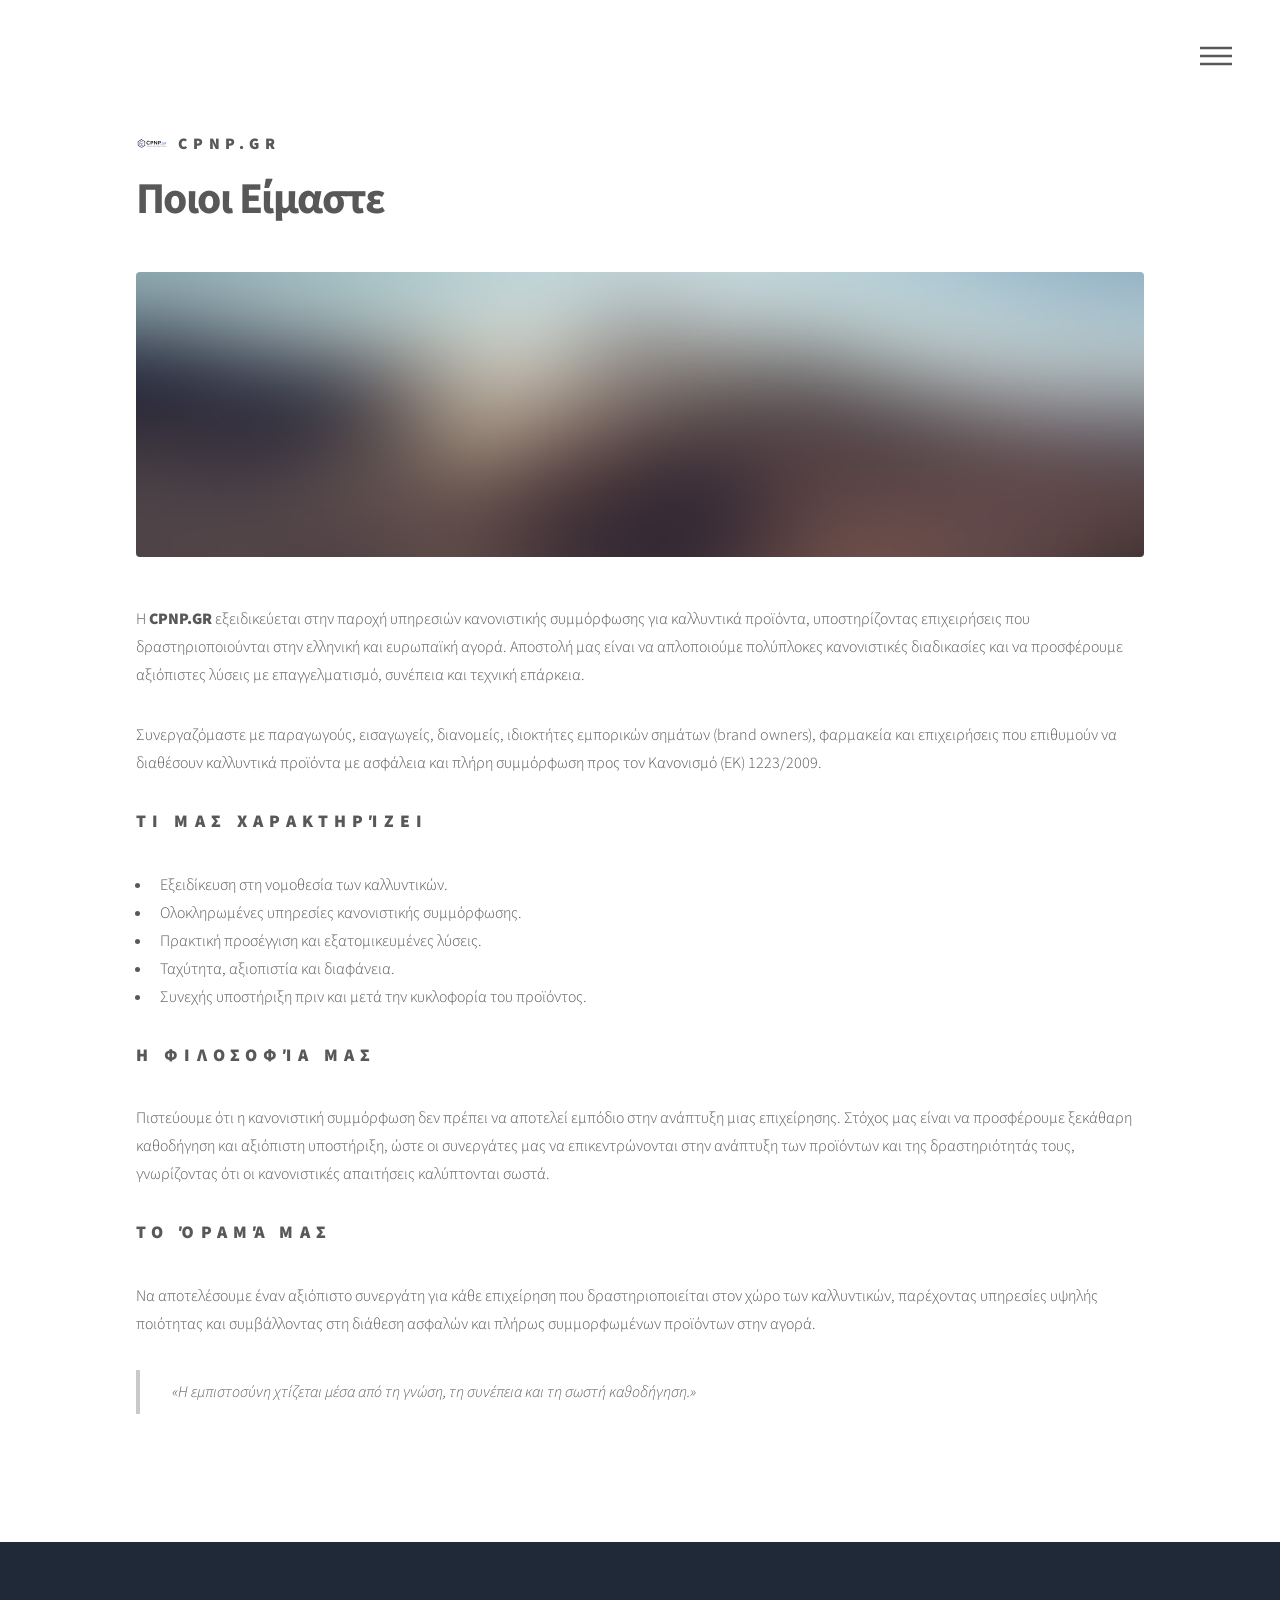
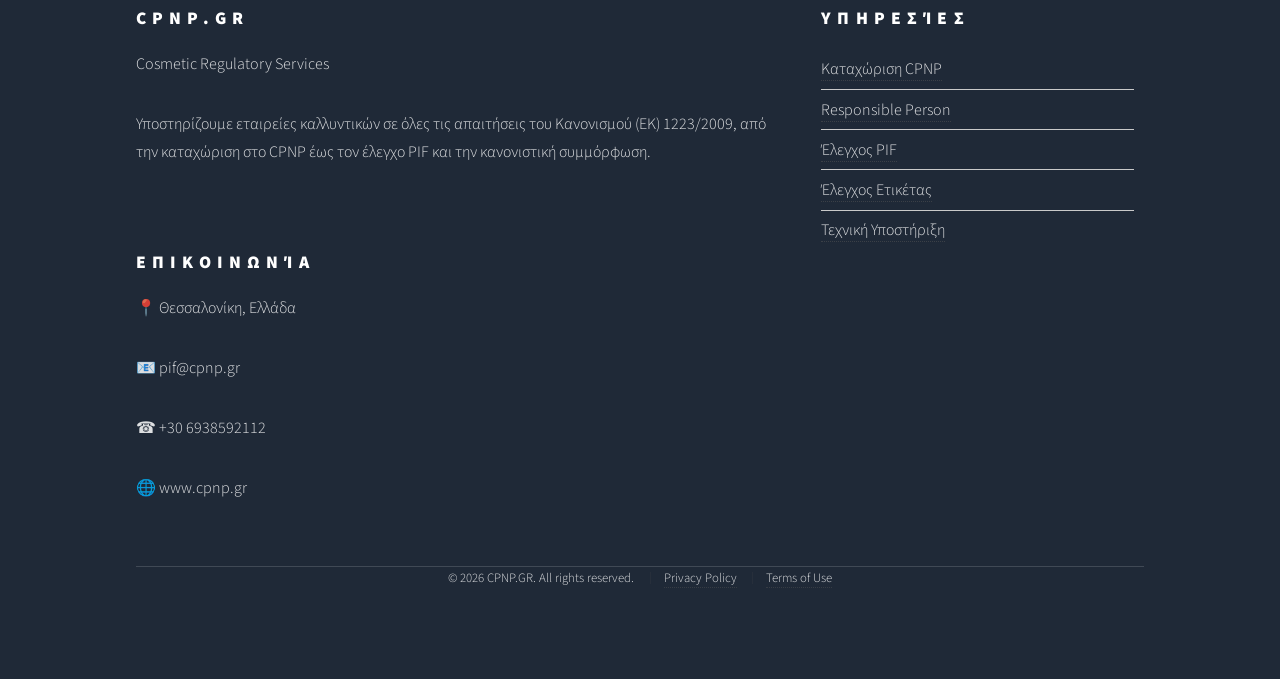
<file: about.html>
<!DOCTYPE HTML>
<!--
	Phantom by HTML5 UP
	html5up.net | @ajlkn
	Free for personal and commercial use under the CCA 3.0 license (html5up.net/license)
-->
<html>
	<head>
		<title>about</title>
		<meta charset="utf-8" />
		<meta name="viewport" content="width=device-width, initial-scale=1, user-scalable=no" />
		<link rel="stylesheet" href="assets/css/main.css" />
		<noscript><link rel="stylesheet" href="assets/css/noscript.css" /></noscript>
	</head>
	<body class="is-preload">
		<!-- Wrapper -->
			<div id="wrapper">

				<!-- Header -->
					<header id="header">
						<div class="inner">

							<!-- Logo -->
								<a href="index.html" class="logo">
									<span class="symbol"><img src="images/logo.svg" alt="" /></span><span class="title">CPNP.GR</span>
								</a>

							<!-- Nav -->
								<nav>
									<ul>
										<li><a href="#menu">Menu</a></li>
									</ul>
								</nav>

						</div>
					</header>

				<!-- Menu -->
					<nav id="menu">
						<h2>Menu</h2>
						<ul>
							<li><a href="index.html">Αρχική</a></li>
                            <li><a href="about.html">Ποιοι Είμαστε</a></li>
                            <li><a href="contact.html">Επικοινωνία</a></li>    
						</ul>
					</nav>

				<!-- Main -->
					<div id="main">
						<div class="inner">
							<h1>Ποιοι Είμαστε</h1>

<span class="image main">
    <img src="images/pic13.jpg" alt="Σχετικά με την CPNP.GR" />
</span>

<p>
Η <strong>CPNP.GR</strong> εξειδικεύεται στην παροχή υπηρεσιών κανονιστικής συμμόρφωσης για καλλυντικά προϊόντα, υποστηρίζοντας επιχειρήσεις που δραστηριοποιούνται στην ελληνική και ευρωπαϊκή αγορά. Αποστολή μας είναι να απλοποιούμε πολύπλοκες κανονιστικές διαδικασίες και να προσφέρουμε αξιόπιστες λύσεις με επαγγελματισμό, συνέπεια και τεχνική επάρκεια.
</p>

<p>
Συνεργαζόμαστε με παραγωγούς, εισαγωγείς, διανομείς, ιδιοκτήτες εμπορικών σημάτων (brand owners), φαρμακεία και επιχειρήσεις που επιθυμούν να διαθέσουν καλλυντικά προϊόντα με ασφάλεια και πλήρη συμμόρφωση προς τον Κανονισμό (ΕΚ) 1223/2009.
</p>

<h2>Τι μας χαρακτηρίζει</h2>

<ul>
    <li>Εξειδίκευση στη νομοθεσία των καλλυντικών.</li>
    <li>Ολοκληρωμένες υπηρεσίες κανονιστικής συμμόρφωσης.</li>
    <li>Πρακτική προσέγγιση και εξατομικευμένες λύσεις.</li>
    <li>Ταχύτητα, αξιοπιστία και διαφάνεια.</li>
    <li>Συνεχής υποστήριξη πριν και μετά την κυκλοφορία του προϊόντος.</li>
</ul>

<h2>Η φιλοσοφία μας</h2>

<p>
Πιστεύουμε ότι η κανονιστική συμμόρφωση δεν πρέπει να αποτελεί εμπόδιο στην ανάπτυξη μιας επιχείρησης. Στόχος μας είναι να προσφέρουμε ξεκάθαρη καθοδήγηση και αξιόπιστη υποστήριξη, ώστε οι συνεργάτες μας να επικεντρώνονται στην ανάπτυξη των προϊόντων και της δραστηριότητάς τους, γνωρίζοντας ότι οι κανονιστικές απαιτήσεις καλύπτονται σωστά.
</p>

<h2>Το όραμά μας</h2>

<p>
Να αποτελέσουμε έναν αξιόπιστο συνεργάτη για κάθε επιχείρηση που δραστηριοποιείται στον χώρο των καλλυντικών, παρέχοντας υπηρεσίες υψηλής ποιότητας και συμβάλλοντας στη διάθεση ασφαλών και πλήρως συμμορφωμένων προϊόντων στην αγορά.
</p>

<blockquote>
«Η εμπιστοσύνη χτίζεται μέσα από τη γνώση, τη συνέπεια και τη σωστή καθοδήγηση.»
</blockquote>
						</div>
					</div>

				<!-- Footer -->
					<footer id="footer">

    <div class="inner">

        <section>

            <h2>CPNP.GR</h2>

            <p>
                Cosmetic Regulatory Services
            </p>

            <p>
                Υποστηρίζουμε εταιρείες καλλυντικών σε όλες τις απαιτήσεις
                του Κανονισμού (ΕΚ) 1223/2009, από την καταχώριση στο CPNP
                έως τον έλεγχο PIF και την κανονιστική συμμόρφωση.
            </p>

        </section>

        <section>

            <h2>Υπηρεσίες</h2>

            <ul class="alt">
                <li><a href="generic.html">Καταχώριση CPNP</a></li>
                <li><a href="responsible-person.html">Responsible Person</a></li>
                <li><a href="pif.html">Έλεγχος PIF</a></li>
                <li><a href="label-check.html">Έλεγχος Ετικέτας</a></li>
                <li><a href="technical-support.html">Τεχνική Υποστήριξη</a></li>
            </ul>

        </section>

        <section>

            <h2>Επικοινωνία</h2>

            <p>
                📍 Θεσσαλονίκη, Ελλάδα
            </p>

            <p>
                📧 pif@cpnp.gr
            </p>

            <p>
                ☎ +30 6938592112
            </p>

            <p>
                🌐 www.cpnp.gr
            </p>

        </section>

        <ul class="copyright">
            <li>&copy; 2026 CPNP.GR. All rights reserved.</li>
            <li><a href="#">Privacy Policy</a></li>
            <li><a href="#">Terms of Use</a></li>
        </ul>

    </div>

</footer>

			</div>

		<!-- Scripts -->
			<script src="assets/js/jquery.min.js"></script>
			<script src="assets/js/browser.min.js"></script>
			<script src="assets/js/breakpoints.min.js"></script>
			<script src="assets/js/util.js"></script>
			<script src="assets/js/main.js"></script>

	</body>
</html>
</file>
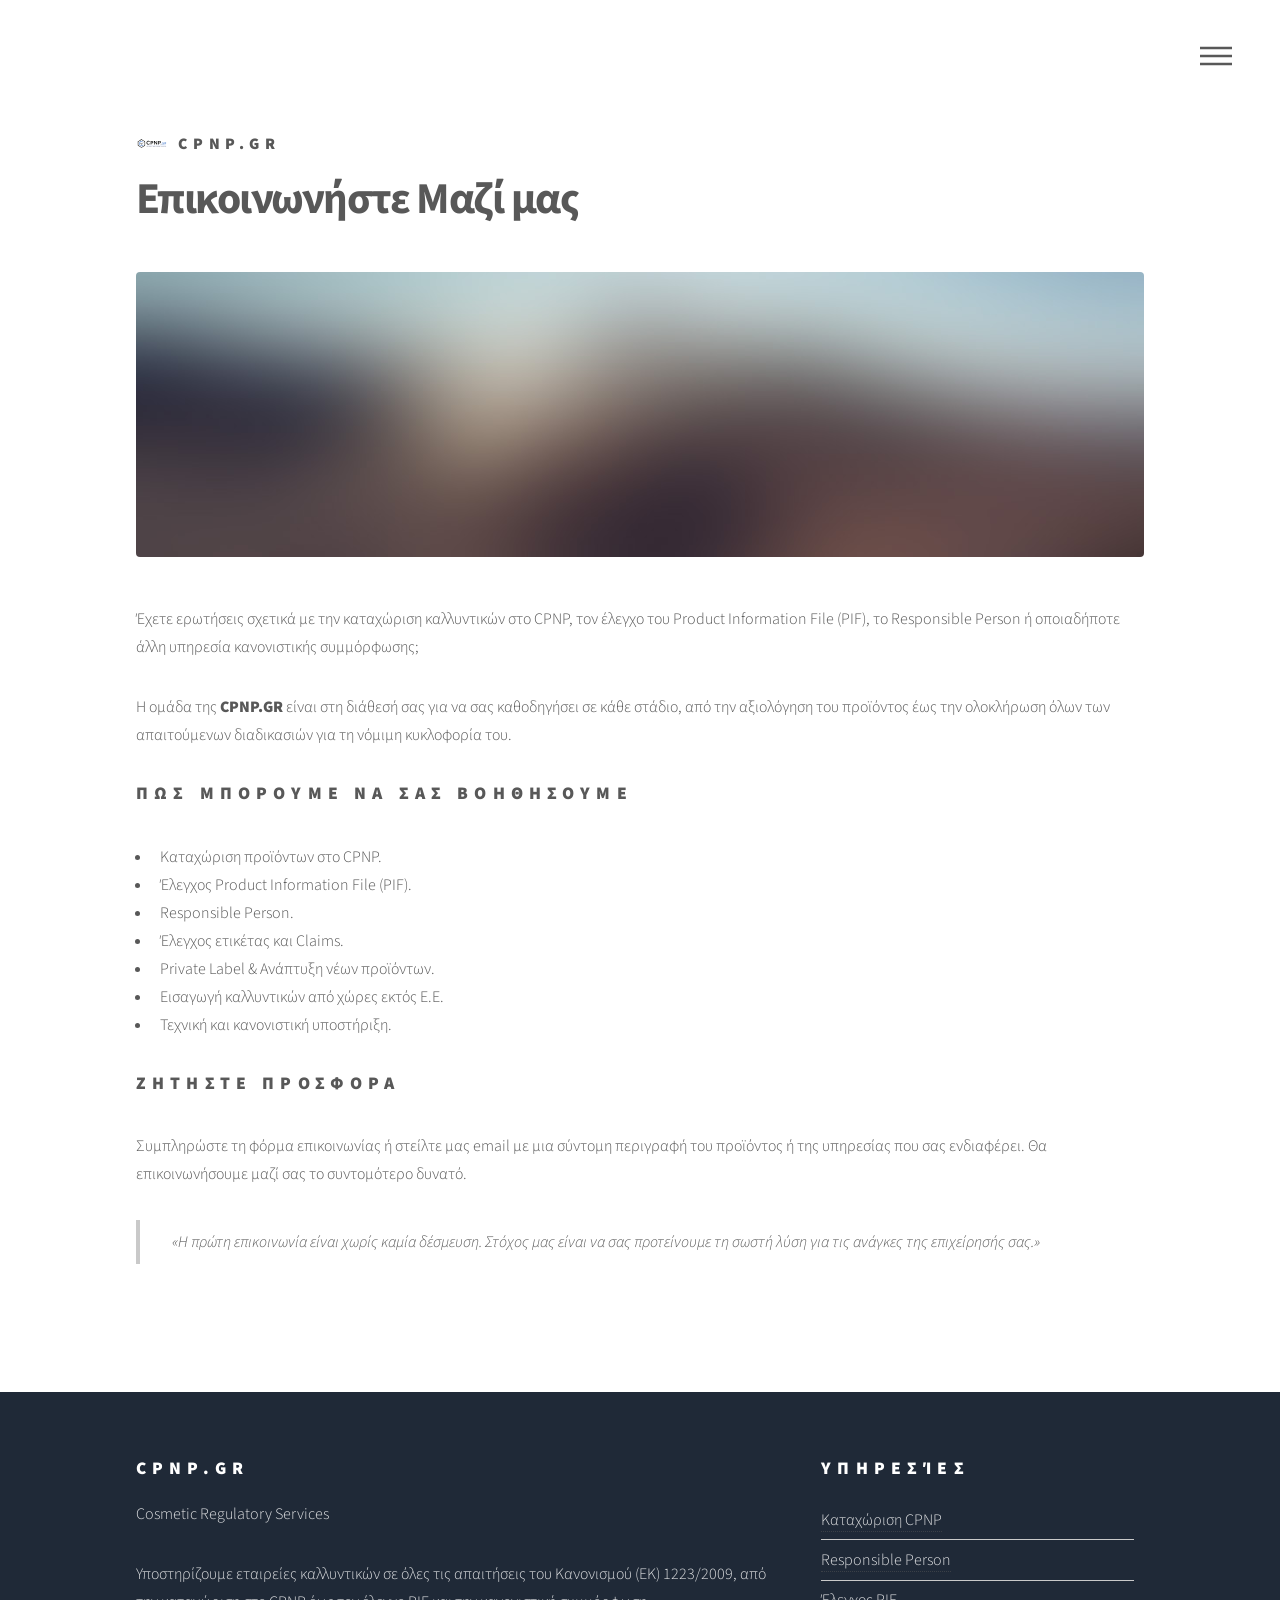
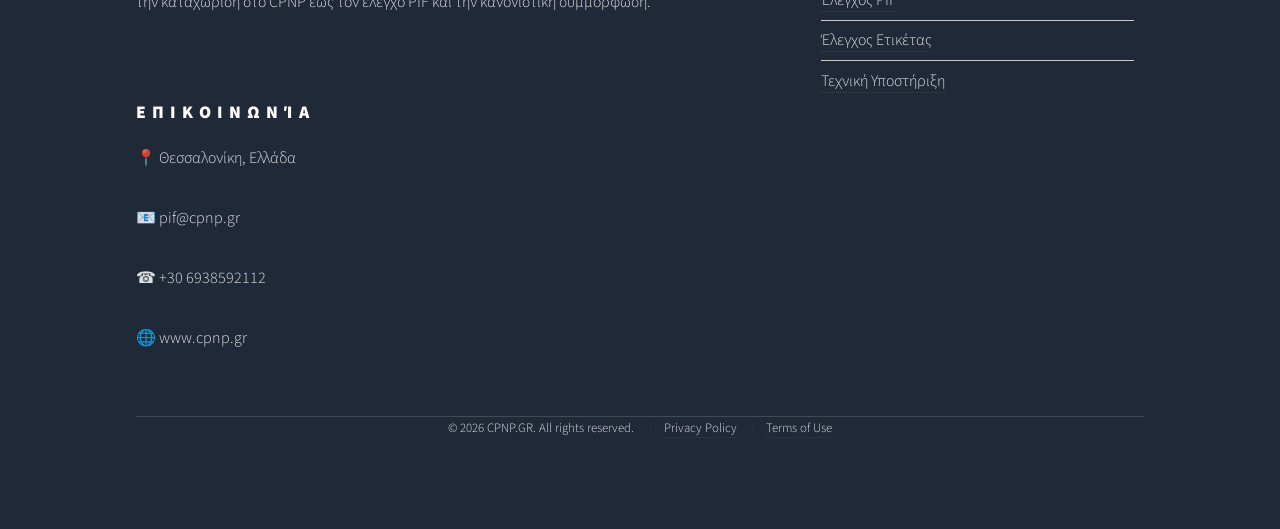
<file: contact.html>
<!DOCTYPE HTML>
<!--
	Phantom by HTML5 UP
	html5up.net | @ajlkn
	Free for personal and commercial use under the CCA 3.0 license (html5up.net/license)
-->
<html>
	<head>
		<title> contact </title>
		<meta charset="utf-8" />
		<meta name="viewport" content="width=device-width, initial-scale=1, user-scalable=no" />
		<link rel="stylesheet" href="assets/css/main.css" />
		<noscript><link rel="stylesheet" href="assets/css/noscript.css" /></noscript>
	</head>
	<body class="is-preload">
		<!-- Wrapper -->
			<div id="wrapper">

				<!-- Header -->
					<header id="header">
						<div class="inner">

							<!-- Logo -->
								<a href="index.html" class="logo">
									<span class="symbol"><img src="images/logo.svg" alt="" /></span><span class="title">CPNP.GR</span>
								</a>

							<!-- Nav -->
								<nav>
									<ul>
										<li><a href="#menu">Menu</a></li>
									</ul>
								</nav>

						</div>
					</header>

				<!-- Menu -->
					<nav id="menu">
						<h2>Menu</h2>
						<ul>
							<li><a href="index.html">Αρχική</a></li>
                            <li><a href="about.html">Ποιοι Είμαστε</a></li>
                            <li><a href="contact.html">Επικοινωνία</a></li>    
						</ul>
					</nav>

				<!-- Main -->
					<div id="main">
						<div class="inner">
							<h1>Επικοινωνήστε Μαζί μας</h1>

<span class="image main">
    <img src="images/pic13.jpg" alt="Επικοινωνία CPNP.GR" />
</span>

<p>
Έχετε ερωτήσεις σχετικά με την καταχώριση καλλυντικών στο CPNP, τον έλεγχο του Product Information File (PIF), το Responsible Person ή οποιαδήποτε άλλη υπηρεσία κανονιστικής συμμόρφωσης;
</p>

<p>
Η ομάδα της <strong>CPNP.GR</strong> είναι στη διάθεσή σας για να σας καθοδηγήσει σε κάθε στάδιο, από την αξιολόγηση του προϊόντος έως την ολοκλήρωση όλων των απαιτούμενων διαδικασιών για τη νόμιμη κυκλοφορία του.
</p>

<h2>Πως μπορουμε να σας βοηθησουμε</h2>

<ul>
    <li>Καταχώριση προϊόντων στο CPNP.</li>
    <li>Έλεγχος Product Information File (PIF).</li>
    <li>Responsible Person.</li>
    <li>Έλεγχος ετικέτας και Claims.</li>
    <li>Private Label & Ανάπτυξη νέων προϊόντων.</li>
    <li>Εισαγωγή καλλυντικών από χώρες εκτός Ε.Ε.</li>
    <li>Τεχνική και κανονιστική υποστήριξη.</li>
</ul>

<h2>Ζητηστε Προσφορα</h2>

<p>
Συμπληρώστε τη φόρμα επικοινωνίας ή στείλτε μας email με μια σύντομη περιγραφή του προϊόντος ή της υπηρεσίας που σας ενδιαφέρει. Θα επικοινωνήσουμε μαζί σας το συντομότερο δυνατό.
</p>

<blockquote>
«Η πρώτη επικοινωνία είναι χωρίς καμία δέσμευση. Στόχος μας είναι να σας προτείνουμε τη σωστή λύση για τις ανάγκες της επιχείρησής σας.»
</blockquote>
						</div>
					</div>

				<!-- Footer -->
					<footer id="footer">

    <div class="inner">

        <section>

            <h2>CPNP.GR</h2>

            <p>
                Cosmetic Regulatory Services
            </p>

            <p>
                Υποστηρίζουμε εταιρείες καλλυντικών σε όλες τις απαιτήσεις
                του Κανονισμού (ΕΚ) 1223/2009, από την καταχώριση στο CPNP
                έως τον έλεγχο PIF και την κανονιστική συμμόρφωση.
            </p>

        </section>

        <section>

            <h2>Υπηρεσίες</h2>

            <ul class="alt">
                <li><a href="generic.html">Καταχώριση CPNP</a></li>
                <li><a href="responsible-person.html">Responsible Person</a></li>
                <li><a href="pif.html">Έλεγχος PIF</a></li>
                <li><a href="label-check.html">Έλεγχος Ετικέτας</a></li>
                <li><a href="technical-support.html">Τεχνική Υποστήριξη</a></li>
            </ul>

        </section>

        <section>

            <h2>Επικοινωνία</h2>

            <p>
                📍 Θεσσαλονίκη, Ελλάδα
            </p>

            <p>
                📧 pif@cpnp.gr
            </p>

            <p>
                ☎ +30 6938592112
            </p>

            <p>
                🌐 www.cpnp.gr
            </p>

        </section>

        <ul class="copyright">
            <li>&copy; 2026 CPNP.GR. All rights reserved.</li>
            <li><a href="#">Privacy Policy</a></li>
            <li><a href="#">Terms of Use</a></li>
        </ul>

    </div>

</footer>

			</div>

		<!-- Scripts -->
			<script src="assets/js/jquery.min.js"></script>
			<script src="assets/js/browser.min.js"></script>
			<script src="assets/js/breakpoints.min.js"></script>
			<script src="assets/js/util.js"></script>
			<script src="assets/js/main.js"></script>

	</body>
</html>
</file>
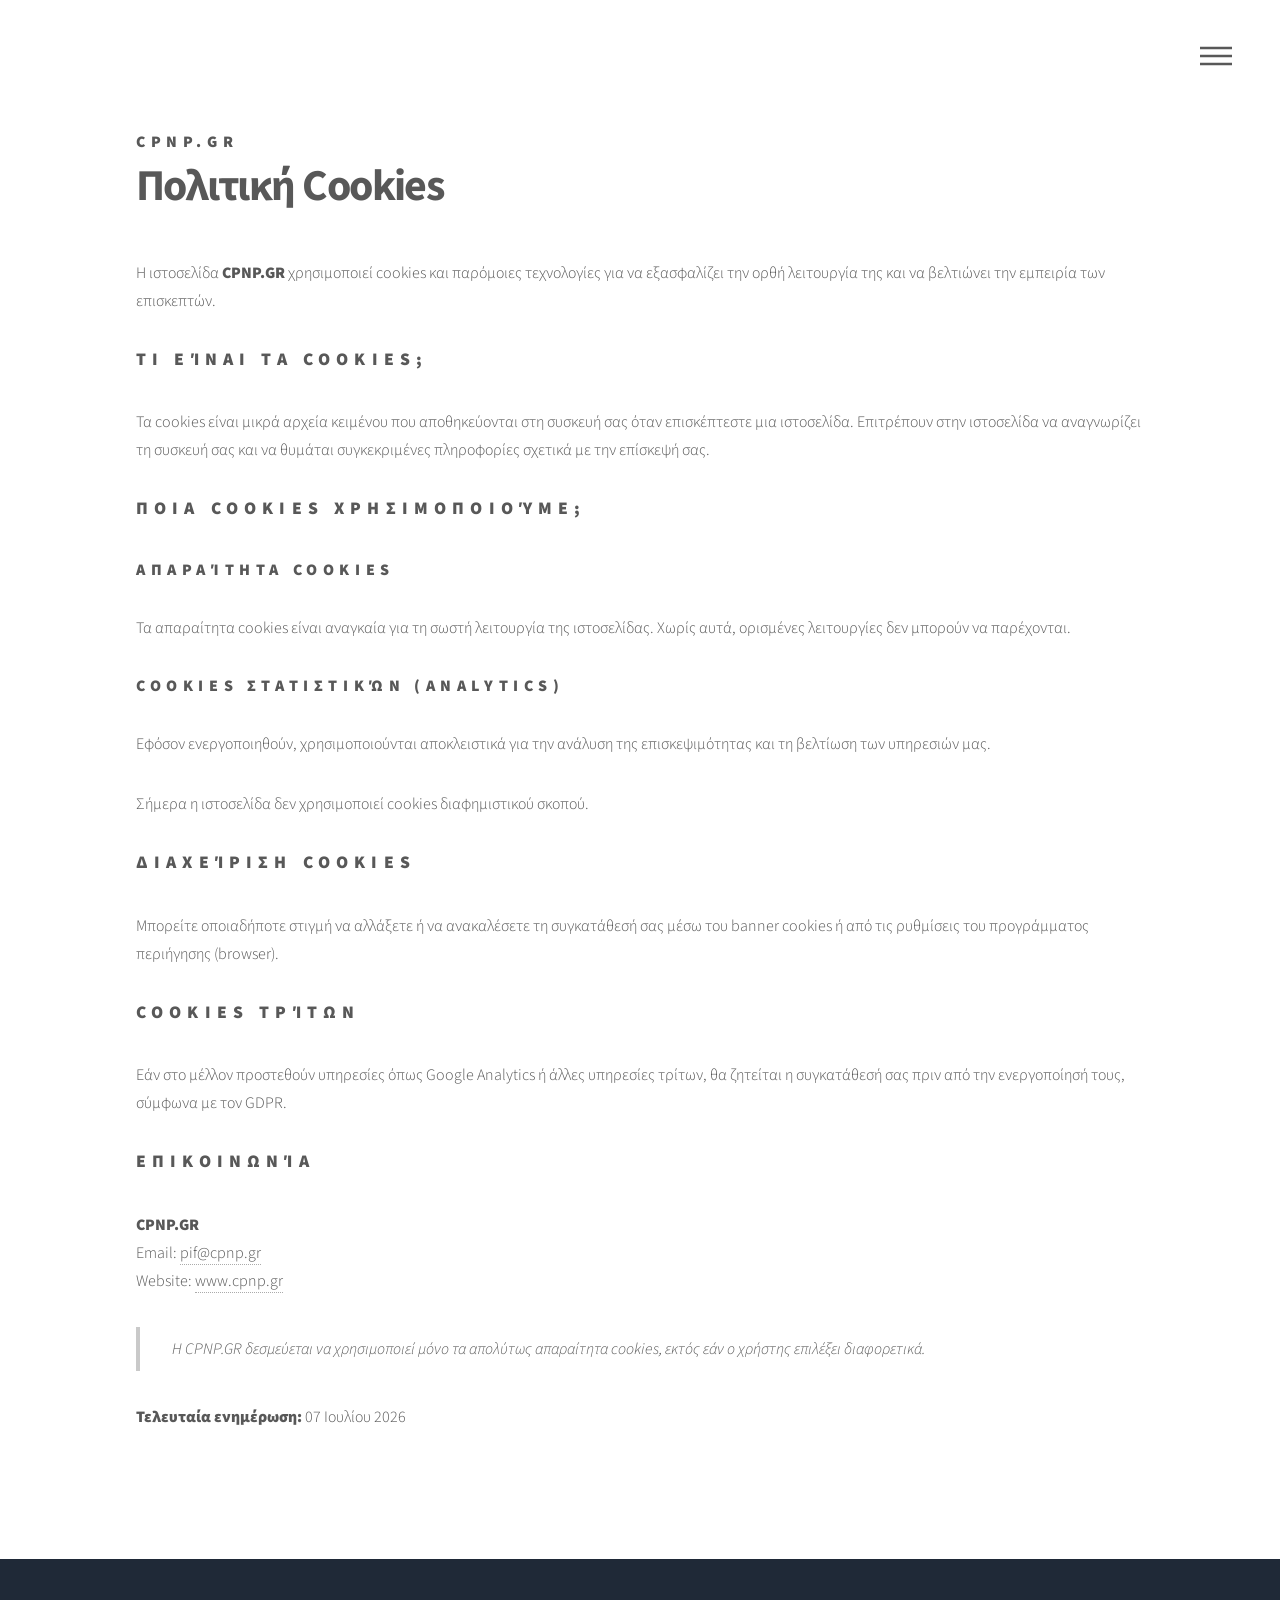
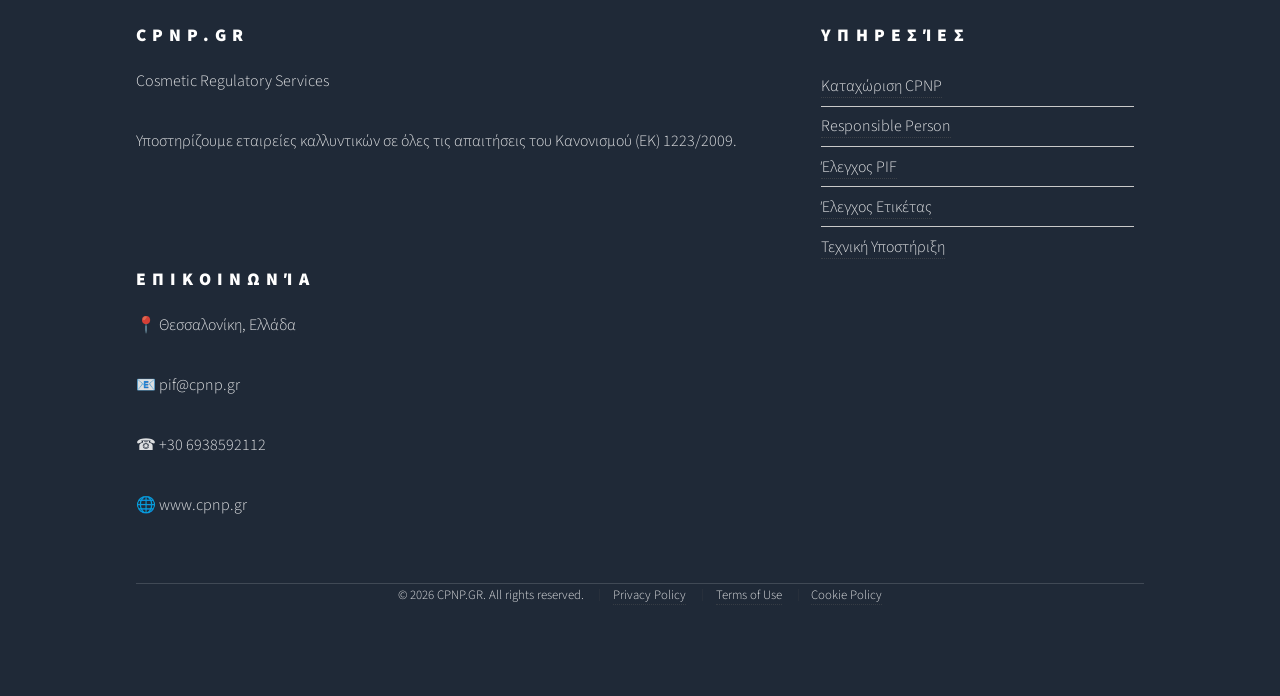
<file: cookie-policy.html>
<!DOCTYPE HTML>
<html>
<head>
    <title>Cookie Policy | CPNP.GR</title>
    <meta charset="utf-8" />
    <meta name="viewport" content="width=device-width, initial-scale=1, user-scalable=no" />
    <link rel="stylesheet" href="assets/css/main.css" />
    <noscript><link rel="stylesheet" href="assets/css/noscript.css" /></noscript>
</head>

<body class="is-preload">

<div id="wrapper">

<header id="header">
    <div class="inner">

        <a href="index.html" class="logo">
            <span class="title">CPNP.GR</span>
        </a>

        <nav>
            <ul>
                <li><a href="#menu">Μενού</a></li>
            </ul>
        </nav>

    </div>
</header>

<nav id="menu">

    <h2>Μενού</h2>

    <ul>
        <li><a href="index.html">Αρχική</a></li>
        <li><a href="about.html">Ποιοι Είμαστε</a></li>
        <li><a href="contact.html">Επικοινωνία</a></li>
    </ul>

</nav>

<div id="main">

<div class="inner">

<h1>Πολιτική Cookies</h1>

<p>
Η ιστοσελίδα <strong>CPNP.GR</strong> χρησιμοποιεί cookies και παρόμοιες τεχνολογίες
για να εξασφαλίζει την ορθή λειτουργία της και να βελτιώνει την εμπειρία των
επισκεπτών.
</p>

<h2>Τι είναι τα cookies;</h2>

<p>
Τα cookies είναι μικρά αρχεία κειμένου που αποθηκεύονται στη συσκευή σας όταν
επισκέπτεστε μια ιστοσελίδα. Επιτρέπουν στην ιστοσελίδα να αναγνωρίζει τη
συσκευή σας και να θυμάται συγκεκριμένες πληροφορίες σχετικά με την επίσκεψή σας.
</p>

<h2>Ποια cookies χρησιμοποιούμε;</h2>

<h3>Απαραίτητα Cookies</h3>

<p>
Τα απαραίτητα cookies είναι αναγκαία για τη σωστή λειτουργία της ιστοσελίδας.
Χωρίς αυτά, ορισμένες λειτουργίες δεν μπορούν να παρέχονται.
</p>

<h3>Cookies Στατιστικών (Analytics)</h3>

<p>
Εφόσον ενεργοποιηθούν, χρησιμοποιούνται αποκλειστικά για την ανάλυση της
επισκεψιμότητας και τη βελτίωση των υπηρεσιών μας.
</p>

<p>
Σήμερα η ιστοσελίδα δεν χρησιμοποιεί cookies διαφημιστικού σκοπού.
</p>

<h2>Διαχείριση Cookies</h2>

<p>
Μπορείτε οποιαδήποτε στιγμή να αλλάξετε ή να ανακαλέσετε τη συγκατάθεσή σας
μέσω του banner cookies ή από τις ρυθμίσεις του προγράμματος περιήγησης (browser).
</p>

<h2>Cookies Τρίτων</h2>

<p>
Εάν στο μέλλον προστεθούν υπηρεσίες όπως Google Analytics ή άλλες υπηρεσίες
τρίτων, θα ζητείται η συγκατάθεσή σας πριν από την ενεργοποίησή τους, σύμφωνα
με τον GDPR.
</p>

<h2>Επικοινωνία</h2>

<p>

<strong>CPNP.GR</strong><br>

Email:
<a href="mailto:pif@cpnp.gr">pif@cpnp.gr</a><br>

Website:
<a href="https://www.cpnp.gr">www.cpnp.gr</a>

</p>

<blockquote>

Η CPNP.GR δεσμεύεται να χρησιμοποιεί μόνο τα απολύτως απαραίτητα cookies,
εκτός εάν ο χρήστης επιλέξει διαφορετικά.

</blockquote>

<p>

<strong>Τελευταία ενημέρωση:</strong> 07 Ιουλίου 2026

</p>

</div>

</div>

<footer id="footer">

    <div class="inner">

        <section>

            <h2>CPNP.GR</h2>

            <p>Cosmetic Regulatory Services</p>

            <p>
                Υποστηρίζουμε εταιρείες καλλυντικών σε όλες τις απαιτήσεις του
                Κανονισμού (ΕΚ) 1223/2009.
            </p>

        </section>

        <section>

            <h2>Υπηρεσίες</h2>

            <ul class="alt">

                <li><a href="generic.html">Καταχώριση CPNP</a></li>
                <li><a href="responsible-person.html">Responsible Person</a></li>
                <li><a href="pif.html">Έλεγχος PIF</a></li>
                <li><a href="label-check.html">Έλεγχος Ετικέτας</a></li>
                <li><a href="technical-support.html">Τεχνική Υποστήριξη</a></li>

            </ul>

        </section>

        <section>

            <h2>Επικοινωνία</h2>

            <p>📍 Θεσσαλονίκη, Ελλάδα</p>
            <p>📧 pif@cpnp.gr</p>
            <p>☎ +30 6938592112</p>
            <p>🌐 www.cpnp.gr</p>

        </section>

        <ul class="copyright">

            <li>&copy; 2026 CPNP.GR. All rights reserved.</li>

            <li><a href="privacy-policy.html">Privacy Policy</a></li>

            <li><a href="terms-of-use.html">Terms of Use</a></li>

            <li><a href="cookie-policy.html">Cookie Policy</a></li>

        </ul>

    </div>

</footer>

</div>

<script src="assets/js/jquery.min.js"></script>
<script src="assets/js/browser.min.js"></script>
<script src="assets/js/breakpoints.min.js"></script>
<script src="assets/js/util.js"></script>
<script src="assets/js/main.js"></script>

</body>
</html>
</file>
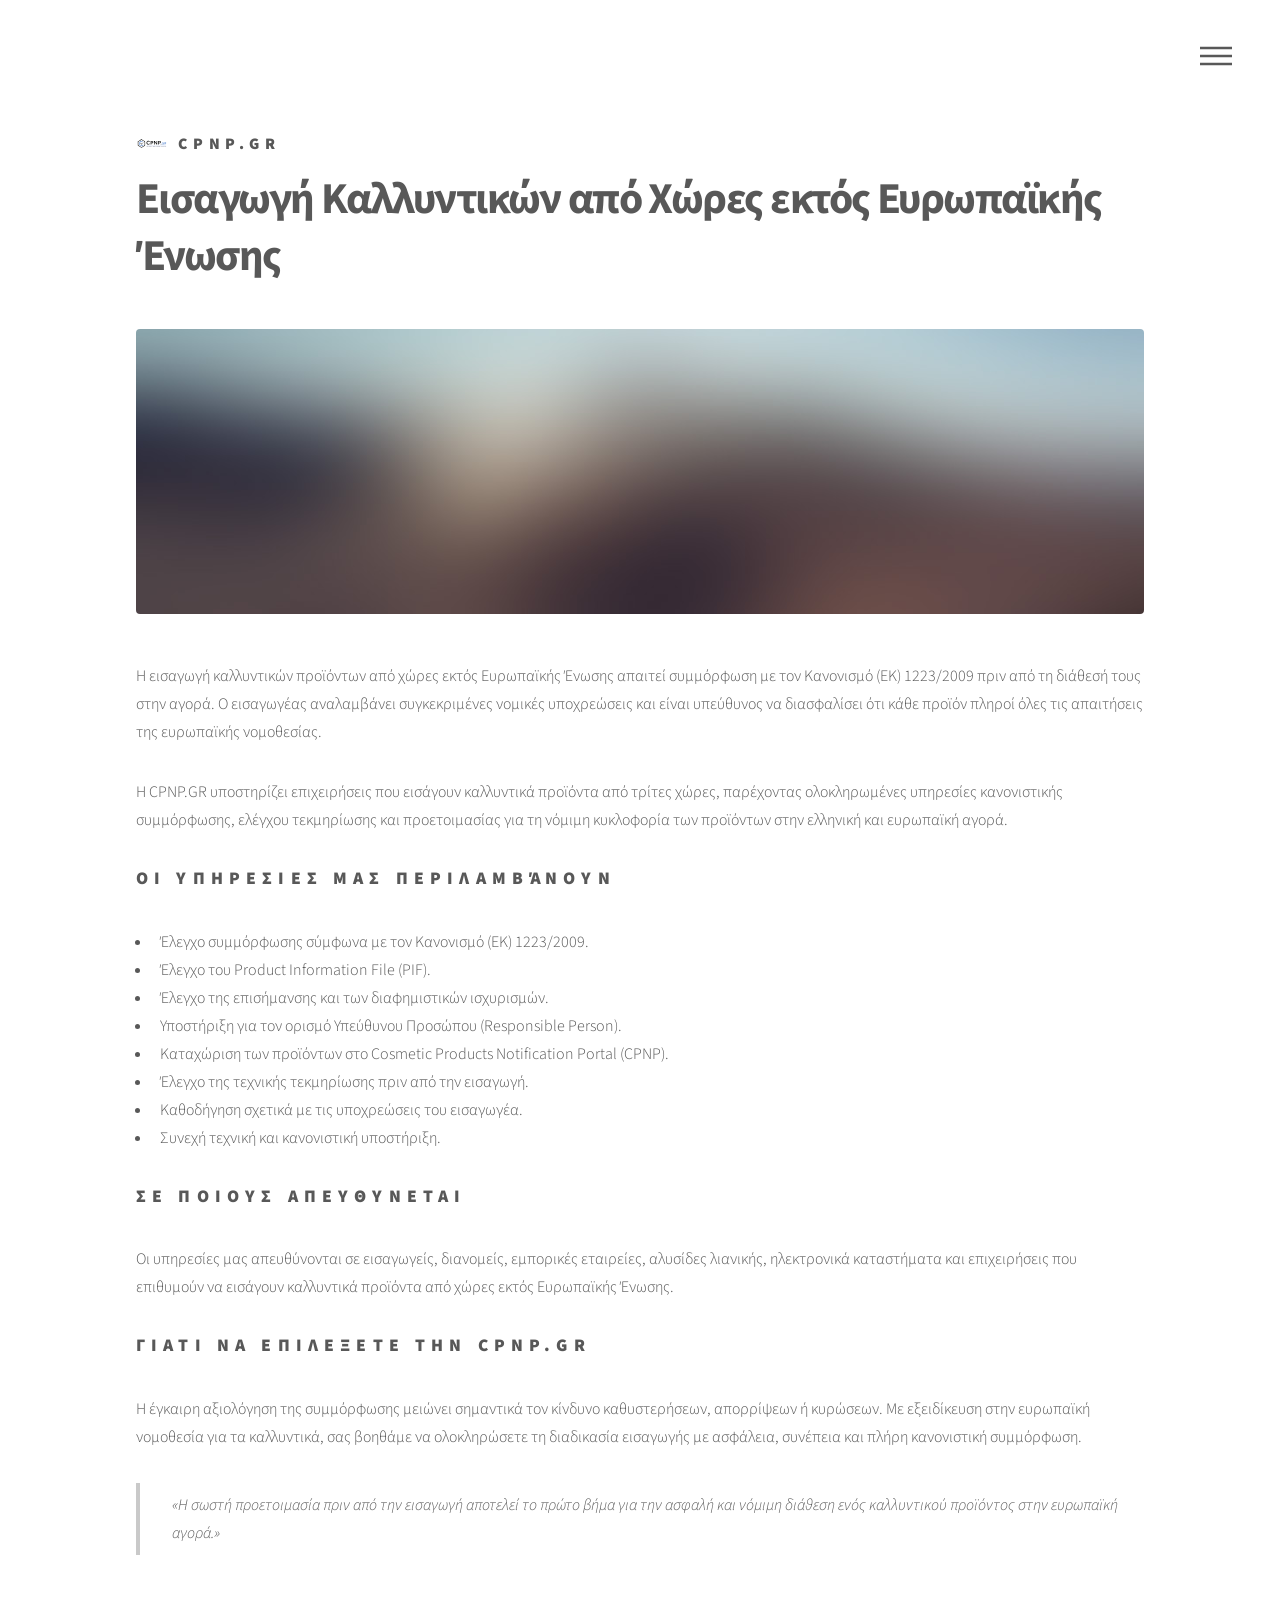
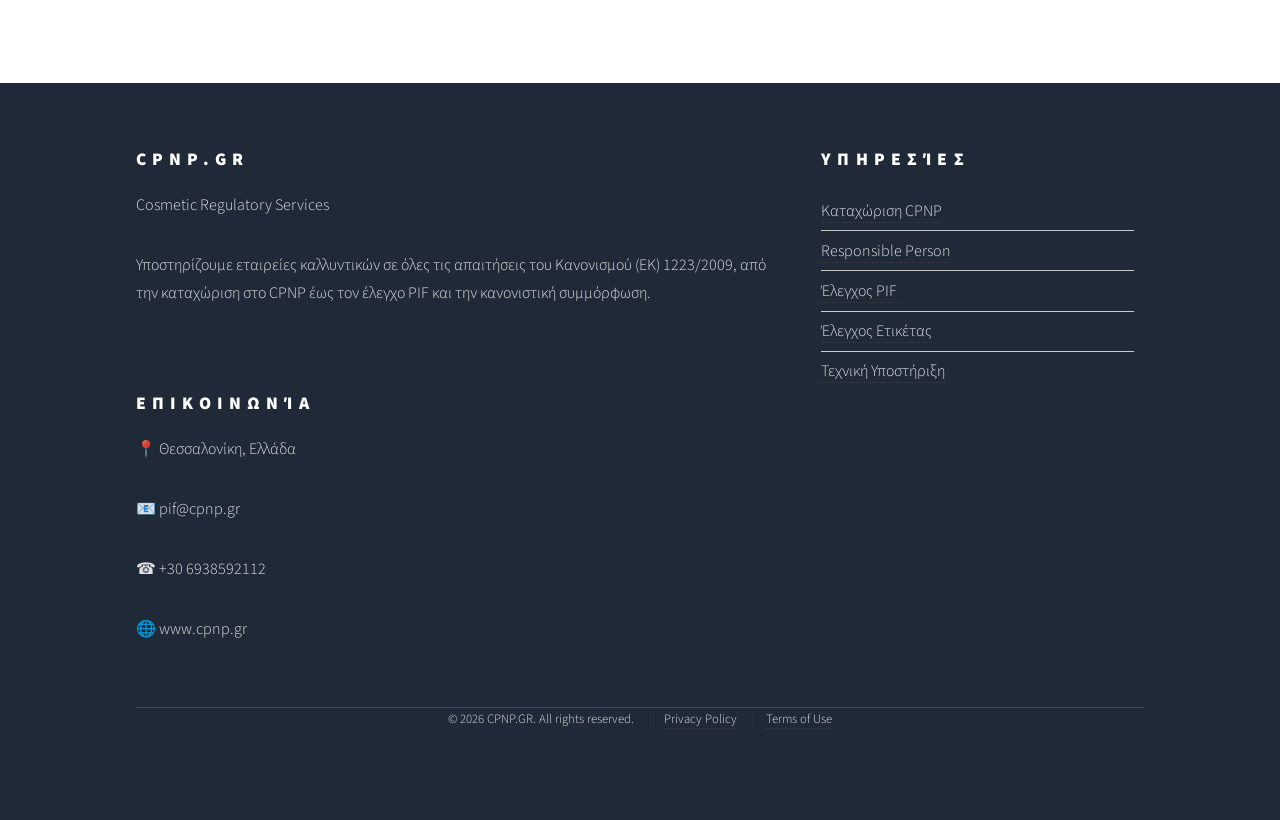
<file: cosmetic-imports.html>
<!DOCTYPE HTML>
<html>
<head>
<title>cosmetics-imports</title>
<meta charset="utf-8">
<meta name="viewport" content="width=device-width, initial-scale=1">
<link rel="stylesheet" href="assets/css/main.css">
<noscript><link rel="stylesheet" href="assets/css/noscript.css"></noscript>
</head>
<body class="is-preload">
<div id="wrapper">
<header id="header"><div class="inner">
<a href="index.html" class="logo"><span class="symbol"><img src="images/logo.svg" alt=""></span><span class="title">CPNP.GR</span></a>
<nav><ul><li><a href="#menu">Μενού</a></li></ul></nav>
</div></header>
<nav id="menu">
<h2>Μενού</h2>
<ul>
<li><a href="index.html">Αρχική</a></li>
                            <li><a href="about.html">Ποιοι Είμαστε</a></li>
                            <li><a href="contact.html">Επικοινωνία</a></li>    
</ul>
</nav>
<div id="main"><div class="inner">
<h1>Εισαγωγή Καλλυντικών από Χώρες εκτός Ευρωπαϊκής Ένωσης</h1>

<span class="image main">
    <img src="images/pic13.jpg" alt="Εισαγωγή Καλλυντικών" />
</span>

<p>
Η εισαγωγή καλλυντικών προϊόντων από χώρες εκτός Ευρωπαϊκής Ένωσης απαιτεί συμμόρφωση με τον Κανονισμό (ΕΚ) 1223/2009 πριν από τη διάθεσή τους στην αγορά. Ο εισαγωγέας αναλαμβάνει συγκεκριμένες νομικές υποχρεώσεις και είναι υπεύθυνος να διασφαλίσει ότι κάθε προϊόν πληροί όλες τις απαιτήσεις της ευρωπαϊκής νομοθεσίας.
</p>

<p>
Η CPNP.GR υποστηρίζει επιχειρήσεις που εισάγουν καλλυντικά προϊόντα από τρίτες χώρες, παρέχοντας ολοκληρωμένες υπηρεσίες κανονιστικής συμμόρφωσης, ελέγχου τεκμηρίωσης και προετοιμασίας για τη νόμιμη κυκλοφορία των προϊόντων στην ελληνική και ευρωπαϊκή αγορά.
</p>

<h2>Οι υπηρεσιες μας περιλαμβάνουν</h2>

<ul>
    <li>Έλεγχο συμμόρφωσης σύμφωνα με τον Κανονισμό (ΕΚ) 1223/2009.</li>
    <li>Έλεγχο του Product Information File (PIF).</li>
    <li>Έλεγχο της επισήμανσης και των διαφημιστικών ισχυρισμών.</li>
    <li>Υποστήριξη για τον ορισμό Υπεύθυνου Προσώπου (Responsible Person).</li>
    <li>Καταχώριση των προϊόντων στο Cosmetic Products Notification Portal (CPNP).</li>
    <li>Έλεγχο της τεχνικής τεκμηρίωσης πριν από την εισαγωγή.</li>
    <li>Καθοδήγηση σχετικά με τις υποχρεώσεις του εισαγωγέα.</li>
    <li>Συνεχή τεχνική και κανονιστική υποστήριξη.</li>
</ul>

<h2>Σε ποιους απευθυνεται</h2>

<p>
Οι υπηρεσίες μας απευθύνονται σε εισαγωγείς, διανομείς, εμπορικές εταιρείες, αλυσίδες λιανικής, ηλεκτρονικά καταστήματα και επιχειρήσεις που επιθυμούν να εισάγουν καλλυντικά προϊόντα από χώρες εκτός Ευρωπαϊκής Ένωσης.
</p>

<h2>Γιατι να επιλεξετε την CPNP.GR</h2>

<p>
Η έγκαιρη αξιολόγηση της συμμόρφωσης μειώνει σημαντικά τον κίνδυνο καθυστερήσεων, απορρίψεων ή κυρώσεων. Με εξειδίκευση στην ευρωπαϊκή νομοθεσία για τα καλλυντικά, σας βοηθάμε να ολοκληρώσετε τη διαδικασία εισαγωγής με ασφάλεια, συνέπεια και πλήρη κανονιστική συμμόρφωση.
</p>

<blockquote>
«Η σωστή προετοιμασία πριν από την εισαγωγή αποτελεί το πρώτο βήμα για την ασφαλή και νόμιμη διάθεση ενός καλλυντικού προϊόντος στην ευρωπαϊκή αγορά.»
</blockquote>
</div></div>
<!-- Footer -->
					<footer id="footer">

    <div class="inner">

        <section>

            <h2>CPNP.GR</h2>

            <p>
                Cosmetic Regulatory Services
            </p>

            <p>
                Υποστηρίζουμε εταιρείες καλλυντικών σε όλες τις απαιτήσεις
                του Κανονισμού (ΕΚ) 1223/2009, από την καταχώριση στο CPNP
                έως τον έλεγχο PIF και την κανονιστική συμμόρφωση.
            </p>

        </section>

        <section>

            <h2>Υπηρεσίες</h2>

            <ul class="alt">
                <li><a href="generic.html">Καταχώριση CPNP</a></li>
                <li><a href="responsible-person.html">Responsible Person</a></li>
                <li><a href="pif.html">Έλεγχος PIF</a></li>
                <li><a href="label-check.html">Έλεγχος Ετικέτας</a></li>
                <li><a href="technical-support.html">Τεχνική Υποστήριξη</a></li>
            </ul>

        </section>

        <section>

            <h2>Επικοινωνία</h2>

            <p>
                📍 Θεσσαλονίκη, Ελλάδα
            </p>

            <p>
                📧 pif@cpnp.gr
            </p>

            <p>
                ☎ +30 6938592112
            </p>

            <p>
                🌐 www.cpnp.gr
            </p>

        </section>

        <ul class="copyright">
            <li>&copy; 2026 CPNP.GR. All rights reserved.</li>
            <li><a href="#">Privacy Policy</a></li>
            <li><a href="#">Terms of Use</a></li>
        </ul>

    </div>

</footer>
</div>
<script src="assets/js/jquery.min.js"></script>
<script src="assets/js/browser.min.js"></script>
<script src="assets/js/breakpoints.min.js"></script>
<script src="assets/js/util.js"></script>
<script src="assets/js/main.js"></script>
</body>
</html>
</file>
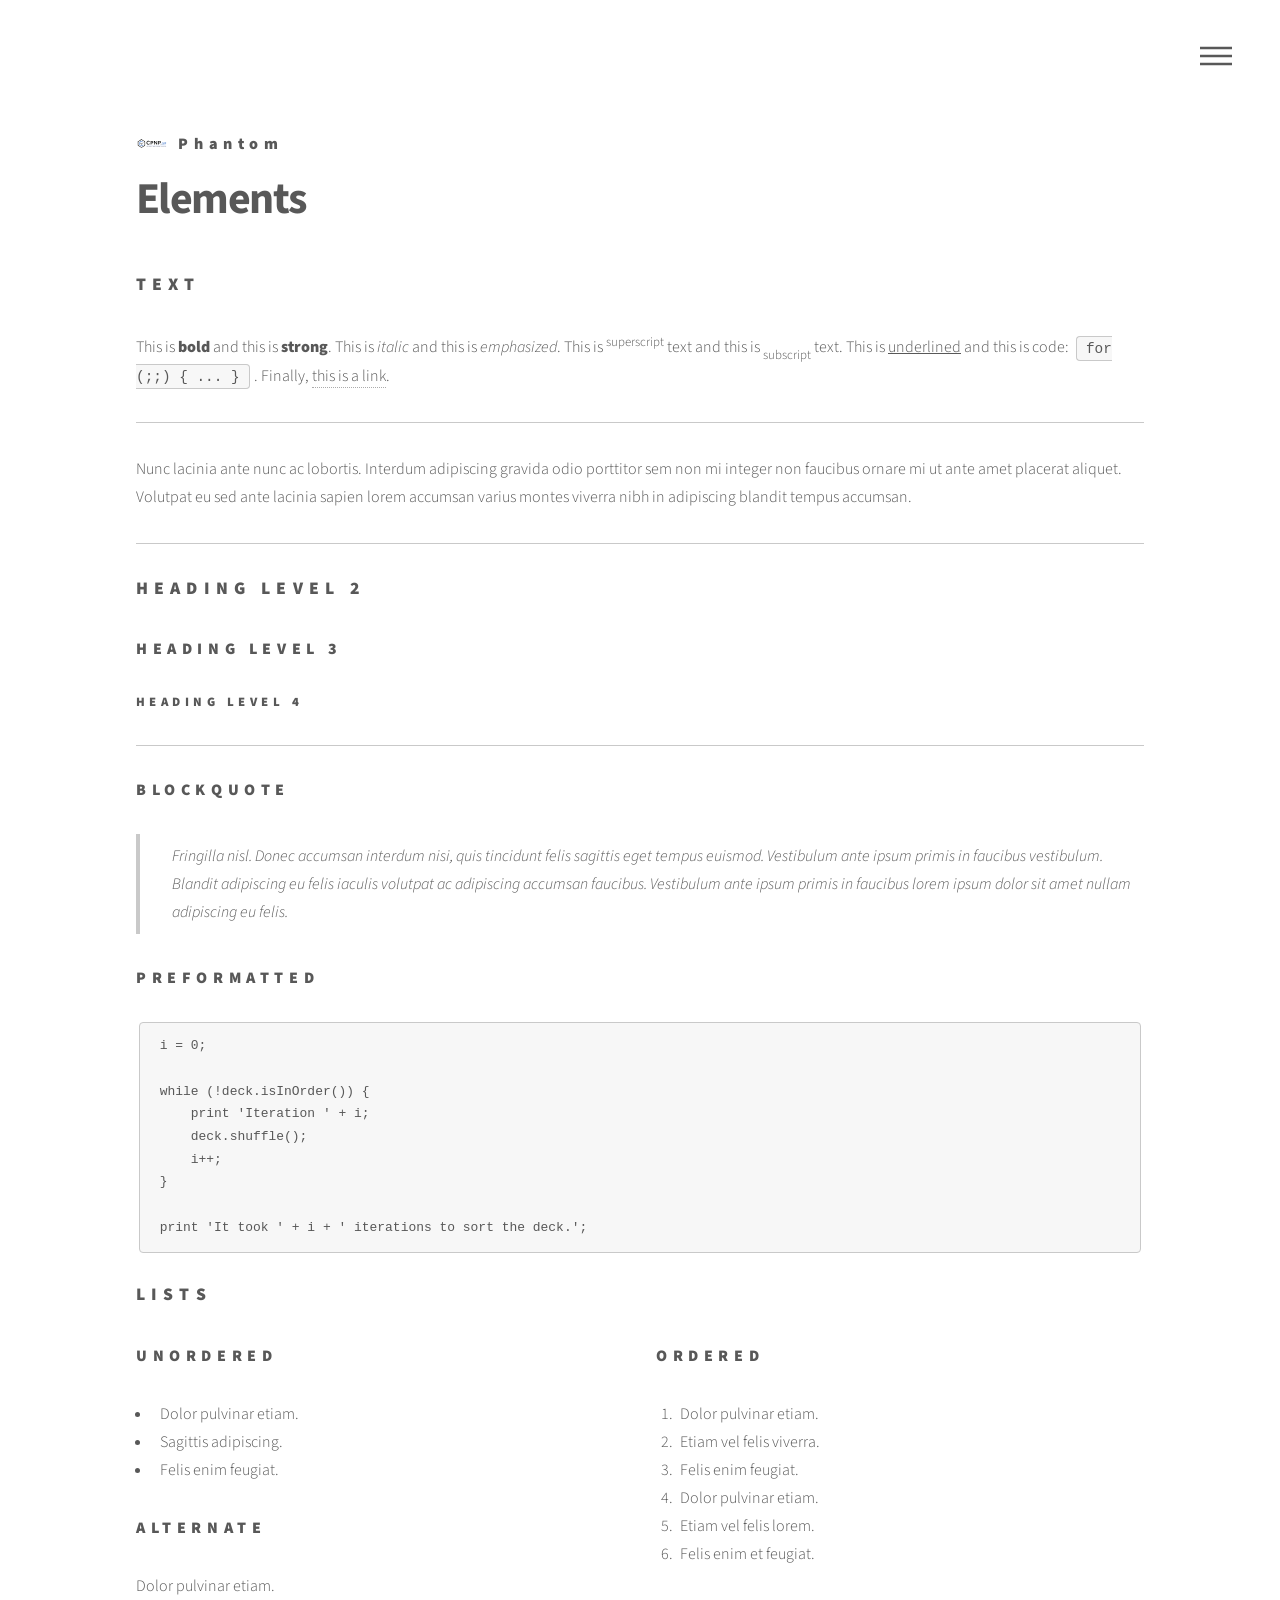
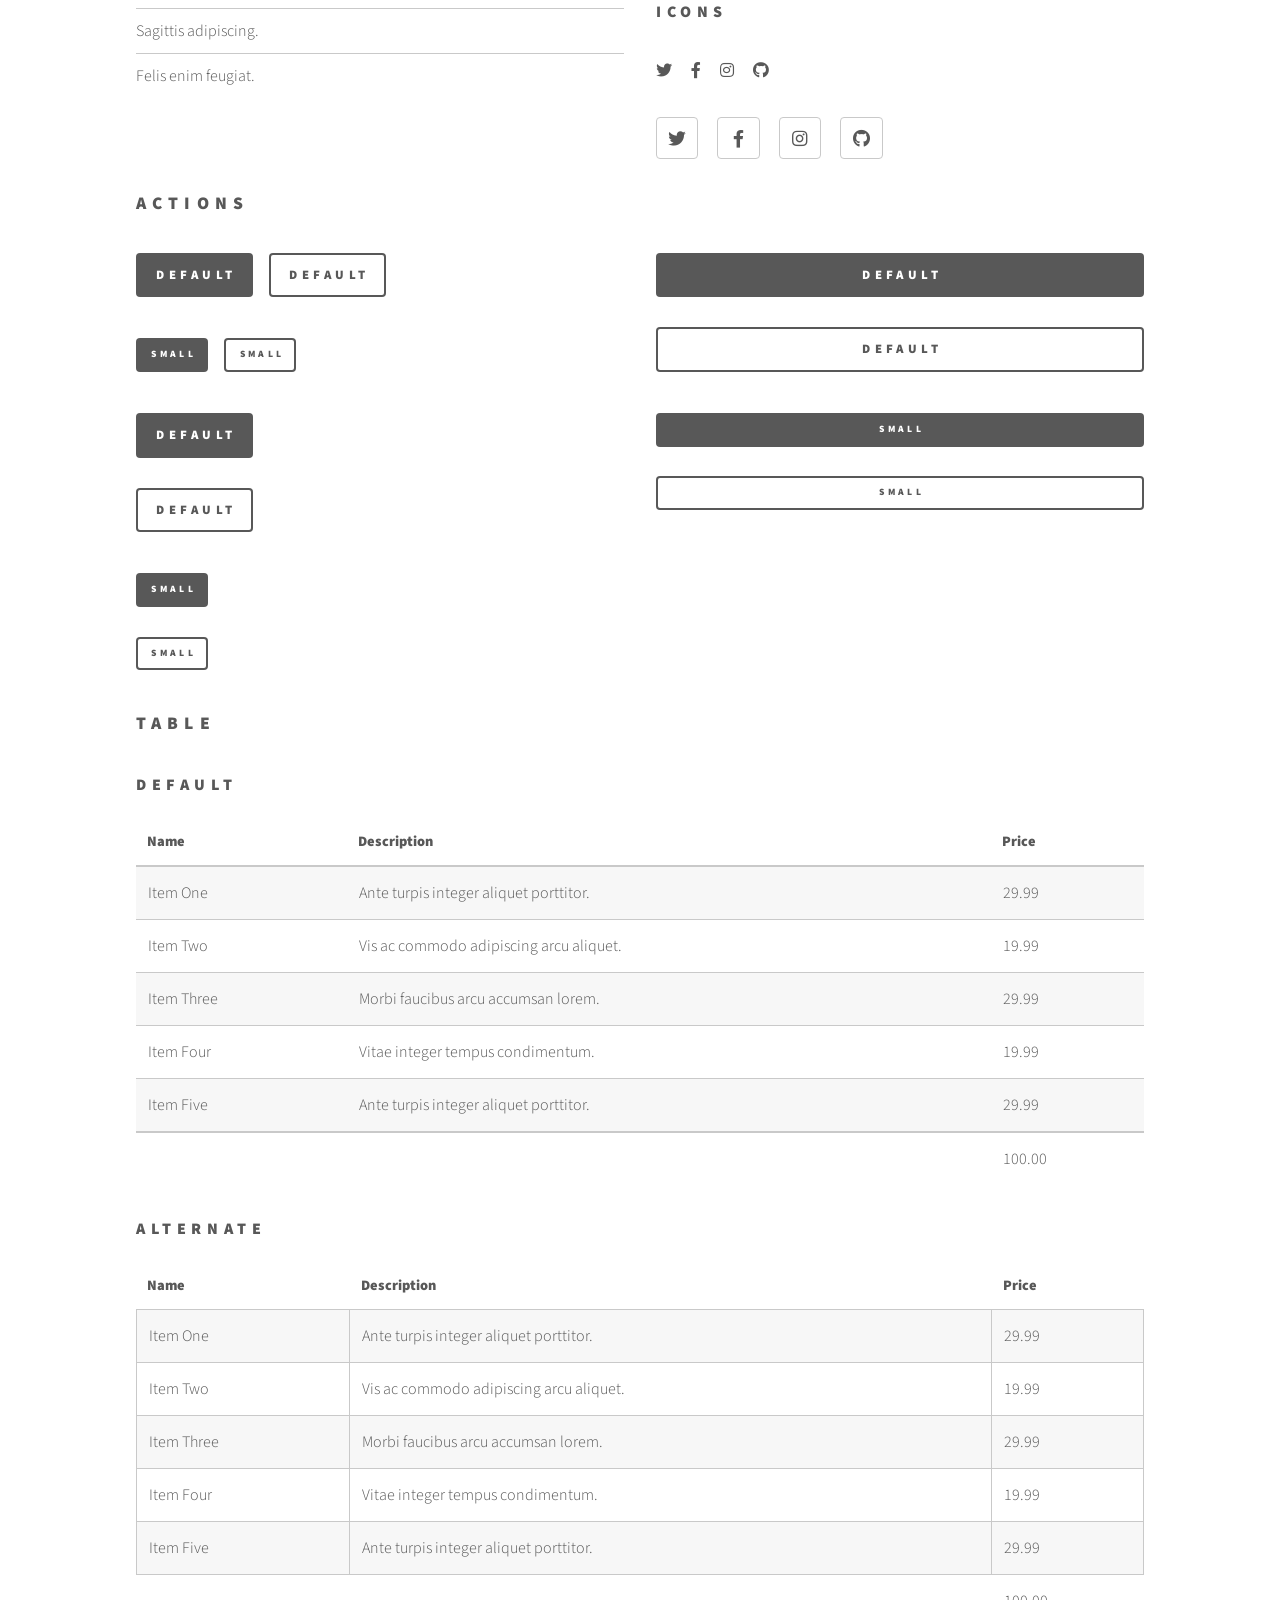
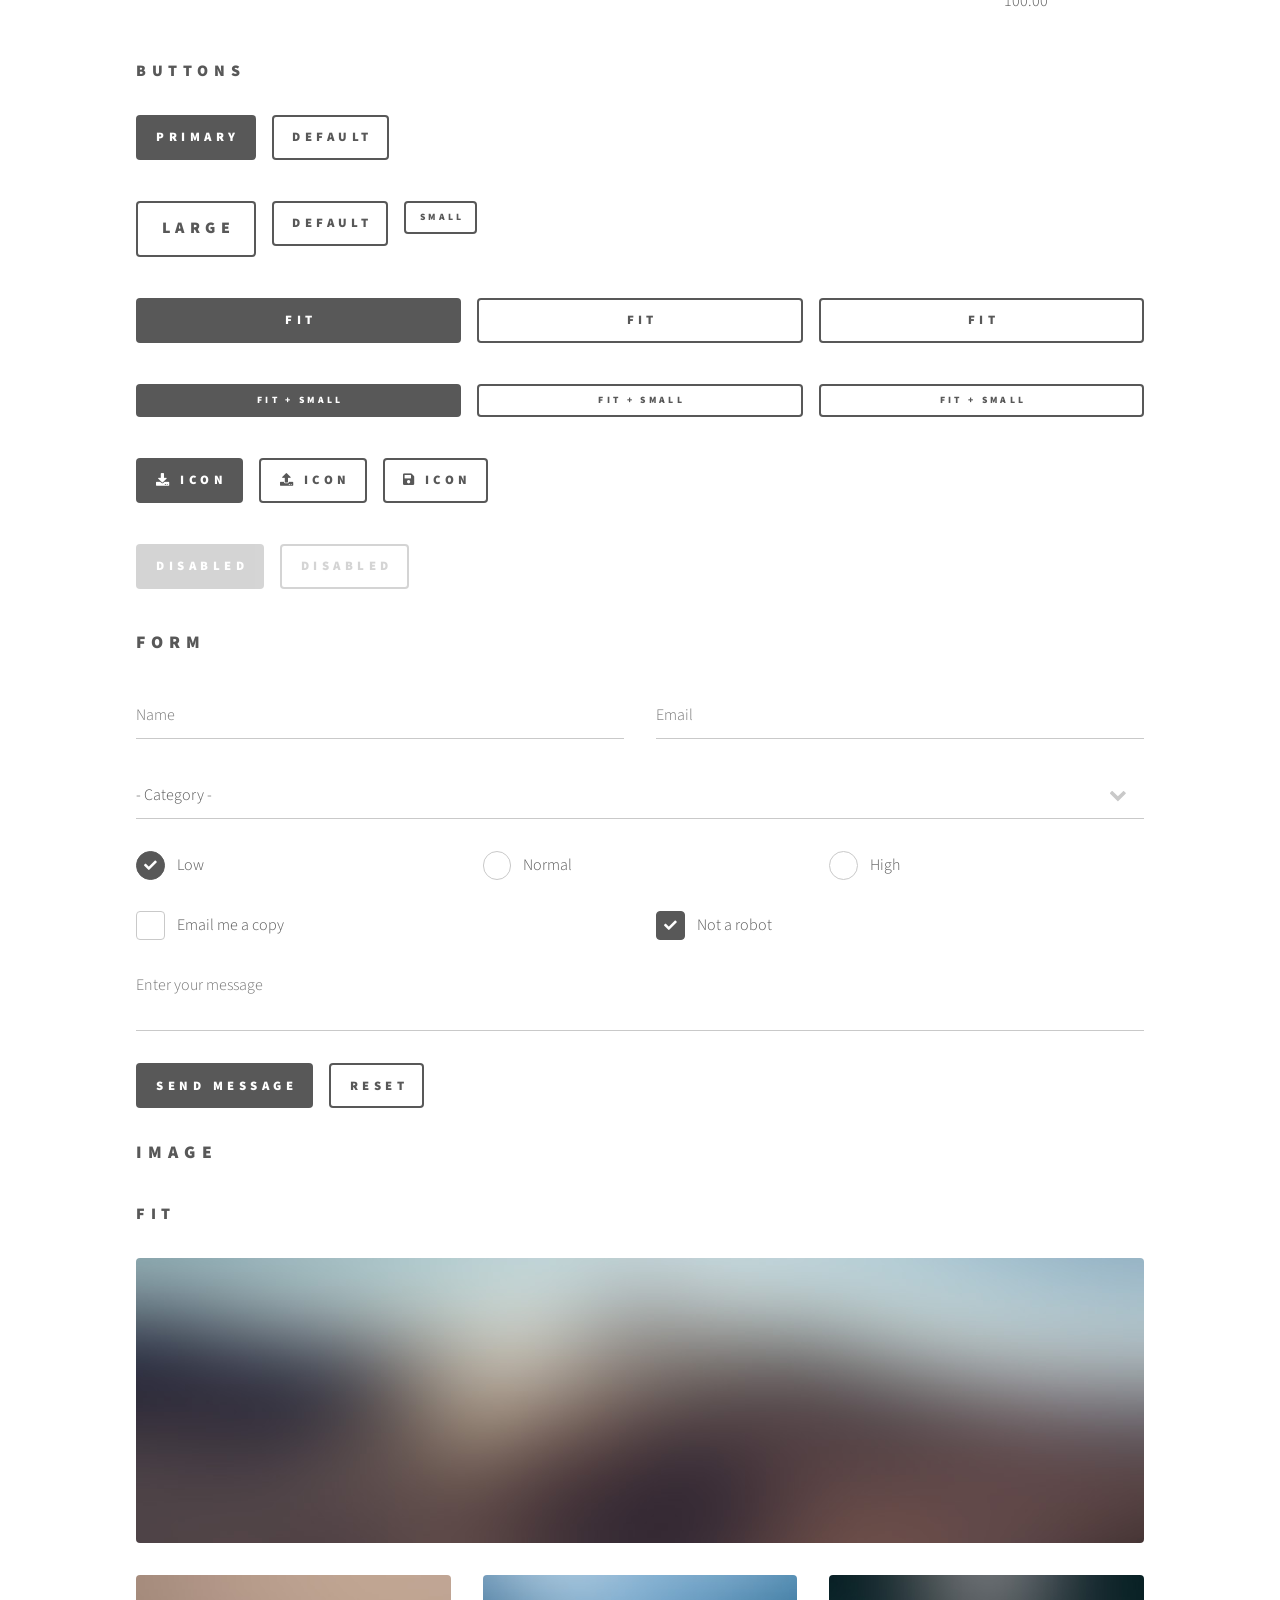
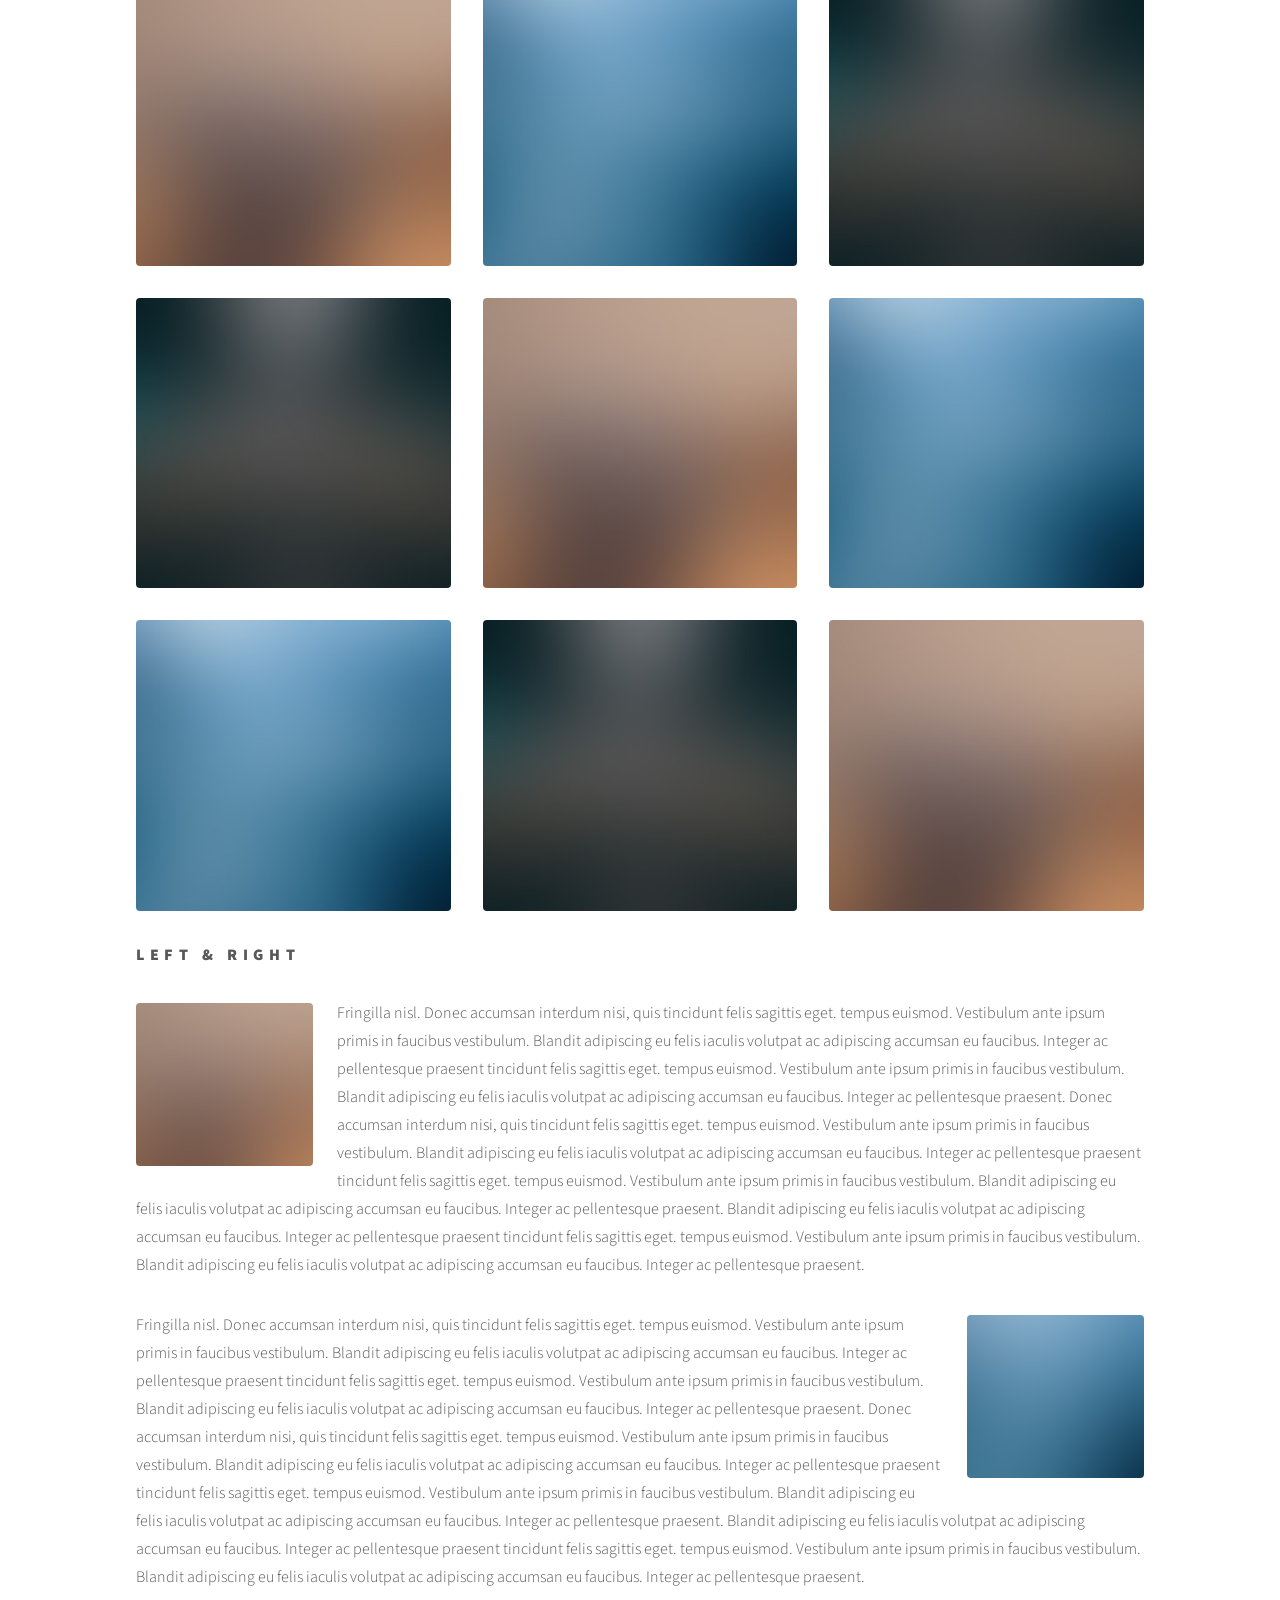
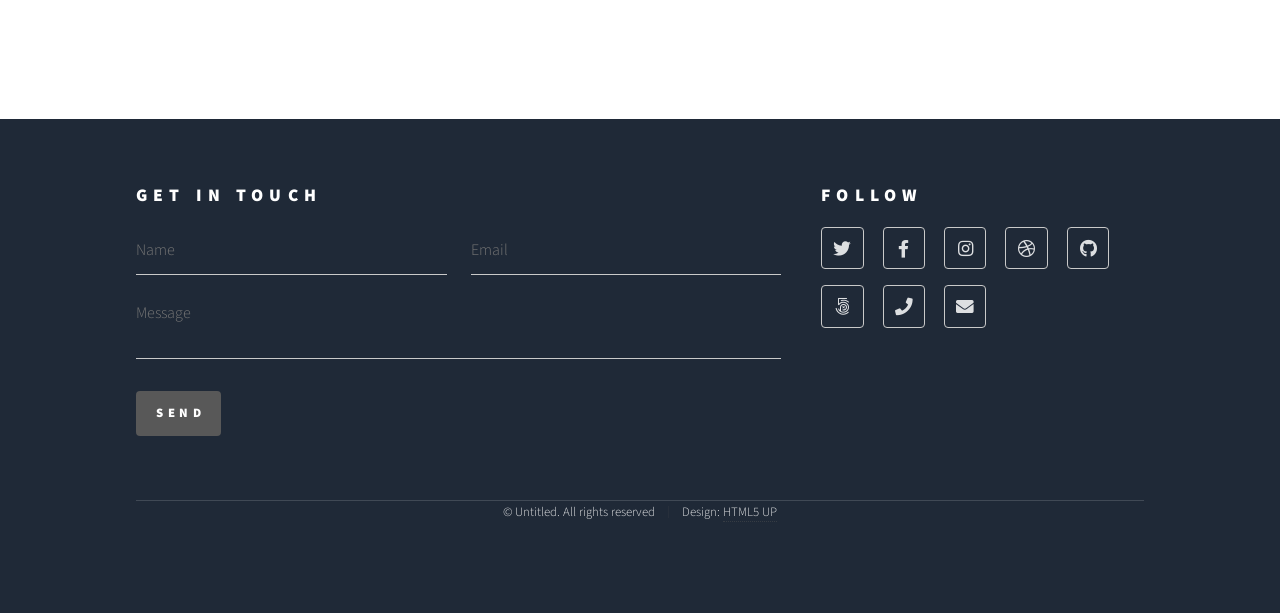
<file: elements.html>
<!DOCTYPE HTML>
<!--
	Phantom by HTML5 UP
	html5up.net | @ajlkn
	Free for personal and commercial use under the CCA 3.0 license (html5up.net/license)
-->
<html>
	<head>
		<title>Elements - Phantom by HTML5 UP</title>
		<meta charset="utf-8" />
		<meta name="viewport" content="width=device-width, initial-scale=1, user-scalable=no" />
		<link rel="stylesheet" href="assets/css/main.css" />
		<noscript><link rel="stylesheet" href="assets/css/noscript.css" /></noscript>
	</head>
	<body class="is-preload">
		<!-- Wrapper -->
			<div id="wrapper">

				<!-- Header -->
					<header id="header">
						<div class="inner">

							<!-- Logo -->
								<a href="index.html" class="logo">
									<span class="symbol"><img src="images/logo.svg" alt="" /></span><span class="title">Phantom</span>
								</a>

							<!-- Nav -->
								<nav>
									<ul>
										<li><a href="#menu">Menu</a></li>
									</ul>
								</nav>

						</div>
					</header>

				<!-- Menu -->
					<nav id="menu">
						<h2>Menu</h2>
						<ul>
							<li><a href="index.html">Home</a></li>
							<li><a href="generic.html">Ipsum veroeros</a></li>
							<li><a href="generic.html">Tempus etiam</a></li>
							<li><a href="generic.html">Consequat dolor</a></li>
							<li><a href="elements.html">Elements</a></li>
						</ul>
					</nav>

				<!-- Main -->
					<div id="main">
						<div class="inner">
							<h1>Elements</h1>

							<!-- Text -->
								<section>
									<h2>Text</h2>
									<p>This is <b>bold</b> and this is <strong>strong</strong>. This is <i>italic</i> and this is <em>emphasized</em>.
									This is <sup>superscript</sup> text and this is <sub>subscript</sub> text.
									This is <u>underlined</u> and this is code: <code>for (;;) { ... }</code>. Finally, <a href="#">this is a link</a>.</p>
									<hr />
									<p>Nunc lacinia ante nunc ac lobortis. Interdum adipiscing gravida odio porttitor sem non mi integer non faucibus ornare mi ut ante amet placerat aliquet. Volutpat eu sed ante lacinia sapien lorem accumsan varius montes viverra nibh in adipiscing blandit tempus accumsan.</p>
									<hr />
									<h2>Heading Level 2</h2>
									<h3>Heading Level 3</h3>
									<h4>Heading Level 4</h4>
									<hr />
									<h3>Blockquote</h3>
									<blockquote>Fringilla nisl. Donec accumsan interdum nisi, quis tincidunt felis sagittis eget tempus euismod. Vestibulum ante ipsum primis in faucibus vestibulum. Blandit adipiscing eu felis iaculis volutpat ac adipiscing accumsan faucibus. Vestibulum ante ipsum primis in faucibus lorem ipsum dolor sit amet nullam adipiscing eu felis.</blockquote>
									<h3>Preformatted</h3>
									<pre><code>i = 0;

while (!deck.isInOrder()) {
    print 'Iteration ' + i;
    deck.shuffle();
    i++;
}

print 'It took ' + i + ' iterations to sort the deck.';</code></pre>
								</section>

							<!-- Lists -->
								<section>
									<h2>Lists</h2>
									<div class="row">
										<div class="col-6 col-12-medium">
											<h3>Unordered</h3>
											<ul>
												<li>Dolor pulvinar etiam.</li>
												<li>Sagittis adipiscing.</li>
												<li>Felis enim feugiat.</li>
											</ul>
											<h3>Alternate</h3>
											<ul class="alt">
												<li>Dolor pulvinar etiam.</li>
												<li>Sagittis adipiscing.</li>
												<li>Felis enim feugiat.</li>
											</ul>
										</div>
										<div class="col-6 col-12-medium">
											<h3>Ordered</h3>
											<ol>
												<li>Dolor pulvinar etiam.</li>
												<li>Etiam vel felis viverra.</li>
												<li>Felis enim feugiat.</li>
												<li>Dolor pulvinar etiam.</li>
												<li>Etiam vel felis lorem.</li>
												<li>Felis enim et feugiat.</li>
											</ol>
											<h3>Icons</h3>
											<ul class="icons">
												<li><a href="#" class="icon brands style1 fa-twitter"><span class="label">Twitter</span></a></li>
												<li><a href="#" class="icon brands style1 fa-facebook-f"><span class="label">Facebook</span></a></li>
												<li><a href="#" class="icon brands style1 fa-instagram"><span class="label">Instagram</span></a></li>
												<li><a href="#" class="icon brands style1 fa-github"><span class="label">Github</span></a></li>
											</ul>
											<ul class="icons">
												<li><a href="#" class="icon brands style2 fa-twitter"><span class="label">Twitter</span></a></li>
												<li><a href="#" class="icon brands style2 fa-facebook-f"><span class="label">Facebook</span></a></li>
												<li><a href="#" class="icon brands style2 fa-instagram"><span class="label">Instagram</span></a></li>
												<li><a href="#" class="icon brands style2 fa-github"><span class="label">Github</span></a></li>
											</ul>
										</div>
									</div>
									<h2>Actions</h2>
									<div class="row">
										<div class="col-6 col-12-medium">
											<ul class="actions">
												<li><a href="#" class="button primary">Default</a></li>
												<li><a href="#" class="button">Default</a></li>
											</ul>
											<ul class="actions small">
												<li><a href="#" class="button primary small">Small</a></li>
												<li><a href="#" class="button small">Small</a></li>
											</ul>
											<ul class="actions stacked">
												<li><a href="#" class="button primary">Default</a></li>
												<li><a href="#" class="button">Default</a></li>
											</ul>
											<ul class="actions stacked">
												<li><a href="#" class="button primary small">Small</a></li>
												<li><a href="#" class="button small">Small</a></li>
											</ul>
										</div>
										<div class="col-6 col-12-medium">
											<ul class="actions stacked">
												<li><a href="#" class="button primary fit">Default</a></li>
												<li><a href="#" class="button fit">Default</a></li>
											</ul>
											<ul class="actions stacked">
												<li><a href="#" class="button primary small fit">Small</a></li>
												<li><a href="#" class="button small fit">Small</a></li>
											</ul>
										</div>
									</div>
								</section>

							<!-- Table -->
								<section>
									<h2>Table</h2>
									<h3>Default</h3>
									<div class="table-wrapper">
										<table>
											<thead>
												<tr>
													<th>Name</th>
													<th>Description</th>
													<th>Price</th>
												</tr>
											</thead>
											<tbody>
												<tr>
													<td>Item One</td>
													<td>Ante turpis integer aliquet porttitor.</td>
													<td>29.99</td>
												</tr>
												<tr>
													<td>Item Two</td>
													<td>Vis ac commodo adipiscing arcu aliquet.</td>
													<td>19.99</td>
												</tr>
												<tr>
													<td>Item Three</td>
													<td> Morbi faucibus arcu accumsan lorem.</td>
													<td>29.99</td>
												</tr>
												<tr>
													<td>Item Four</td>
													<td>Vitae integer tempus condimentum.</td>
													<td>19.99</td>
												</tr>
												<tr>
													<td>Item Five</td>
													<td>Ante turpis integer aliquet porttitor.</td>
													<td>29.99</td>
												</tr>
											</tbody>
											<tfoot>
												<tr>
													<td colspan="2"></td>
													<td>100.00</td>
												</tr>
											</tfoot>
										</table>
									</div>

									<h3>Alternate</h3>
									<div class="table-wrapper">
										<table class="alt">
											<thead>
												<tr>
													<th>Name</th>
													<th>Description</th>
													<th>Price</th>
												</tr>
											</thead>
											<tbody>
												<tr>
													<td>Item One</td>
													<td>Ante turpis integer aliquet porttitor.</td>
													<td>29.99</td>
												</tr>
												<tr>
													<td>Item Two</td>
													<td>Vis ac commodo adipiscing arcu aliquet.</td>
													<td>19.99</td>
												</tr>
												<tr>
													<td>Item Three</td>
													<td> Morbi faucibus arcu accumsan lorem.</td>
													<td>29.99</td>
												</tr>
												<tr>
													<td>Item Four</td>
													<td>Vitae integer tempus condimentum.</td>
													<td>19.99</td>
												</tr>
												<tr>
													<td>Item Five</td>
													<td>Ante turpis integer aliquet porttitor.</td>
													<td>29.99</td>
												</tr>
											</tbody>
											<tfoot>
												<tr>
													<td colspan="2"></td>
													<td>100.00</td>
												</tr>
											</tfoot>
										</table>
									</div>
								</section>

							<!-- Buttons -->
								<section>
									<h3>Buttons</h3>
									<ul class="actions">
										<li><a href="#" class="button primary">Primary</a></li>
										<li><a href="#" class="button">Default</a></li>
									</ul>
									<ul class="actions">
										<li><a href="#" class="button large">Large</a></li>
										<li><a href="#" class="button">Default</a></li>
										<li><a href="#" class="button small">Small</a></li>
									</ul>
									<ul class="actions fit">
										<li><a href="#" class="button primary fit">Fit</a></li>
										<li><a href="#" class="button fit">Fit</a></li>
										<li><a href="#" class="button fit">Fit</a></li>
									</ul>
									<ul class="actions fit small">
										<li><a href="#" class="button primary fit small">Fit + Small</a></li>
										<li><a href="#" class="button fit small">Fit + Small</a></li>
										<li><a href="#" class="button fit small">Fit + Small</a></li>
									</ul>
									<ul class="actions">
										<li><a href="#" class="button primary icon solid fa-download">Icon</a></li>
										<li><a href="#" class="button icon solid fa-upload">Icon</a></li>
										<li><a href="#" class="button icon solid fa-save">Icon</a></li>
									</ul>
									<ul class="actions">
										<li><span class="button primary disabled">Disabled</span></li>
										<li><span class="button disabled">Disabled</span></li>
									</ul>
								</section>

							<!-- Form -->
								<section>
									<h2>Form</h2>
									<form method="post" action="#">
										<div class="row gtr-uniform">
											<div class="col-6 col-12-xsmall">
												<input type="text" name="demo-name" id="demo-name" value="" placeholder="Name" />
											</div>
											<div class="col-6 col-12-xsmall">
												<input type="email" name="demo-email" id="demo-email" value="" placeholder="Email" />
											</div>
											<div class="col-12">
												<select name="demo-category" id="demo-category">
													<option value="">- Category -</option>
													<option value="1">Manufacturing</option>
													<option value="1">Shipping</option>
													<option value="1">Administration</option>
													<option value="1">Human Resources</option>
												</select>
											</div>
											<div class="col-4 col-12-small">
												<input type="radio" id="demo-priority-low" name="demo-priority" checked>
												<label for="demo-priority-low">Low</label>
											</div>
											<div class="col-4 col-12-small">
												<input type="radio" id="demo-priority-normal" name="demo-priority">
												<label for="demo-priority-normal">Normal</label>
											</div>
											<div class="col-4 col-12-small">
												<input type="radio" id="demo-priority-high" name="demo-priority">
												<label for="demo-priority-high">High</label>
											</div>
											<div class="col-6 col-12-small">
												<input type="checkbox" id="demo-copy" name="demo-copy">
												<label for="demo-copy">Email me a copy</label>
											</div>
											<div class="col-6 col-12-small">
												<input type="checkbox" id="demo-human" name="demo-human" checked>
												<label for="demo-human">Not a robot</label>
											</div>
											<div class="col-12">
												<textarea name="demo-message" id="demo-message" placeholder="Enter your message" rows="6"></textarea>
											</div>
											<div class="col-12">
												<ul class="actions">
													<li><input type="submit" value="Send Message" class="primary" /></li>
													<li><input type="reset" value="Reset" /></li>
												</ul>
											</div>
										</div>
									</form>
								</section>

							<!-- Image -->
								<section>
									<h2>Image</h2>
									<h3>Fit</h3>
									<div class="box alt">
										<div class="row gtr-uniform">
											<div class="col-12"><span class="image fit"><img src="images/pic13.jpg" alt="" /></span></div>
											<div class="col-4"><span class="image fit"><img src="images/pic01.jpg" alt="" /></span></div>
											<div class="col-4"><span class="image fit"><img src="images/pic02.jpg" alt="" /></span></div>
											<div class="col-4"><span class="image fit"><img src="images/pic03.jpg" alt="" /></span></div>
											<div class="col-4"><span class="image fit"><img src="images/pic03.jpg" alt="" /></span></div>
											<div class="col-4"><span class="image fit"><img src="images/pic01.jpg" alt="" /></span></div>
											<div class="col-4"><span class="image fit"><img src="images/pic02.jpg" alt="" /></span></div>
											<div class="col-4"><span class="image fit"><img src="images/pic02.jpg" alt="" /></span></div>
											<div class="col-4"><span class="image fit"><img src="images/pic03.jpg" alt="" /></span></div>
											<div class="col-4"><span class="image fit"><img src="images/pic01.jpg" alt="" /></span></div>
										</div>
									</div>
									<h3>Left &amp; Right</h3>
									<p><span class="image left"><img src="images/pic14.jpg" alt="" /></span>Fringilla nisl. Donec accumsan interdum nisi, quis tincidunt felis sagittis eget. tempus euismod. Vestibulum ante ipsum primis in faucibus vestibulum. Blandit adipiscing eu felis iaculis volutpat ac adipiscing accumsan eu faucibus. Integer ac pellentesque praesent tincidunt felis sagittis eget. tempus euismod. Vestibulum ante ipsum primis in faucibus vestibulum. Blandit adipiscing eu felis iaculis volutpat ac adipiscing accumsan eu faucibus. Integer ac pellentesque praesent. Donec accumsan interdum nisi, quis tincidunt felis sagittis eget. tempus euismod. Vestibulum ante ipsum primis in faucibus vestibulum. Blandit adipiscing eu felis iaculis volutpat ac adipiscing accumsan eu faucibus. Integer ac pellentesque praesent tincidunt felis sagittis eget. tempus euismod. Vestibulum ante ipsum primis in faucibus vestibulum. Blandit adipiscing eu felis iaculis volutpat ac adipiscing accumsan eu faucibus. Integer ac pellentesque praesent. Blandit adipiscing eu felis iaculis volutpat ac adipiscing accumsan eu faucibus. Integer ac pellentesque praesent tincidunt felis sagittis eget. tempus euismod. Vestibulum ante ipsum primis in faucibus vestibulum. Blandit adipiscing eu felis iaculis volutpat ac adipiscing accumsan eu faucibus. Integer ac pellentesque praesent.</p>
									<p><span class="image right"><img src="images/pic15.jpg" alt="" /></span>Fringilla nisl. Donec accumsan interdum nisi, quis tincidunt felis sagittis eget. tempus euismod. Vestibulum ante ipsum primis in faucibus vestibulum. Blandit adipiscing eu felis iaculis volutpat ac adipiscing accumsan eu faucibus. Integer ac pellentesque praesent tincidunt felis sagittis eget. tempus euismod. Vestibulum ante ipsum primis in faucibus vestibulum. Blandit adipiscing eu felis iaculis volutpat ac adipiscing accumsan eu faucibus. Integer ac pellentesque praesent. Donec accumsan interdum nisi, quis tincidunt felis sagittis eget. tempus euismod. Vestibulum ante ipsum primis in faucibus vestibulum. Blandit adipiscing eu felis iaculis volutpat ac adipiscing accumsan eu faucibus. Integer ac pellentesque praesent tincidunt felis sagittis eget. tempus euismod. Vestibulum ante ipsum primis in faucibus vestibulum. Blandit adipiscing eu felis iaculis volutpat ac adipiscing accumsan eu faucibus. Integer ac pellentesque praesent. Blandit adipiscing eu felis iaculis volutpat ac adipiscing accumsan eu faucibus. Integer ac pellentesque praesent tincidunt felis sagittis eget. tempus euismod. Vestibulum ante ipsum primis in faucibus vestibulum. Blandit adipiscing eu felis iaculis volutpat ac adipiscing accumsan eu faucibus. Integer ac pellentesque praesent.</p>
								</section>

						</div>
					</div>

				<!-- Footer -->
					<footer id="footer">
						<div class="inner">
							<section>
								<h2>Get in touch</h2>
								<form method="post" action="#">
									<div class="fields">
										<div class="field half">
											<input type="text" name="name" id="name" placeholder="Name" />
										</div>
										<div class="field half">
											<input type="email" name="email" id="email" placeholder="Email" />
										</div>
										<div class="field">
											<textarea name="message" id="message" placeholder="Message"></textarea>
										</div>
									</div>
									<ul class="actions">
										<li><input type="submit" value="Send" class="primary" /></li>
									</ul>
								</form>
							</section>
							<section>
								<h2>Follow</h2>
								<ul class="icons">
									<li><a href="#" class="icon brands style2 fa-twitter"><span class="label">Twitter</span></a></li>
									<li><a href="#" class="icon brands style2 fa-facebook-f"><span class="label">Facebook</span></a></li>
									<li><a href="#" class="icon brands style2 fa-instagram"><span class="label">Instagram</span></a></li>
									<li><a href="#" class="icon brands style2 fa-dribbble"><span class="label">Dribbble</span></a></li>
									<li><a href="#" class="icon brands style2 fa-github"><span class="label">GitHub</span></a></li>
									<li><a href="#" class="icon brands style2 fa-500px"><span class="label">500px</span></a></li>
									<li><a href="#" class="icon solid style2 fa-phone"><span class="label">Phone</span></a></li>
									<li><a href="#" class="icon solid style2 fa-envelope"><span class="label">Email</span></a></li>
								</ul>
							</section>
							<ul class="copyright">
								<li>&copy; Untitled. All rights reserved</li><li>Design: <a href="http://html5up.net">HTML5 UP</a></li>
							</ul>
						</div>
					</footer>

			</div>

		<!-- Scripts -->
			<script src="assets/js/jquery.min.js"></script>
			<script src="assets/js/browser.min.js"></script>
			<script src="assets/js/breakpoints.min.js"></script>
			<script src="assets/js/util.js"></script>
			<script src="assets/js/main.js"></script>

	</body>
</html>
</file>
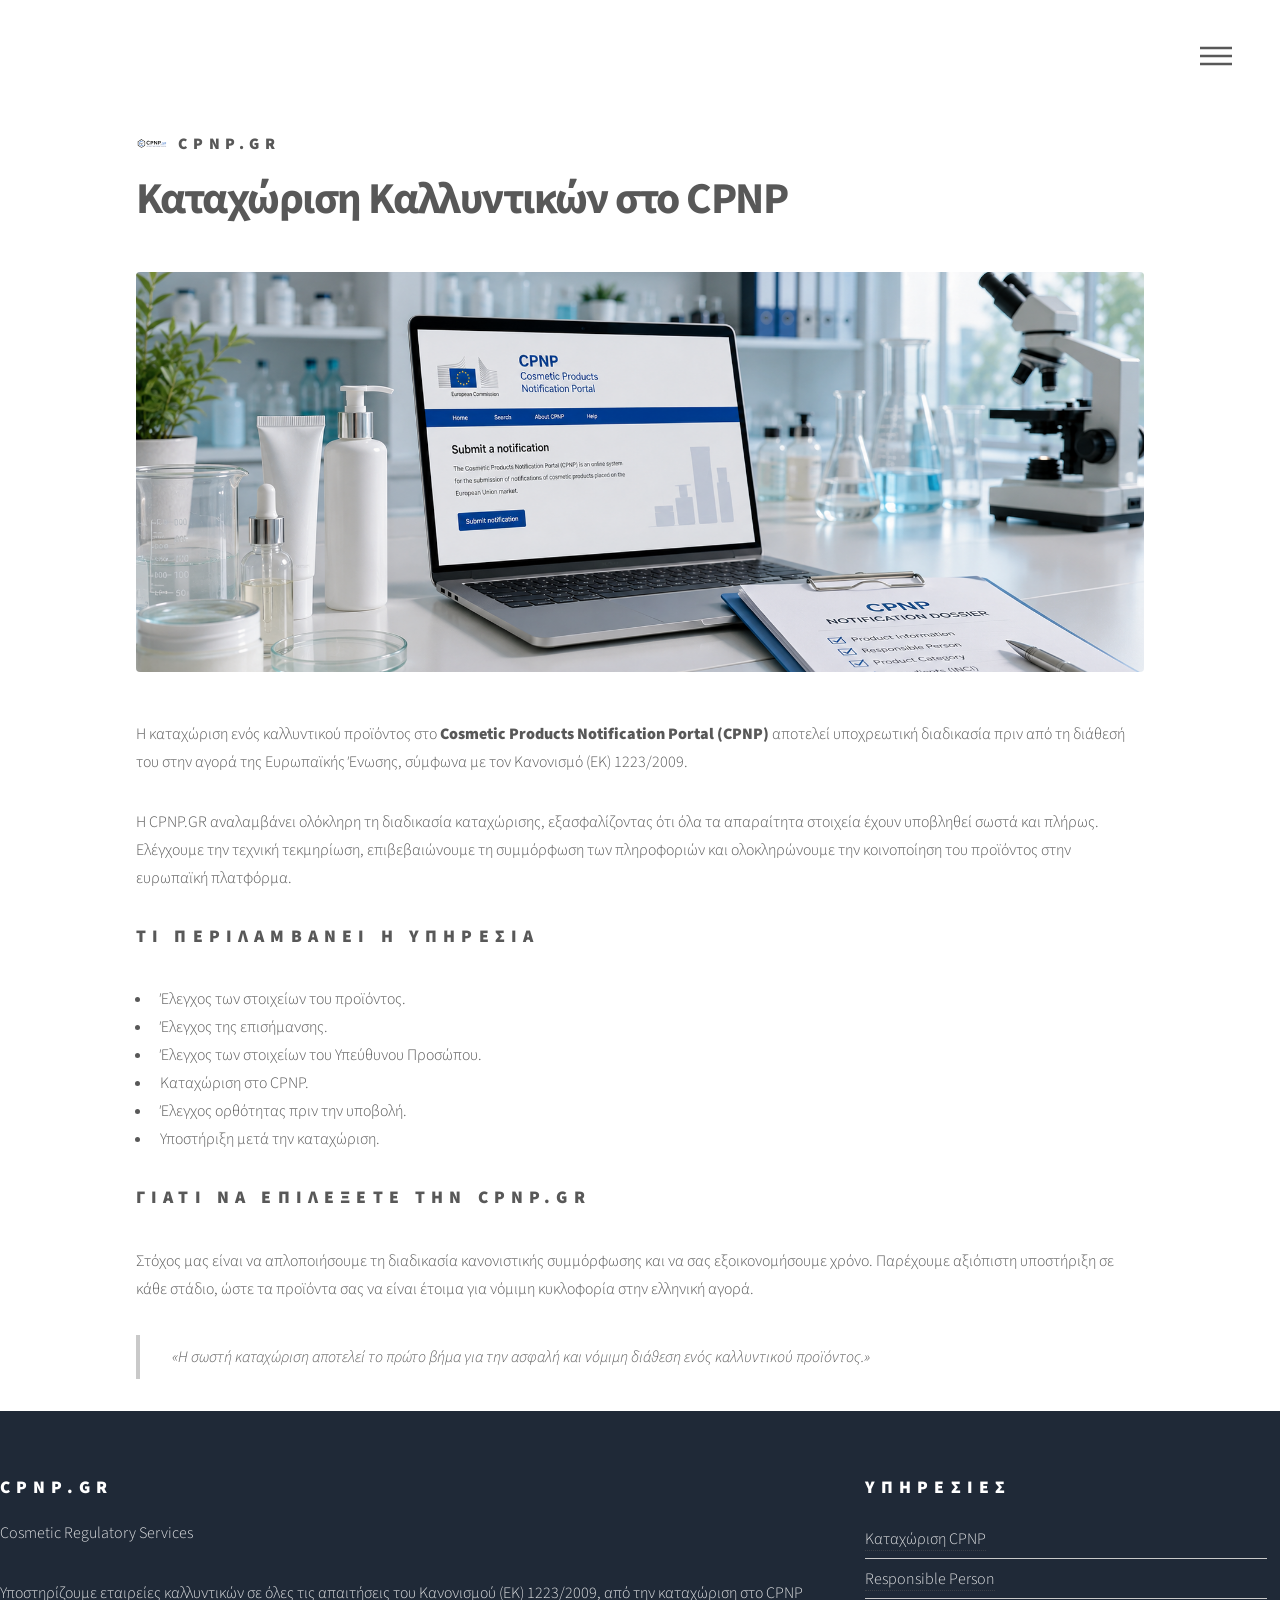
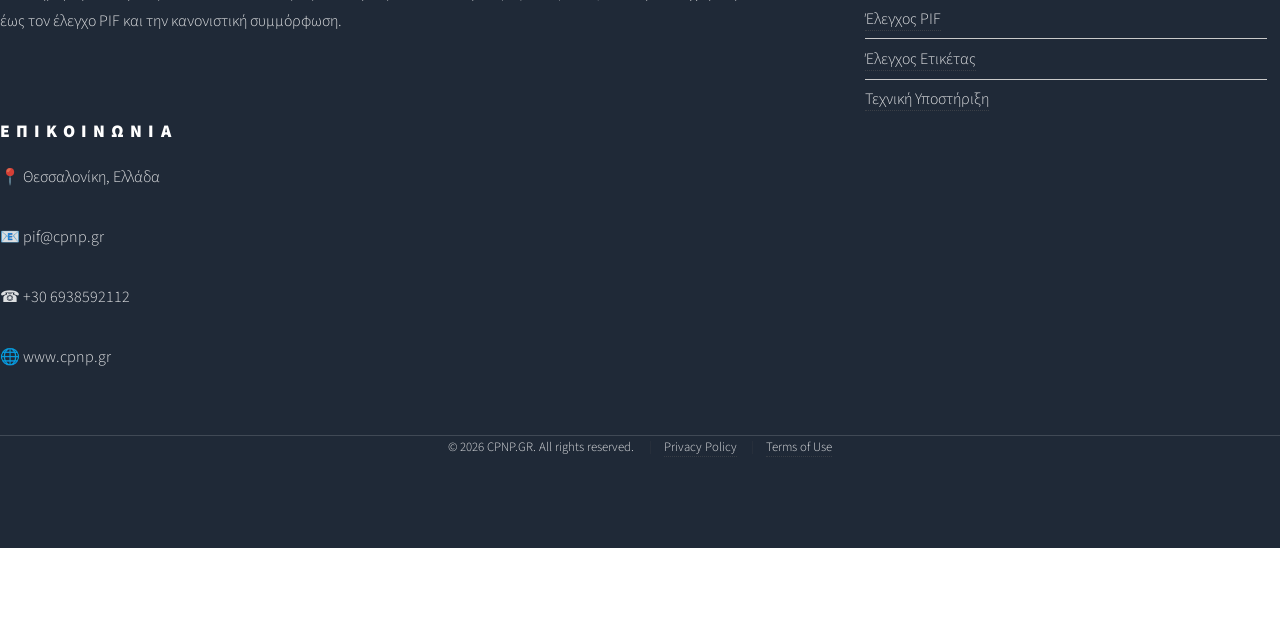
<file: generic.html>
<!DOCTYPE HTML>
<!--
	Phantom by HTML5 UP
	html5up.net | @ajlkn
	Free for personal and commercial use under the CCA 3.0 license (html5up.net/license)
-->
<html>
	<head>
		<title>Generic - Phantom by HTML5 UP</title>
		<meta charset="utf-8" />
		<meta name="viewport" content="width=device-width, initial-scale=1, user-scalable=no" />
		<link rel="stylesheet" href="assets/css/main.css" />
		<noscript><link rel="stylesheet" href="assets/css/noscript.css" /></noscript>
	</head>
	<body class="is-preload">
		<!-- Wrapper -->
			<div id="wrapper">

				<!-- Header -->
					<header id="header">
						<div class="inner">

							<!-- Logo -->
								<a href="index.html" class="logo">
									<span class="symbol"><img src="images/logo.svg" alt="" /></span><span class="title">CPNP.GR</span>
								</a>

							<!-- Nav -->
								<nav>
									<ul>
										<li><a href="#menu">Menu</a></li>
									</ul>
								</nav>

						</div>
					</header>

				<!-- Menu -->
					<nav id="menu">
						<h2>Menu</h2>
						<ul>
							<li><a href="index.html">Αρχική</a></li>
                            <li><a href="about.html">Ποιοι Είμαστε</a></li>
                            <li><a href="contact.html">Επικοινωνία</a></li>    
						</ul>
					</nav>

				<!-- Main -->
					<div id="main">
						<div class="inner">

    <h1>Καταχώριση Καλλυντικών στο CPNP</h1>

    <span class="image main">
    <img src="images/cpnp.png" alt="Καταχώριση Καλλυντικών στο CPNP" />
    </span>

    <p>
        Η καταχώριση ενός καλλυντικού προϊόντος στο <strong>Cosmetic Products Notification Portal (CPNP)</strong>
        αποτελεί υποχρεωτική διαδικασία πριν από τη διάθεσή του στην αγορά της Ευρωπαϊκής Ένωσης, σύμφωνα με
        τον Κανονισμό (ΕΚ) 1223/2009.
    </p>

    <p>
        Η CPNP.GR αναλαμβάνει ολόκληρη τη διαδικασία καταχώρισης, εξασφαλίζοντας ότι όλα τα απαραίτητα στοιχεία
        έχουν υποβληθεί σωστά και πλήρως. Ελέγχουμε την τεχνική τεκμηρίωση, επιβεβαιώνουμε τη συμμόρφωση των
        πληροφοριών και ολοκληρώνουμε την κοινοποίηση του προϊόντος στην ευρωπαϊκή πλατφόρμα.
    </p>

    <h2>Τι περιλαμβανει η υπηρεσια</h2>

    <ul>
        <li>Έλεγχος των στοιχείων του προϊόντος.</li>
        <li>Έλεγχος της επισήμανσης.</li>
        <li>Έλεγχος των στοιχείων του Υπεύθυνου Προσώπου.</li>
        <li>Καταχώριση στο CPNP.</li>
        <li>Έλεγχος ορθότητας πριν την υποβολή.</li>
        <li>Υποστήριξη μετά την καταχώριση.</li>
    </ul>

    <h2>Γιατι να επιλεξετε την CPNP.GR</h2>

    <p>
        Στόχος μας είναι να απλοποιήσουμε τη διαδικασία κανονιστικής συμμόρφωσης και να σας εξοικονομήσουμε χρόνο.
        Παρέχουμε αξιόπιστη υποστήριξη σε κάθε στάδιο, ώστε τα προϊόντα σας να είναι έτοιμα για νόμιμη κυκλοφορία
        στην ελληνική αγορά.
    </p>

    <blockquote>
        «Η σωστή καταχώριση αποτελεί το πρώτο βήμα για την ασφαλή και νόμιμη διάθεση ενός καλλυντικού προϊόντος.»
    </blockquote>

</div>

				<!-- Footer -->
					<footer id="footer">

    <div class="inner">

        <section>

            <h2>CPNP.GR</h2>

            <p>
                Cosmetic Regulatory Services
            </p>

            <p>
                Υποστηρίζουμε εταιρείες καλλυντικών σε όλες τις απαιτήσεις
                του Κανονισμού (ΕΚ) 1223/2009, από την καταχώριση στο CPNP
                έως τον έλεγχο PIF και την κανονιστική συμμόρφωση.
            </p>

        </section>

        <section>

            <h2>Υπηρεσιες</h2>

            <ul class="alt">
                <li><a href="generic.html">Καταχώριση CPNP</a></li>
                <li><a href="responsible-person.html">Responsible Person</a></li>
                <li><a href="pif.html">Έλεγχος PIF</a></li>
                <li><a href="label-check.html">Έλεγχος Ετικέτας</a></li>
                <li><a href="technical-support.html">Τεχνική Υποστήριξη</a></li>
            </ul>

        </section>

        <section>

            <h2>Επικοινωνια</h2>

            <p>
                📍 Θεσσαλονίκη, Ελλάδα
            </p>

            <p>
                📧 pif@cpnp.gr
            </p>

            <p>
                ☎ +30 6938592112
            </p>

            <p>
                🌐 www.cpnp.gr
            </p>

        </section>

        <ul class="copyright">
            <li>&copy; 2026 CPNP.GR. All rights reserved.</li>
            <li><a href="#">Privacy Policy</a></li>
            <li><a href="#">Terms of Use</a></li>
        </ul>

    </div>

</footer>
			</div>

		<!-- Scripts -->
			<script src="assets/js/jquery.min.js"></script>
			<script src="assets/js/browser.min.js"></script>
			<script src="assets/js/breakpoints.min.js"></script>
			<script src="assets/js/util.js"></script>
			<script src="assets/js/main.js"></script>

	</body>
</html>
</file>
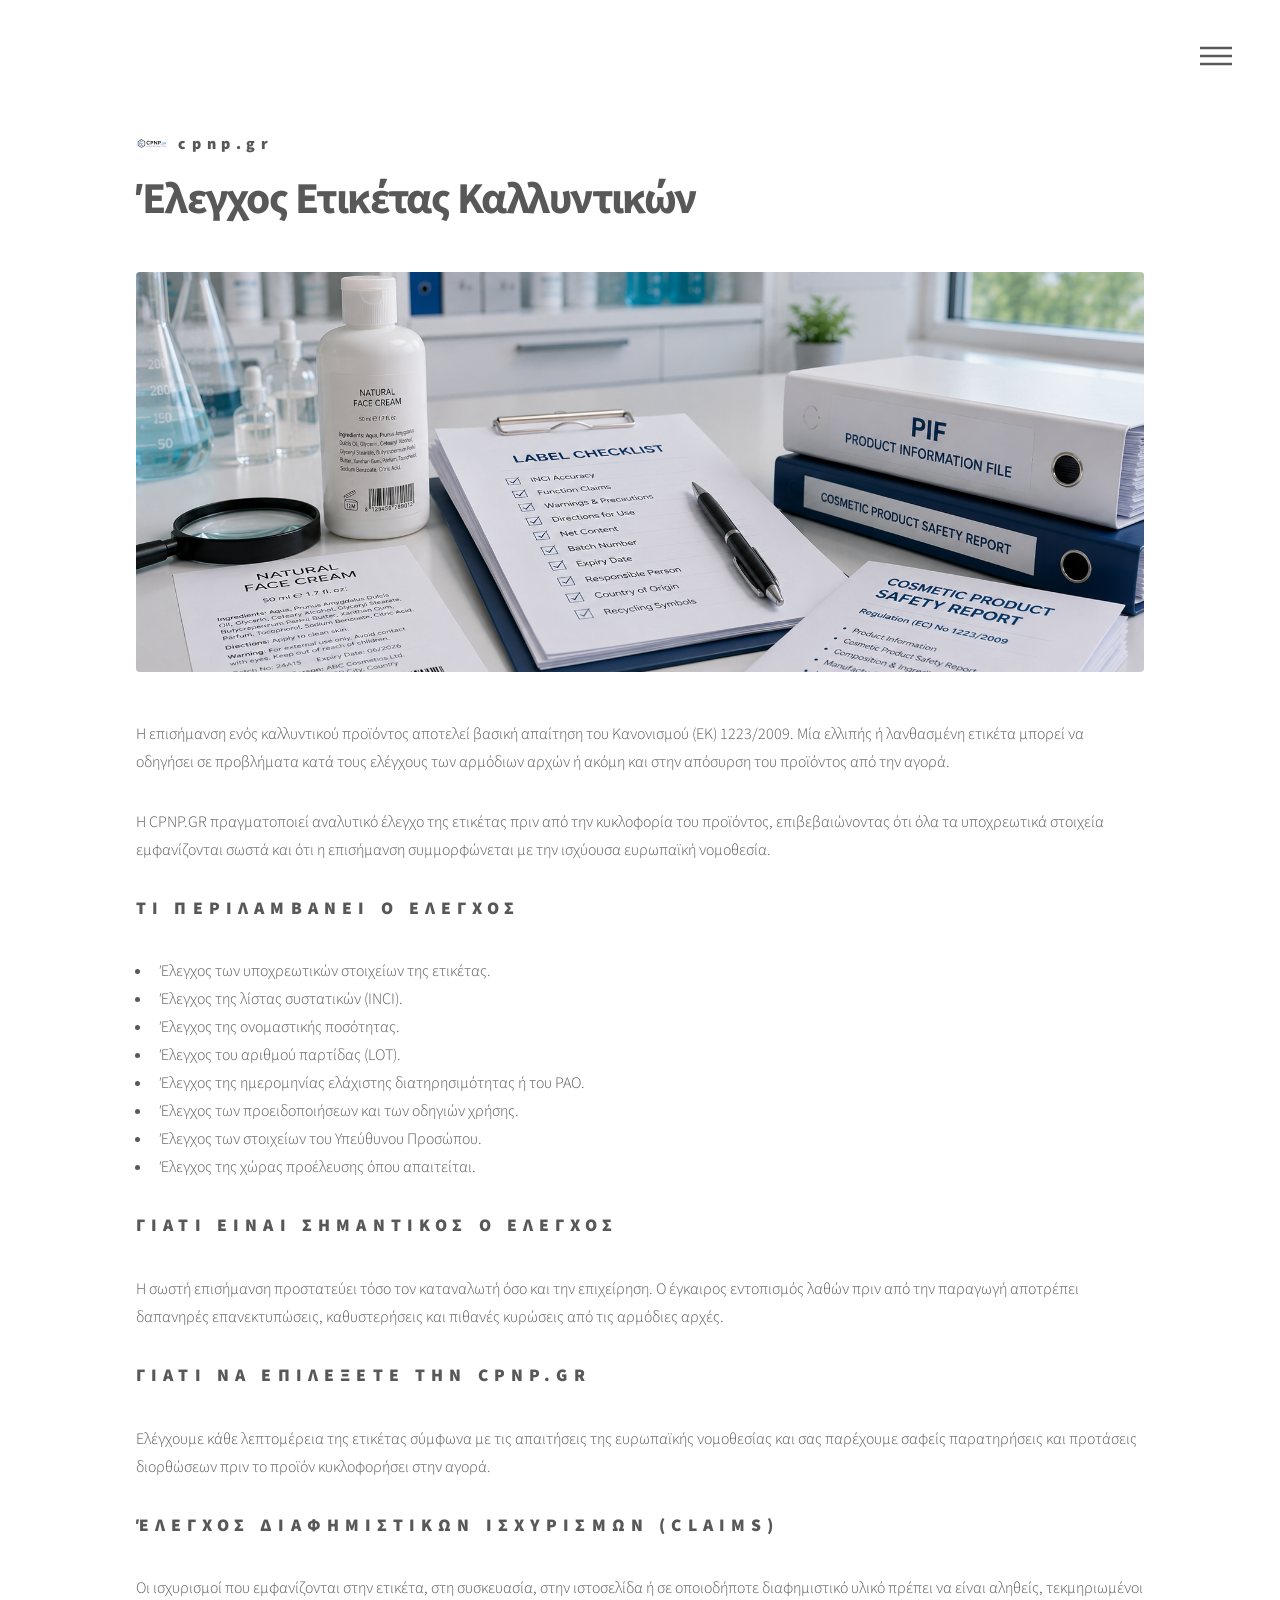
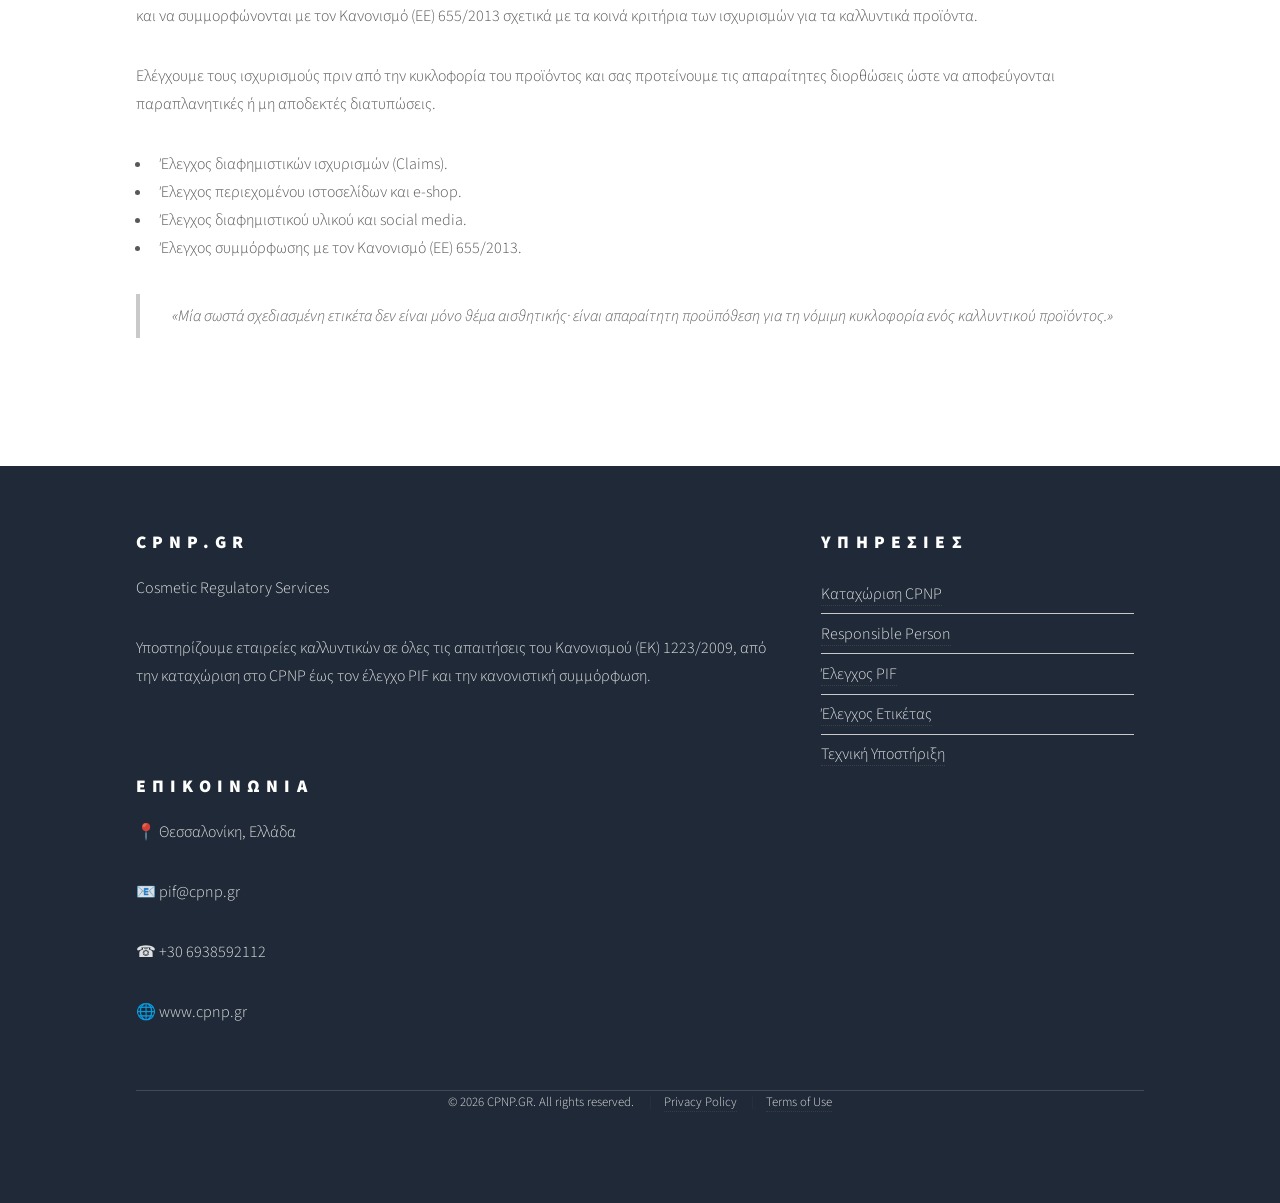
<file: label-check.html>
<!DOCTYPE HTML>
<!--
	Phantom by HTML5 UP
	html5up.net | @ajlkn
	Free for personal and commercial use under the CCA 3.0 license (html5up.net/license)
-->
<html>
	<head>
		<title>cpnp.gr</title>
		<meta charset="utf-8" />
		<meta name="viewport" content="width=device-width, initial-scale=1, user-scalable=no" />
		<link rel="stylesheet" href="assets/css/main.css" />
		<noscript><link rel="stylesheet" href="assets/css/noscript.css" /></noscript>
	</head>
	<body class="is-preload">
		<!-- Wrapper -->
			<div id="wrapper">

				<!-- Header -->
					<header id="header">
						<div class="inner">

							<!-- Logo -->
								<a href="index.html" class="logo">
									<span class="symbol"><img src="images/logo.svg" alt="" /></span><span class="title">cpnp.gr</span>
								</a>

							<!-- Nav -->
								<nav>
									<ul>
										<li><a href="#menu">Menu</a></li>
									</ul>
								</nav>

						</div>
					</header>

				<!-- Menu -->
					<nav id="menu">
						<h2>Menu</h2>
						<ul>
							<li><a href="index.html">Αρχική</a></li>
                            <li><a href="about.html">Ποιοι Είμαστε</a></li>
                            <li><a href="contact.html">Επικοινωνία</a></li>    
						</ul>
					</nav>

				<!-- Main -->
					<div id="main">
						<div class="inner">
							<h1>Έλεγχος Ετικέτας Καλλυντικών</h1>

<span class="image main">
    <img src="images/label.png" alt="Έλεγχος Ετικέτας Καλλυντικών" />
</span>

<p>
    Η επισήμανση ενός καλλυντικού προϊόντος αποτελεί βασική απαίτηση του Κανονισμού (ΕΚ) 1223/2009. Μία ελλιπής ή λανθασμένη ετικέτα μπορεί να οδηγήσει σε προβλήματα κατά τους ελέγχους των αρμόδιων αρχών ή ακόμη και στην απόσυρση του προϊόντος από την αγορά.
</p>

<p>
    Η CPNP.GR πραγματοποιεί αναλυτικό έλεγχο της ετικέτας πριν από την κυκλοφορία του προϊόντος, επιβεβαιώνοντας ότι όλα τα υποχρεωτικά στοιχεία εμφανίζονται σωστά και ότι η επισήμανση συμμορφώνεται με την ισχύουσα ευρωπαϊκή νομοθεσία.
</p>

<h2>Τι περιλαμβανει ο ελεγχος</h2>

<ul>
    <li>Έλεγχος των υποχρεωτικών στοιχείων της ετικέτας.</li>
    <li>Έλεγχος της λίστας συστατικών (INCI).</li>
    <li>Έλεγχος της ονομαστικής ποσότητας.</li>
    <li>Έλεγχος του αριθμού παρτίδας (LOT).</li>
    <li>Έλεγχος της ημερομηνίας ελάχιστης διατηρησιμότητας ή του PAO.</li>
    <li>Έλεγχος των προειδοποιήσεων και των οδηγιών χρήσης.</li>
    <li>Έλεγχος των στοιχείων του Υπεύθυνου Προσώπου.</li>
    <li>Έλεγχος της χώρας προέλευσης όπου απαιτείται.</li>
</ul>

<h2>Γιατι ειναι σημαντικος ο ελεγχος</h2>

<p>
    Η σωστή επισήμανση προστατεύει τόσο τον καταναλωτή όσο και την επιχείρηση. Ο έγκαιρος εντοπισμός λαθών πριν από την παραγωγή αποτρέπει δαπανηρές επανεκτυπώσεις, καθυστερήσεις και πιθανές κυρώσεις από τις αρμόδιες αρχές.
</p>

<h2>Γιατι να επιλεξετε την CPNP.GR</h2>

<p>
    Ελέγχουμε κάθε λεπτομέρεια της ετικέτας σύμφωνα με τις απαιτήσεις της ευρωπαϊκής νομοθεσίας και σας παρέχουμε σαφείς παρατηρήσεις και προτάσεις διορθώσεων πριν το προϊόν κυκλοφορήσει στην αγορά.
</p>
<h2>Έλεγχος Διαφημιστικων Ισχυρισμων (Claims)</h2>

<p>
Οι ισχυρισμοί που εμφανίζονται στην ετικέτα, στη συσκευασία, στην ιστοσελίδα ή σε οποιοδήποτε διαφημιστικό υλικό πρέπει να είναι αληθείς, τεκμηριωμένοι και να συμμορφώνονται με τον Κανονισμό (ΕΕ) 655/2013 σχετικά με τα κοινά κριτήρια των ισχυρισμών για τα καλλυντικά προϊόντα.
</p>

<p>
Ελέγχουμε τους ισχυρισμούς πριν από την κυκλοφορία του προϊόντος και σας προτείνουμε τις απαραίτητες διορθώσεις ώστε να αποφεύγονται παραπλανητικές ή μη αποδεκτές διατυπώσεις.
</p>

<ul>
    <li>Έλεγχος διαφημιστικών ισχυρισμών (Claims).</li>
    <li>Έλεγχος περιεχομένου ιστοσελίδων και e-shop.</li>
    <li>Έλεγχος διαφημιστικού υλικού και social media.</li>
    <li>Έλεγχος συμμόρφωσης με τον Κανονισμό (ΕΕ) 655/2013.</li>
</ul>
<blockquote>
    «Μία σωστά σχεδιασμένη ετικέτα δεν είναι μόνο θέμα αισθητικής· είναι απαραίτητη προϋπόθεση για τη νόμιμη κυκλοφορία ενός καλλυντικού προϊόντος.»
</blockquote>
						</div>
					</div>

				<!-- Footer -->
					<footer id="footer">

    <div class="inner">

        <section>

            <h2>CPNP.GR</h2>

            <p>
                Cosmetic Regulatory Services
            </p>

            <p>
                Υποστηρίζουμε εταιρείες καλλυντικών σε όλες τις απαιτήσεις
                του Κανονισμού (ΕΚ) 1223/2009, από την καταχώριση στο CPNP
                έως τον έλεγχο PIF και την κανονιστική συμμόρφωση.
            </p>

        </section>

        <section>

            <h2>Υπηρεσιες</h2>

            <ul class="alt">
                <li><a href="generic.html">Καταχώριση CPNP</a></li>
                <li><a href="responsible-person.html">Responsible Person</a></li>
                <li><a href="pif.html">Έλεγχος PIF</a></li>
                <li><a href="label-check.html">Έλεγχος Ετικέτας</a></li>
                <li><a href="technical-support.html">Τεχνική Υποστήριξη</a></li>
            </ul>

        </section>

        <section>

            <h2>Επικοινωνια</h2>

            <p>
                📍 Θεσσαλονίκη, Ελλάδα
            </p>

            <p>
                📧 pif@cpnp.gr
            </p>

            <p>
                ☎ +30 6938592112
            </p>

            <p>
                🌐 www.cpnp.gr
            </p>

        </section>

        <ul class="copyright">
            <li>&copy; 2026 CPNP.GR. All rights reserved.</li>
            <li><a href="#">Privacy Policy</a></li>
            <li><a href="#">Terms of Use</a></li>
        </ul>

    </div>

</footer>
			</div>

		<!-- Scripts -->
			<script src="assets/js/jquery.min.js"></script>
			<script src="assets/js/browser.min.js"></script>
			<script src="assets/js/breakpoints.min.js"></script>
			<script src="assets/js/util.js"></script>
			<script src="assets/js/main.js"></script>

	</body>
</html>
</file>
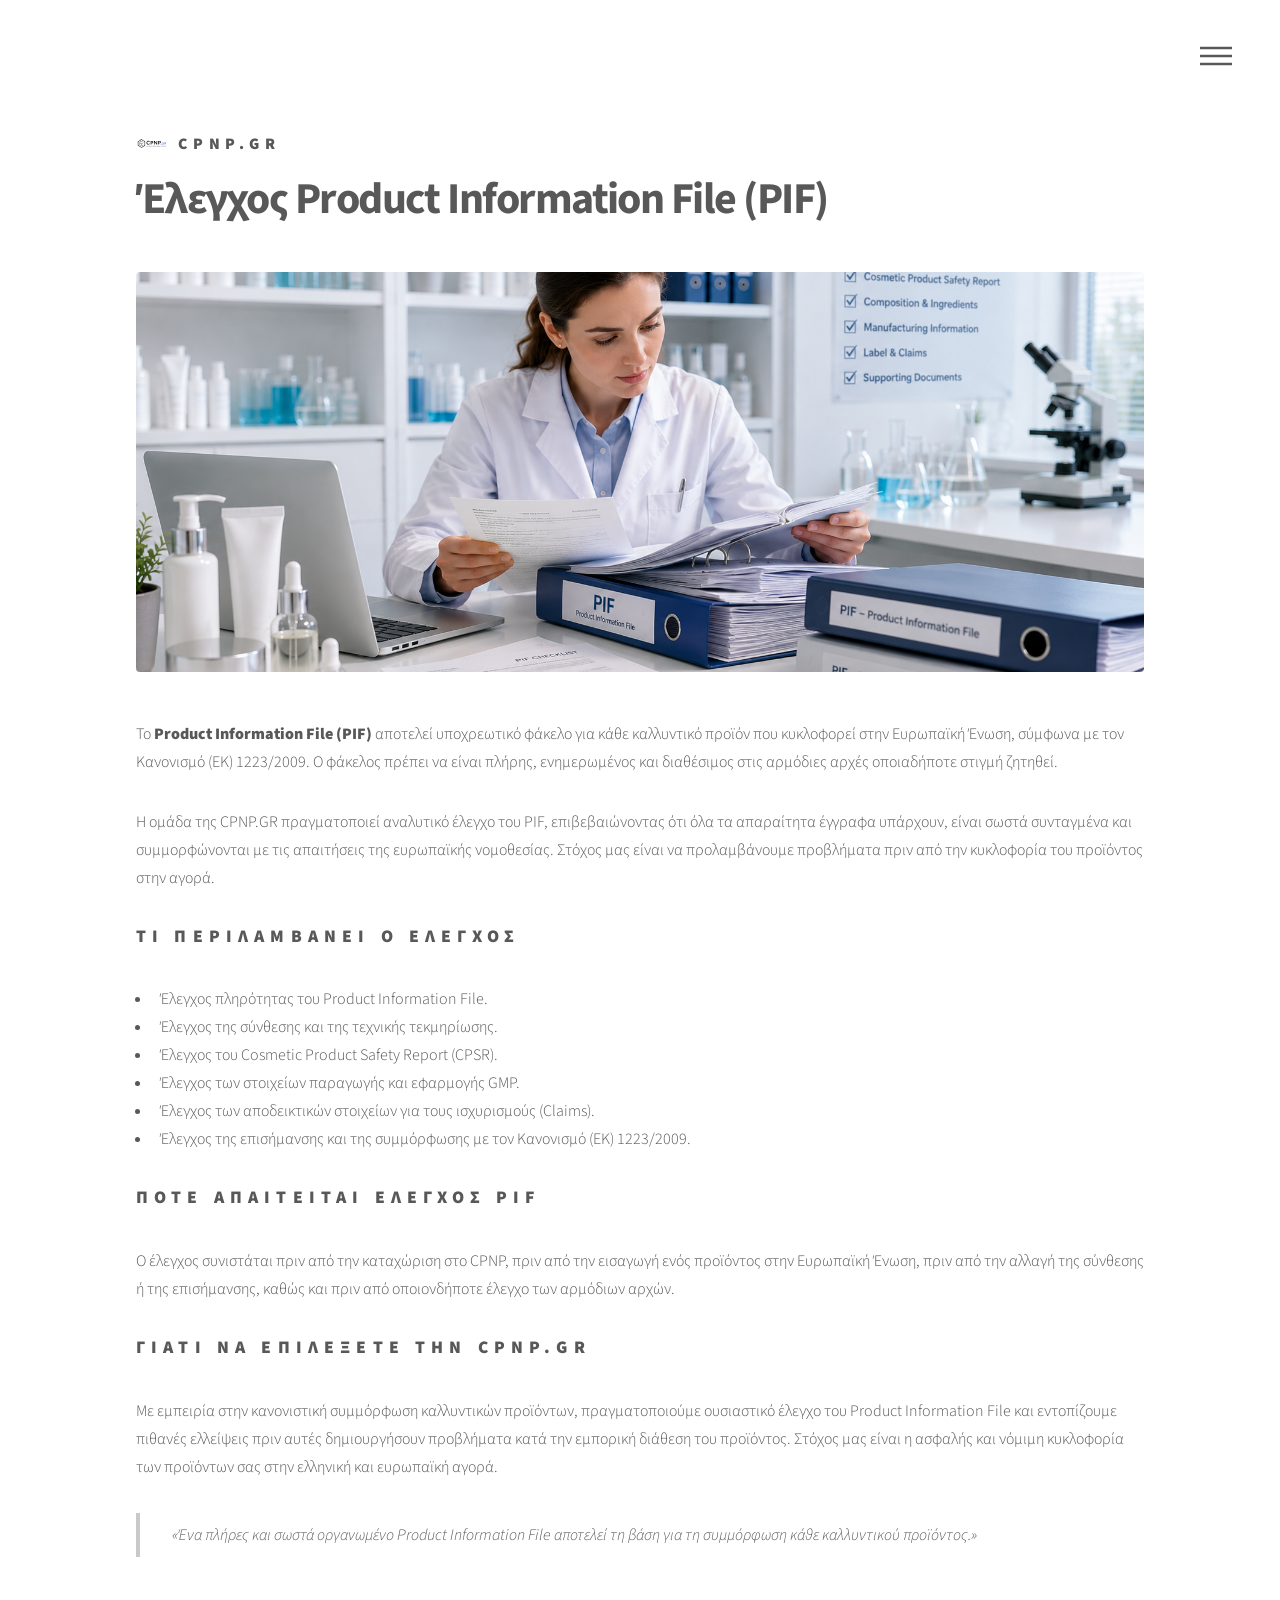
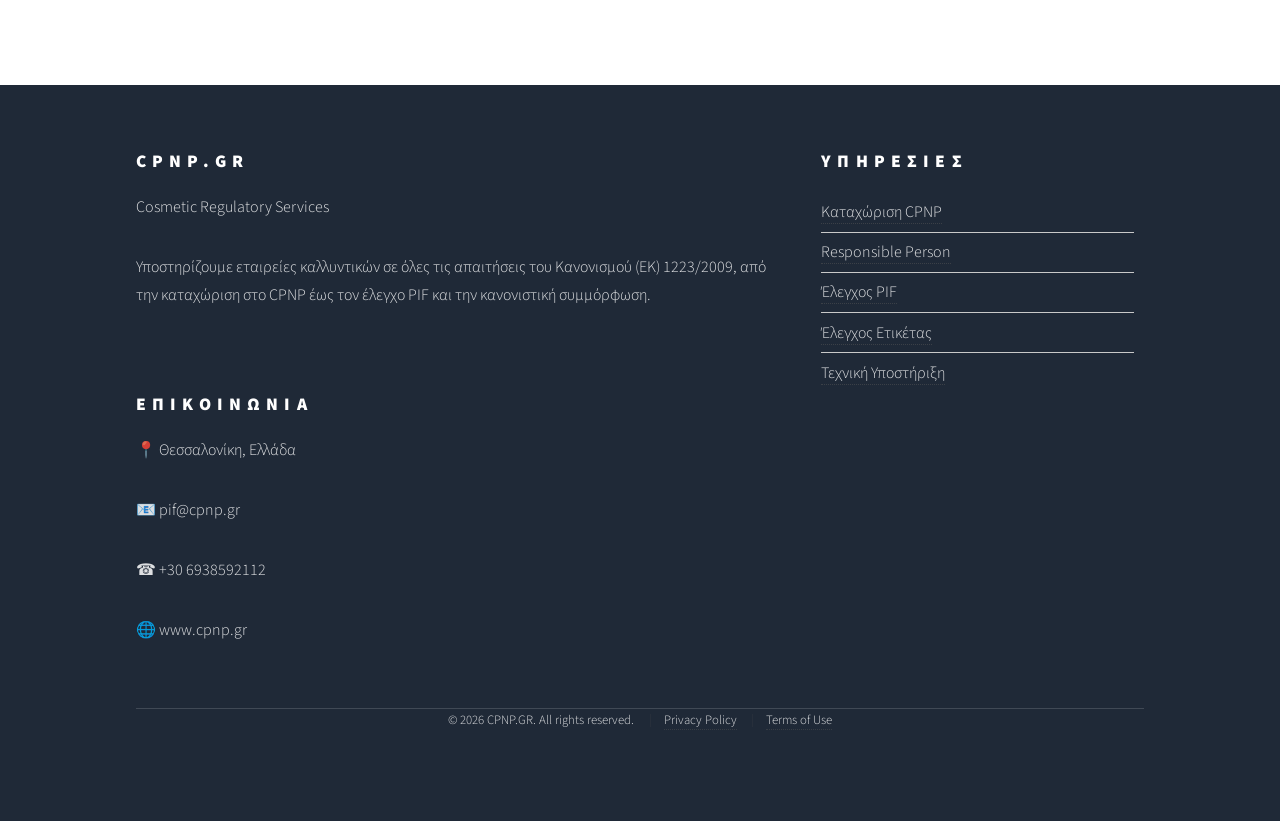
<file: pif.html>
<!DOCTYPE HTML>
<!--
	Phantom by HTML5 UP
	html5up.net | @ajlkn
	Free for personal and commercial use under the CCA 3.0 license (html5up.net/license)
-->
<html>
	<head>
		<title>Φάκελος πληροφοριών καλλυντικού προϊόντος</title>
		<meta charset="utf-8" />
		<meta name="viewport" content="width=device-width, initial-scale=1, user-scalable=no" />
		<link rel="stylesheet" href="assets/css/main.css" />
		<noscript><link rel="stylesheet" href="assets/css/noscript.css" /></noscript>
	</head>
	<body class="is-preload">
		<!-- Wrapper -->
			<div id="wrapper">

				<!-- Header -->
					<header id="header">
						<div class="inner">

							<!-- Logo -->
								<a href="index.html" class="logo">
									<span class="symbol"><img src="images/logo.svg" alt="" /></span><span class="title">CPNP.GR</span>
								</a>

							<!-- Nav -->
								<nav>
									<ul>
										<li><a href="#menu">Menu</a></li>
									</ul>
								</nav>

						</div>
					</header>

				<!-- Menu -->
					<nav id="menu">
						<h2>Menu</h2>
						<ul>
							<li><a href="index.html">Αρχική</a></li>
                            <li><a href="about.html">Ποιοι Είμαστε</a></li>
                            <li><a href="contact.html">Επικοινωνία</a></li>    
						</ul>
					</nav>

				<!-- Main -->
					<div id="main">
						<div class="inner">
							<h1>Έλεγχος Product Information File (PIF)</h1>

<span class="image main">
    <img src="images/pif.png" alt="Έλεγχος Product Information File" />
</span>

<p>
    Το <strong>Product Information File (PIF)</strong> αποτελεί υποχρεωτικό φάκελο για κάθε καλλυντικό προϊόν που κυκλοφορεί στην Ευρωπαϊκή Ένωση, σύμφωνα με τον Κανονισμό (ΕΚ) 1223/2009. Ο φάκελος πρέπει να είναι πλήρης, ενημερωμένος και διαθέσιμος στις αρμόδιες αρχές οποιαδήποτε στιγμή ζητηθεί.
</p>

<p>
    Η ομάδα της CPNP.GR πραγματοποιεί αναλυτικό έλεγχο του PIF, επιβεβαιώνοντας ότι όλα τα απαραίτητα έγγραφα υπάρχουν, είναι σωστά συνταγμένα και συμμορφώνονται με τις απαιτήσεις της ευρωπαϊκής νομοθεσίας. Στόχος μας είναι να προλαμβάνουμε προβλήματα πριν από την κυκλοφορία του προϊόντος στην αγορά.
</p>

<h2>Τι περιλαμβανει ο ελεγχος</h2>

<ul>
    <li>Έλεγχος πληρότητας του Product Information File.</li>
    <li>Έλεγχος της σύνθεσης και της τεχνικής τεκμηρίωσης.</li>
    <li>Έλεγχος του Cosmetic Product Safety Report (CPSR).</li>
    <li>Έλεγχος των στοιχείων παραγωγής και εφαρμογής GMP.</li>
    <li>Έλεγχος των αποδεικτικών στοιχείων για τους ισχυρισμούς (Claims).</li>
    <li>Έλεγχος της επισήμανσης και της συμμόρφωσης με τον Κανονισμό (ΕΚ) 1223/2009.</li>
</ul>

<h2>Ποτε απαιτειται ελεγχος PIF</h2>

<p>
    Ο έλεγχος συνιστάται πριν από την καταχώριση στο CPNP, πριν από την εισαγωγή ενός προϊόντος στην Ευρωπαϊκή Ένωση, πριν από την αλλαγή της σύνθεσης ή της επισήμανσης, καθώς και πριν από οποιονδήποτε έλεγχο των αρμόδιων αρχών.
</p>

<h2>Γιατι να επιλεξετε την CPNP.GR</h2>

<p>
    Με εμπειρία στην κανονιστική συμμόρφωση καλλυντικών προϊόντων, πραγματοποιούμε ουσιαστικό έλεγχο του Product Information File και εντοπίζουμε πιθανές ελλείψεις πριν αυτές δημιουργήσουν προβλήματα κατά την εμπορική διάθεση του προϊόντος. Στόχος μας είναι η ασφαλής και νόμιμη κυκλοφορία των προϊόντων σας στην ελληνική και ευρωπαϊκή αγορά.
</p>

<blockquote>
    «Ένα πλήρες και σωστά οργανωμένο Product Information File αποτελεί τη βάση για τη συμμόρφωση κάθε καλλυντικού προϊόντος.»
</blockquote>
						</div>
					</div>

				<!-- Footer -->
					<footer id="footer">

    <div class="inner">

        <section>

            <h2>CPNP.GR</h2>

            <p>
                Cosmetic Regulatory Services
            </p>

            <p>
                Υποστηρίζουμε εταιρείες καλλυντικών σε όλες τις απαιτήσεις
                του Κανονισμού (ΕΚ) 1223/2009, από την καταχώριση στο CPNP
                έως τον έλεγχο PIF και την κανονιστική συμμόρφωση.
            </p>

        </section>

        <section>

            <h2>Υπηρεσιες</h2>

            <ul class="alt">
                <li><a href="generic.html">Καταχώριση CPNP</a></li>
                <li><a href="responsible-person.html">Responsible Person</a></li>
                <li><a href="pif.html">Έλεγχος PIF</a></li>
                <li><a href="label-check.html">Έλεγχος Ετικέτας</a></li>
                <li><a href="technical-support.html">Τεχνική Υποστήριξη</a></li>
            </ul>

        </section>

        <section>

            <h2>Επικοινωνια</h2>

            <p>
                📍 Θεσσαλονίκη, Ελλάδα
            </p>

            <p>
                📧 pif@cpnp.gr
            </p>

            <p>
                ☎ +30 6938592112
            </p>

            <p>
                🌐 www.cpnp.gr
            </p>

        </section>

        <ul class="copyright">
            <li>&copy; 2026 CPNP.GR. All rights reserved.</li>
            <li><a href="#">Privacy Policy</a></li>
            <li><a href="#">Terms of Use</a></li>
        </ul>

    </div>

</footer>

			</div>

		<!-- Scripts -->
			<script src="assets/js/jquery.min.js"></script>
			<script src="assets/js/browser.min.js"></script>
			<script src="assets/js/breakpoints.min.js"></script>
			<script src="assets/js/util.js"></script>
			<script src="assets/js/main.js"></script>

	</body>
</html>
</file>
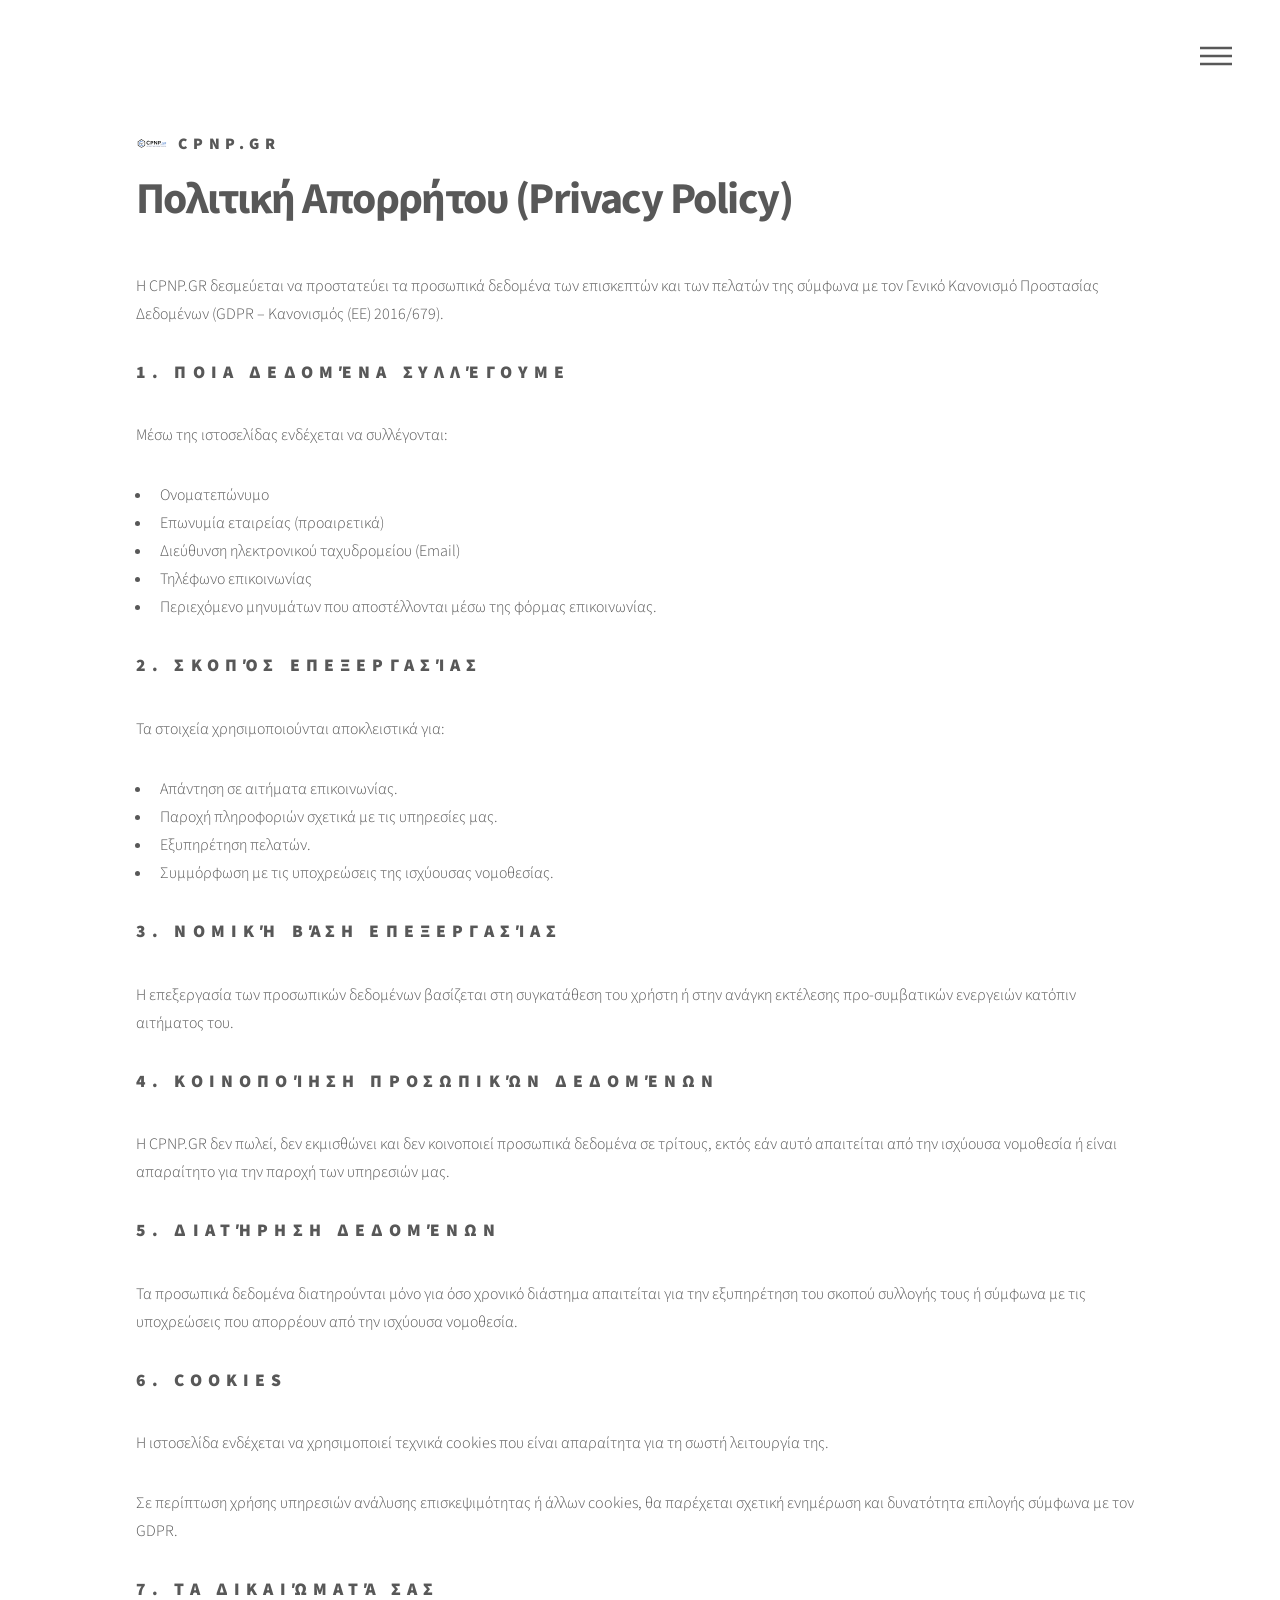
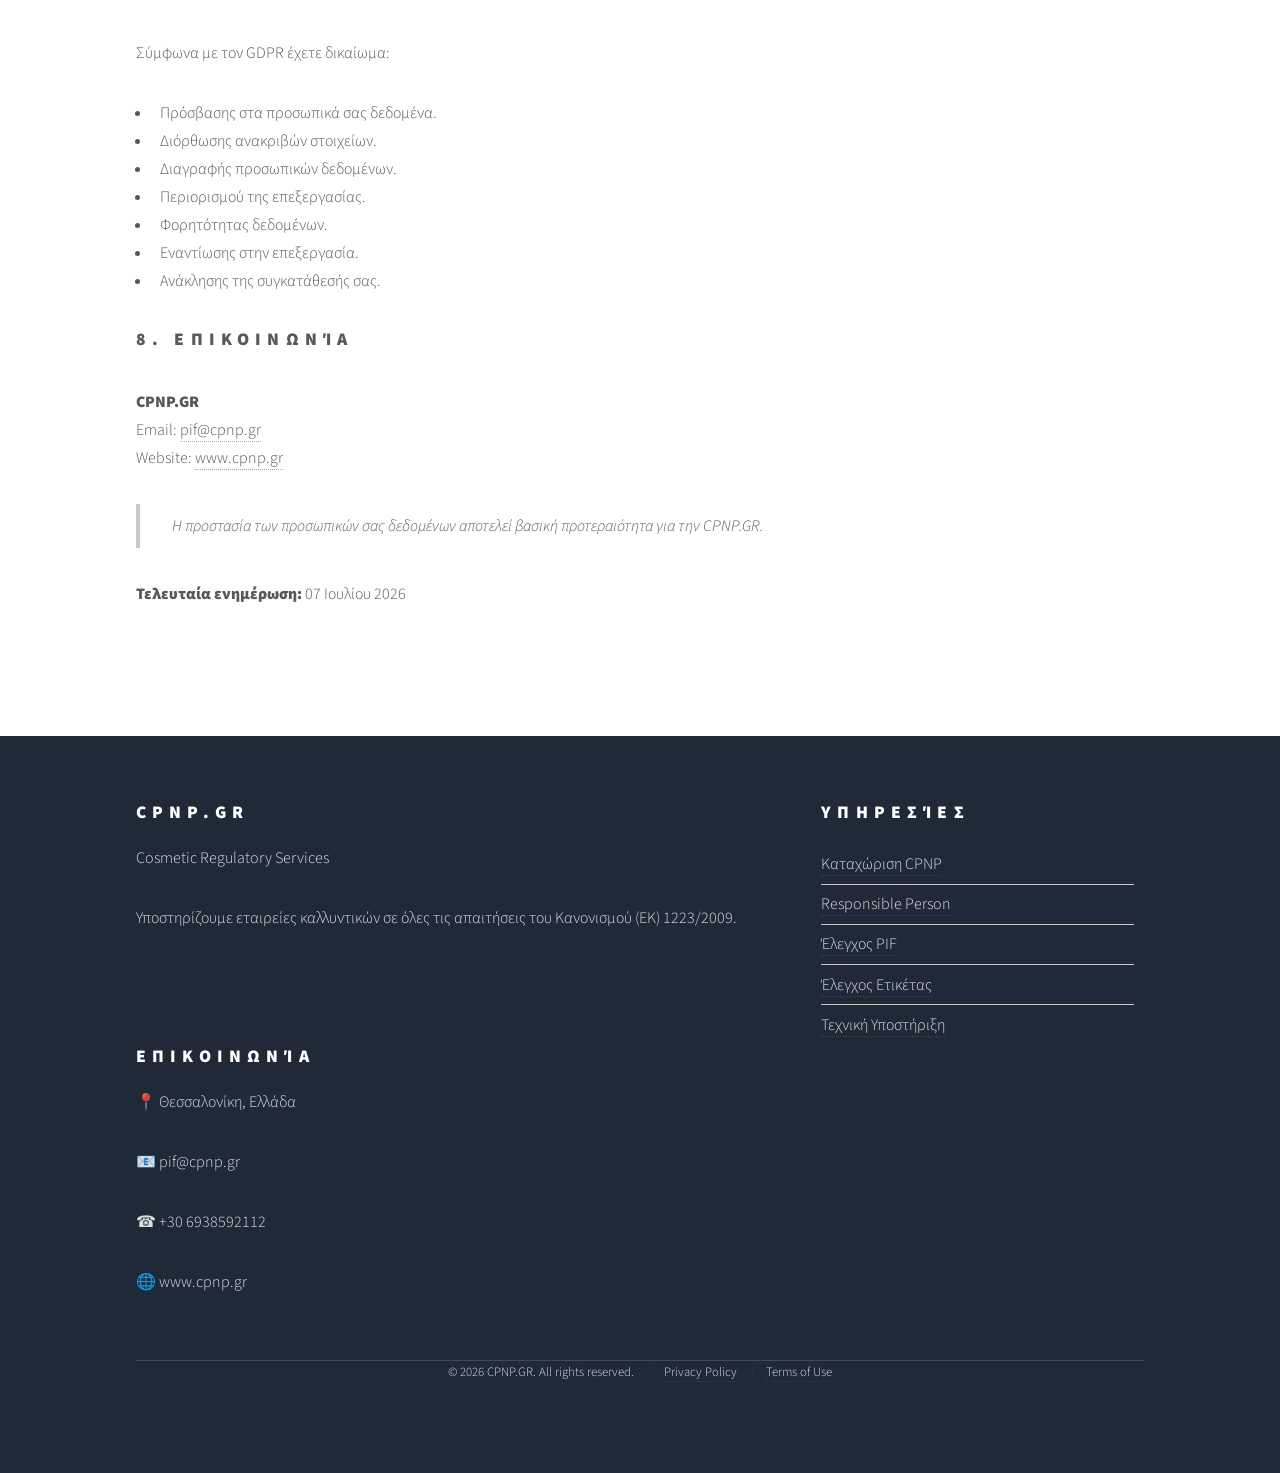
<file: privacy-policy.html>
<!DOCTYPE HTML>
<html>
<head>
    <title>Privacy Policy | CPNP.GR</title>
    <meta charset="utf-8" />
    <meta name="viewport" content="width=device-width, initial-scale=1, user-scalable=no" />
    <link rel="stylesheet" href="assets/css/main.css" />
    <noscript><link rel="stylesheet" href="assets/css/noscript.css" /></noscript>
</head>

<body class="is-preload">

<div id="wrapper">

<header id="header">
    <div class="inner">

        <a href="index.html" class="logo">
            <span class="symbol">
                <img src="images/logo.svg" alt="" />
            </span>
            <span class="title">CPNP.GR</span>
        </a>

        <nav>
            <ul>
                <li><a href="#menu">Μενού</a></li>
            </ul>
        </nav>

    </div>
</header>

<nav id="menu">
    <h2>Μενού</h2>

    <ul>
        <li><a href="index.html">Αρχική</a></li>
        <li><a href="about.html">Ποιοι Είμαστε</a></li>
        <li><a href="contact.html">Επικοινωνία</a></li>
    </ul>

</nav>

<div id="main">

<div class="inner">

<h1>Πολιτική Απορρήτου (Privacy Policy)</h1>

<p>
Η CPNP.GR δεσμεύεται να προστατεύει τα προσωπικά δεδομένα των επισκεπτών
και των πελατών της σύμφωνα με τον Γενικό Κανονισμό Προστασίας Δεδομένων
(GDPR – Κανονισμός (ΕΕ) 2016/679).
</p>

<h2>1. Ποια δεδομένα συλλέγουμε</h2>

<p>
Μέσω της ιστοσελίδας ενδέχεται να συλλέγονται:
</p>

<ul>
<li>Ονοματεπώνυμο</li>
<li>Επωνυμία εταιρείας (προαιρετικά)</li>
<li>Διεύθυνση ηλεκτρονικού ταχυδρομείου (Email)</li>
<li>Τηλέφωνο επικοινωνίας</li>
<li>Περιεχόμενο μηνυμάτων που αποστέλλονται μέσω της φόρμας επικοινωνίας.</li>
</ul>

<h2>2. Σκοπός επεξεργασίας</h2>

<p>
Τα στοιχεία χρησιμοποιούνται αποκλειστικά για:
</p>

<ul>
<li>Απάντηση σε αιτήματα επικοινωνίας.</li>
<li>Παροχή πληροφοριών σχετικά με τις υπηρεσίες μας.</li>
<li>Εξυπηρέτηση πελατών.</li>
<li>Συμμόρφωση με τις υποχρεώσεις της ισχύουσας νομοθεσίας.</li>
</ul>

<h2>3. Νομική βάση επεξεργασίας</h2>

<p>
Η επεξεργασία των προσωπικών δεδομένων βασίζεται στη συγκατάθεση του χρήστη
ή στην ανάγκη εκτέλεσης προ-συμβατικών ενεργειών κατόπιν αιτήματος του.
</p>

<h2>4. Κοινοποίηση προσωπικών δεδομένων</h2>

<p>
Η CPNP.GR δεν πωλεί, δεν εκμισθώνει και δεν κοινοποιεί προσωπικά δεδομένα
σε τρίτους, εκτός εάν αυτό απαιτείται από την ισχύουσα νομοθεσία ή είναι
απαραίτητο για την παροχή των υπηρεσιών μας.
</p>

<h2>5. Διατήρηση δεδομένων</h2>

<p>
Τα προσωπικά δεδομένα διατηρούνται μόνο για όσο χρονικό διάστημα απαιτείται
για την εξυπηρέτηση του σκοπού συλλογής τους ή σύμφωνα με τις υποχρεώσεις
που απορρέουν από την ισχύουσα νομοθεσία.
</p>

<h2>6. Cookies</h2>

<p>
Η ιστοσελίδα ενδέχεται να χρησιμοποιεί τεχνικά cookies που είναι απαραίτητα
για τη σωστή λειτουργία της.
</p>

<p>
Σε περίπτωση χρήσης υπηρεσιών ανάλυσης επισκεψιμότητας ή άλλων cookies,
θα παρέχεται σχετική ενημέρωση και δυνατότητα επιλογής σύμφωνα με τον GDPR.
</p>

<h2>7. Τα δικαιώματά σας</h2>

<p>
Σύμφωνα με τον GDPR έχετε δικαίωμα:
</p>

<ul>
<li>Πρόσβασης στα προσωπικά σας δεδομένα.</li>
<li>Διόρθωσης ανακριβών στοιχείων.</li>
<li>Διαγραφής προσωπικών δεδομένων.</li>
<li>Περιορισμού της επεξεργασίας.</li>
<li>Φορητότητας δεδομένων.</li>
<li>Εναντίωσης στην επεξεργασία.</li>
<li>Ανάκλησης της συγκατάθεσής σας.</li>
</ul>

<h2>8. Επικοινωνία</h2>

<p>

<strong>CPNP.GR</strong><br>

Email:
<a href="mailto:pif@cpnp.gr">pif@cpnp.gr</a><br>

Website:
<a href="https://www.cpnp.gr">www.cpnp.gr</a>

</p>

<blockquote>

Η προστασία των προσωπικών σας δεδομένων αποτελεί βασική προτεραιότητα για την CPNP.GR.

</blockquote>

<p>

<strong>Τελευταία ενημέρωση:</strong> 07 Ιουλίου 2026

</p>

</div>

</div>

<footer id="footer">

<div class="inner">

<section>

<h2>CPNP.GR</h2>

<p>Cosmetic Regulatory Services</p>

<p>
Υποστηρίζουμε εταιρείες καλλυντικών σε όλες τις απαιτήσεις του Κανονισμού (ΕΚ) 1223/2009.
</p>

</section>

<section>

<h2>Υπηρεσίες</h2>

<ul class="alt">

<li><a href="generic.html">Καταχώριση CPNP</a></li>

<li><a href="responsible-person.html">Responsible Person</a></li>

<li><a href="pif.html">Έλεγχος PIF</a></li>

<li><a href="label-check.html">Έλεγχος Ετικέτας</a></li>

<li><a href="technical-support.html">Τεχνική Υποστήριξη</a></li>

</ul>

</section>

<section>

<h2>Επικοινωνία</h2>

<p>📍 Θεσσαλονίκη, Ελλάδα</p>

<p>📧 pif@cpnp.gr</p>

<p>☎ +30 6938592112</p>

<p>🌐 www.cpnp.gr</p>

</section>

<ul class="copyright">

<li>&copy; 2026 CPNP.GR. All rights reserved.</li>

<li><a href="privacy-policy.html">Privacy Policy</a></li>

<li><a href="terms-of-use.html">Terms of Use</a></li>

</ul>

</div>

</footer>

</div>

<script src="assets/js/jquery.min.js"></script>
<script src="assets/js/browser.min.js"></script>
<script src="assets/js/breakpoints.min.js"></script>
<script src="assets/js/util.js"></script>
<script src="assets/js/main.js"></script>

</body>
</html>
</file>
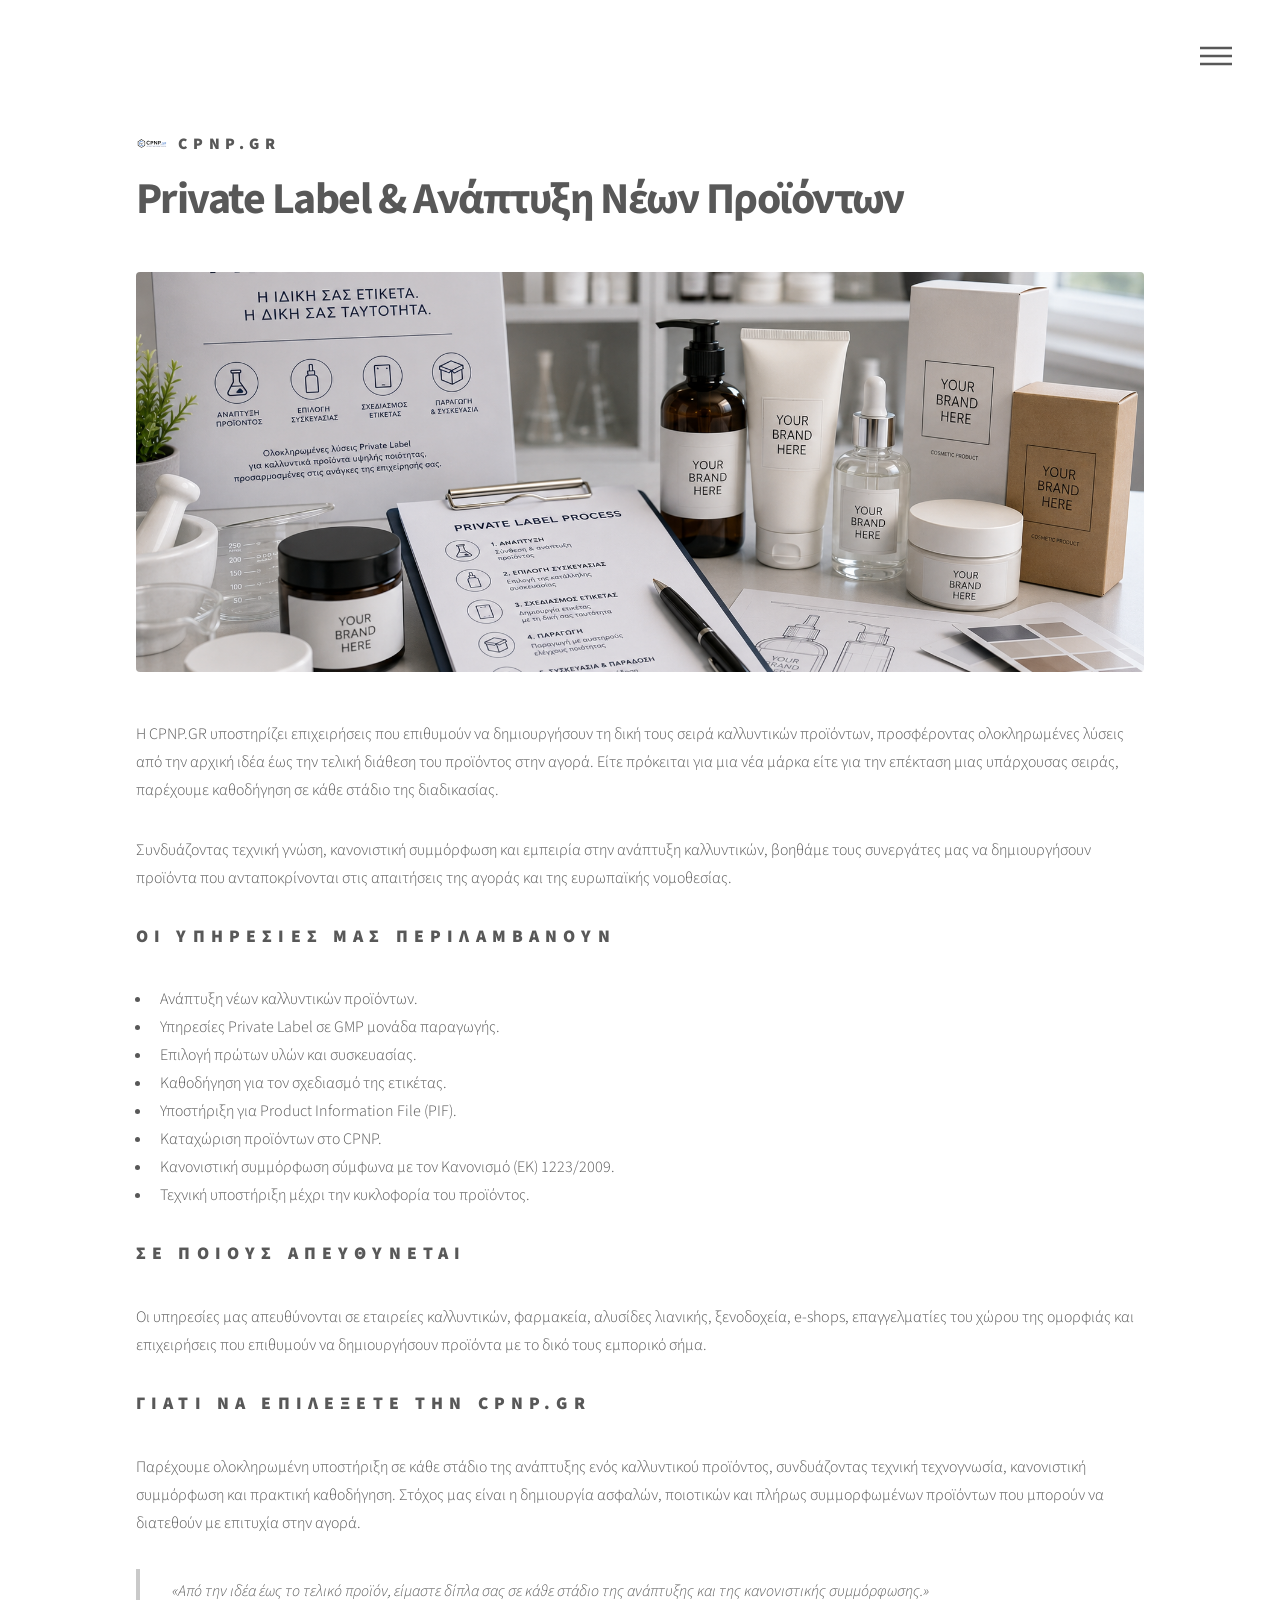
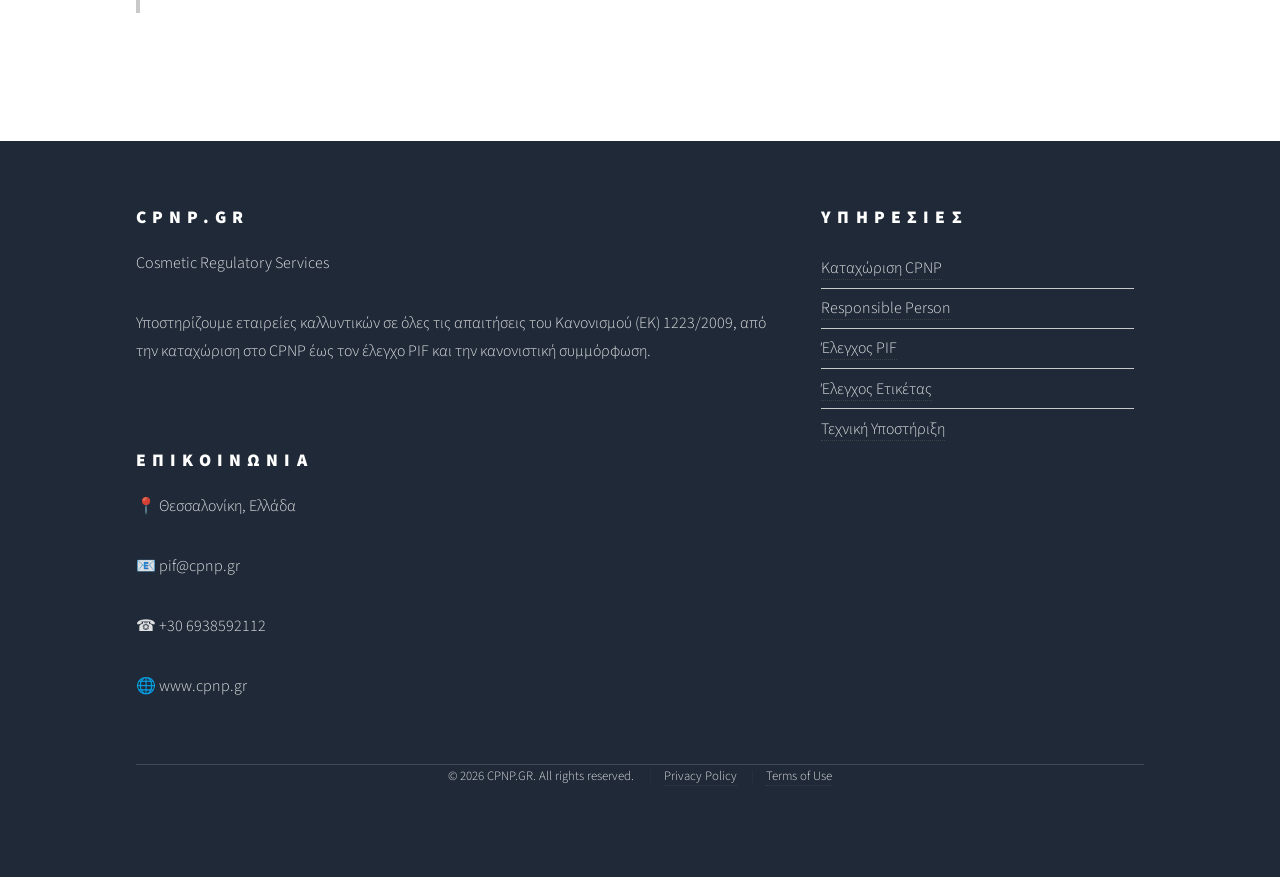
<file: private-label.html>
<!DOCTYPE HTML>
<!--
	Phantom by HTML5 UP
	html5up.net | @ajlkn
	Free for personal and commercial use under the CCA 3.0 license (html5up.net/license)
-->
<html>
	<head>
		<title>Private Label & Ανάπτυξη Νέων Προϊόντων.</title>
		<meta charset="utf-8" />
		<meta name="viewport" content="width=device-width, initial-scale=1, user-scalable=no" />
		<link rel="stylesheet" href="assets/css/main.css" />
		<noscript><link rel="stylesheet" href="assets/css/noscript.css" /></noscript>
	</head>
	<body class="is-preload">
		<!-- Wrapper -->
			<div id="wrapper">

				<!-- Header -->
					<header id="header">
						<div class="inner">

							<!-- Logo -->
								<a href="index.html" class="logo">
									<span class="symbol"><img src="images/logo.svg" alt="" /></span><span class="title">CPNP.GR</span>
								</a>

							<!-- Nav -->
								<nav>
									<ul>
										<li><a href="#menu">Menu</a></li>
									</ul>
								</nav>

						</div>
					</header>

				<!-- Menu -->
					<nav id="menu">
						<h2>Menu</h2>
						<ul>
							<li><a href="index.html">Αρχική</a></li>
                            <li><a href="about.html">Ποιοι Είμαστε</a></li>
                            <li><a href="contact.html">Επικοινωνία</a></li>    
						</ul>
					</nav>

				<!-- Main -->
					<div id="main">
						<div class="inner">
							<h1>Private Label & Ανάπτυξη Νέων Προϊόντων</h1>

<span class="image main">
    <img src="images/private label.png" alt="Private Label & Ανάπτυξη Νέων Προϊόντων" />
</span>

<p>
Η CPNP.GR υποστηρίζει επιχειρήσεις που επιθυμούν να δημιουργήσουν τη δική τους σειρά καλλυντικών προϊόντων, προσφέροντας ολοκληρωμένες λύσεις από την αρχική ιδέα έως την τελική διάθεση του προϊόντος στην αγορά. Είτε πρόκειται για μια νέα μάρκα είτε για την επέκταση μιας υπάρχουσας σειράς, παρέχουμε καθοδήγηση σε κάθε στάδιο της διαδικασίας.
</p>

<p>
Συνδυάζοντας τεχνική γνώση, κανονιστική συμμόρφωση και εμπειρία στην ανάπτυξη καλλυντικών, βοηθάμε τους συνεργάτες μας να δημιουργήσουν προϊόντα που ανταποκρίνονται στις απαιτήσεις της αγοράς και της ευρωπαϊκής νομοθεσίας.
</p>

<h2>Οι υπηρεσιες μας περιλαμβανουν</h2>

<ul>
    <li>Ανάπτυξη νέων καλλυντικών προϊόντων.</li>
    <li>Υπηρεσίες Private Label σε GMP μονάδα παραγωγής.</li>
    <li>Επιλογή πρώτων υλών και συσκευασίας.</li>
    <li>Καθοδήγηση για τον σχεδιασμό της ετικέτας.</li>
    <li>Υποστήριξη για Product Information File (PIF).</li>
    <li>Καταχώριση προϊόντων στο CPNP.</li>
    <li>Κανονιστική συμμόρφωση σύμφωνα με τον Κανονισμό (ΕΚ) 1223/2009.</li>
    <li>Τεχνική υποστήριξη μέχρι την κυκλοφορία του προϊόντος.</li>
</ul>

<h2>Σε ποιους απευθυνεται</h2>

<p>
Οι υπηρεσίες μας απευθύνονται σε εταιρείες καλλυντικών, φαρμακεία, αλυσίδες λιανικής, ξενοδοχεία, e-shops, επαγγελματίες του χώρου της ομορφιάς και επιχειρήσεις που επιθυμούν να δημιουργήσουν προϊόντα με το δικό τους εμπορικό σήμα.
</p>

<h2>Γιατι να επιλεξετε την CPNP.GR</h2>

<p>
Παρέχουμε ολοκληρωμένη υποστήριξη σε κάθε στάδιο της ανάπτυξης ενός καλλυντικού προϊόντος, συνδυάζοντας τεχνική τεχνογνωσία, κανονιστική συμμόρφωση και πρακτική καθοδήγηση. Στόχος μας είναι η δημιουργία ασφαλών, ποιοτικών και πλήρως συμμορφωμένων προϊόντων που μπορούν να διατεθούν με επιτυχία στην αγορά.
</p>

<blockquote>
«Από την ιδέα έως το τελικό προϊόν, είμαστε δίπλα σας σε κάθε στάδιο της ανάπτυξης και της κανονιστικής συμμόρφωσης.»
</blockquote>
						</div>
					</div>

				<!-- Footer -->
					<footer id="footer">

    <div class="inner">

        <section>

            <h2>CPNP.GR</h2>

            <p>
                Cosmetic Regulatory Services
            </p>

            <p>
                Υποστηρίζουμε εταιρείες καλλυντικών σε όλες τις απαιτήσεις
                του Κανονισμού (ΕΚ) 1223/2009, από την καταχώριση στο CPNP
                έως τον έλεγχο PIF και την κανονιστική συμμόρφωση.
            </p>

        </section>

        <section>

            <h2>Υπηρεσιες</h2>

            <ul class="alt">
                <li><a href="generic.html">Καταχώριση CPNP</a></li>
                <li><a href="responsible-person.html">Responsible Person</a></li>
                <li><a href="pif.html">Έλεγχος PIF</a></li>
                <li><a href="label-check.html">Έλεγχος Ετικέτας</a></li>
                <li><a href="technical-support.html">Τεχνική Υποστήριξη</a></li>
            </ul>

        </section>

        <section>

            <h2>Επικοινωνια</h2>

            <p>
                📍 Θεσσαλονίκη, Ελλάδα
            </p>

            <p>
                📧 pif@cpnp.gr
            </p>

            <p>
                ☎ +30 6938592112
            </p>

            <p>
                🌐 www.cpnp.gr
            </p>

        </section>

        <ul class="copyright">
            <li>&copy; 2026 CPNP.GR. All rights reserved.</li>
            <li><a href="#">Privacy Policy</a></li>
            <li><a href="#">Terms of Use</a></li>
        </ul>

    </div>

</footer>

			</div>

		<!-- Scripts -->
			<script src="assets/js/jquery.min.js"></script>
			<script src="assets/js/browser.min.js"></script>
			<script src="assets/js/breakpoints.min.js"></script>
			<script src="assets/js/util.js"></script>
			<script src="assets/js/main.js"></script>

	</body>
</html>
</file>
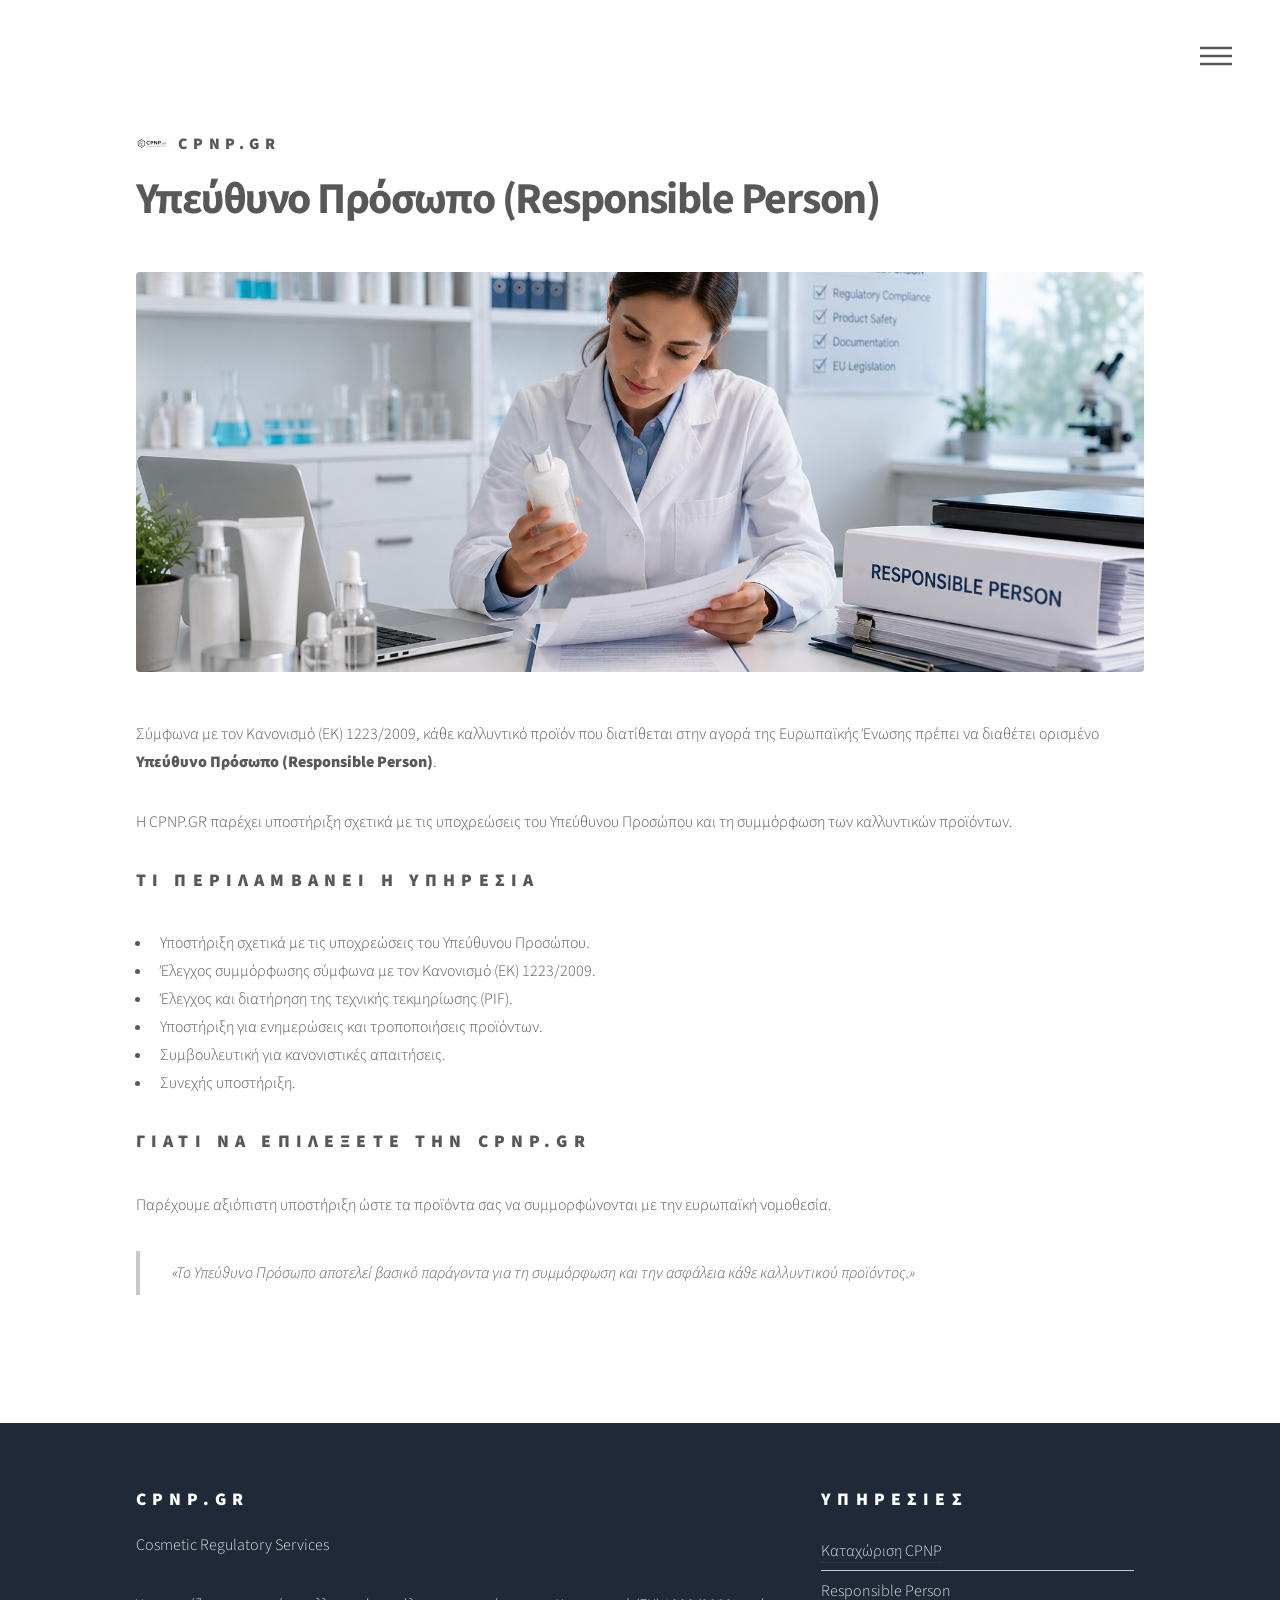
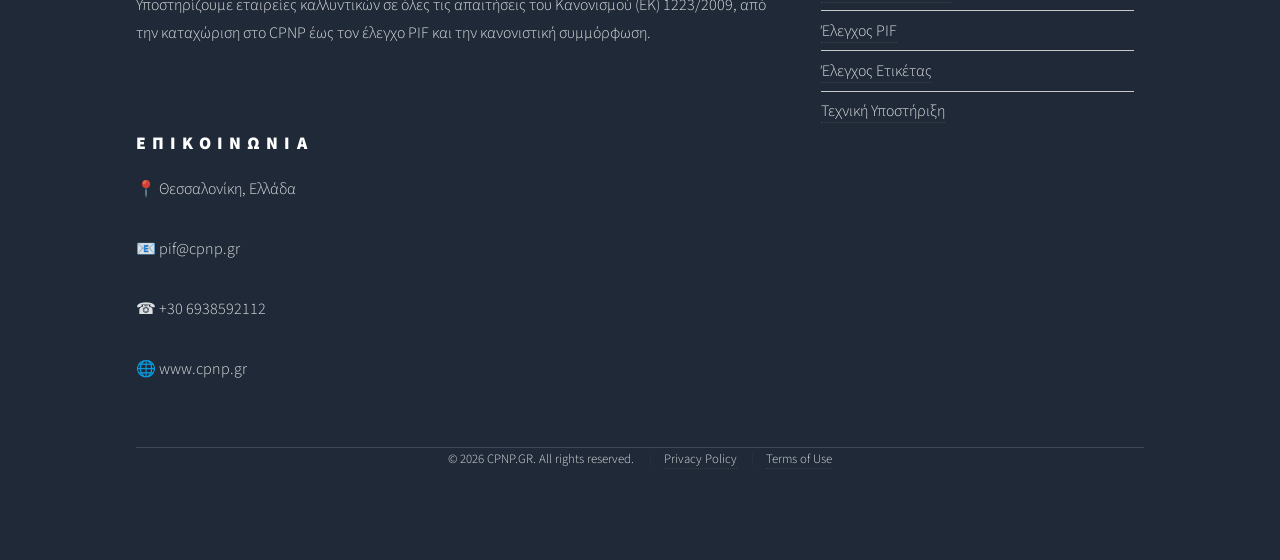
<file: responsible-person.html>
<!DOCTYPE HTML>
<html>
<head>
<title>Responsible Person | CPNP.GR</title>
<meta charset="utf-8">
<meta name="viewport" content="width=device-width, initial-scale=1">
<link rel="stylesheet" href="assets/css/main.css">
<noscript><link rel="stylesheet" href="assets/css/noscript.css"></noscript>
</head>
<body class="is-preload">
<div id="wrapper">
<header id="header"><div class="inner">
<a href="index.html" class="logo"><span class="symbol"><img src="images/logo.svg" alt=""></span><span class="title">CPNP.GR</span></a>
<nav><ul><li><a href="#menu">Μενού</a></li></ul></nav>
</div></header>
<nav id="menu">
<h2>Μενού</h2>
<ul>
<li><a href="index.html">Αρχική</a></li>
                            <li><a href="about.html">Ποιοι Είμαστε</a></li>
                            <li><a href="contact.html">Επικοινωνία</a></li>    
</ul>
</nav>
<div id="main"><div class="inner">
<h1>Υπεύθυνο Πρόσωπο (Responsible Person)</h1>
<span class="image main"><img src="images/responsible person.png" alt="Responsible Person"></span>
<p>Σύμφωνα με τον Κανονισμό (ΕΚ) 1223/2009, κάθε καλλυντικό προϊόν που διατίθεται στην αγορά της Ευρωπαϊκής Ένωσης πρέπει να διαθέτει ορισμένο <strong>Υπεύθυνο Πρόσωπο (Responsible Person)</strong>.</p>
<p>Η CPNP.GR παρέχει υποστήριξη σχετικά με τις υποχρεώσεις του Υπεύθυνου Προσώπου και τη συμμόρφωση των καλλυντικών προϊόντων.</p>
<h2>Τι περιλαμβανει η υπηρεσια</h2>
<ul>
<li>Υποστήριξη σχετικά με τις υποχρεώσεις του Υπεύθυνου Προσώπου.</li>
<li>Έλεγχος συμμόρφωσης σύμφωνα με τον Κανονισμό (ΕΚ) 1223/2009.</li>
<li>Έλεγχος και διατήρηση της τεχνικής τεκμηρίωσης (PIF).</li>
<li>Υποστήριξη για ενημερώσεις και τροποποιήσεις προϊόντων.</li>
<li>Συμβουλευτική για κανονιστικές απαιτήσεις.</li>
<li>Συνεχής υποστήριξη.</li>
</ul>
<h2>Γιατι να επιλεξετε την CPNP.GR</h2>
<p>Παρέχουμε αξιόπιστη υποστήριξη ώστε τα προϊόντα σας να συμμορφώνονται με την ευρωπαϊκή νομοθεσία.</p>
<blockquote>«Το Υπεύθυνο Πρόσωπο αποτελεί βασικό παράγοντα για τη συμμόρφωση και την ασφάλεια κάθε καλλυντικού προϊόντος.»</blockquote>
</div>
</div>

				<!-- Footer -->
					<footer id="footer">

    <div class="inner">

        <section>

            <h2>CPNP.GR</h2>

            <p>
                Cosmetic Regulatory Services
            </p>

            <p>
                Υποστηρίζουμε εταιρείες καλλυντικών σε όλες τις απαιτήσεις
                του Κανονισμού (ΕΚ) 1223/2009, από την καταχώριση στο CPNP
                έως τον έλεγχο PIF και την κανονιστική συμμόρφωση.
            </p>

        </section>

        <section>

            <h2>Υπηρεσιες</h2>

            <ul class="alt">
                <li><a href="generic.html">Καταχώριση CPNP</a></li>
                <li><a href="responsible-person.html">Responsible Person</a></li>
                <li><a href="pif.html">Έλεγχος PIF</a></li>
                <li><a href="label-check.html">Έλεγχος Ετικέτας</a></li>
                <li><a href="technical-support.html">Τεχνική Υποστήριξη</a></li>
            </ul>

        </section>

        <section>

            <h2>Επικοινωνια</h2>

            <p>
                📍 Θεσσαλονίκη, Ελλάδα
            </p>

            <p>
                📧 pif@cpnp.gr
            </p>

            <p>
                ☎ +30 6938592112
            </p>

            <p>
                🌐 www.cpnp.gr
            </p>

        </section>

        <ul class="copyright">
            <li>&copy; 2026 CPNP.GR. All rights reserved.</li>
            <li><a href="#">Privacy Policy</a></li>
            <li><a href="#">Terms of Use</a></li>
        </ul>

    </div>

</footer>

			</div>

		<!-- Scripts -->
			<script src="assets/js/jquery.min.js"></script>
			<script src="assets/js/browser.min.js"></script>
			<script src="assets/js/breakpoints.min.js"></script>
			<script src="assets/js/util.js"></script>
			<script src="assets/js/main.js"></script>

	</body>
</html>
</file>
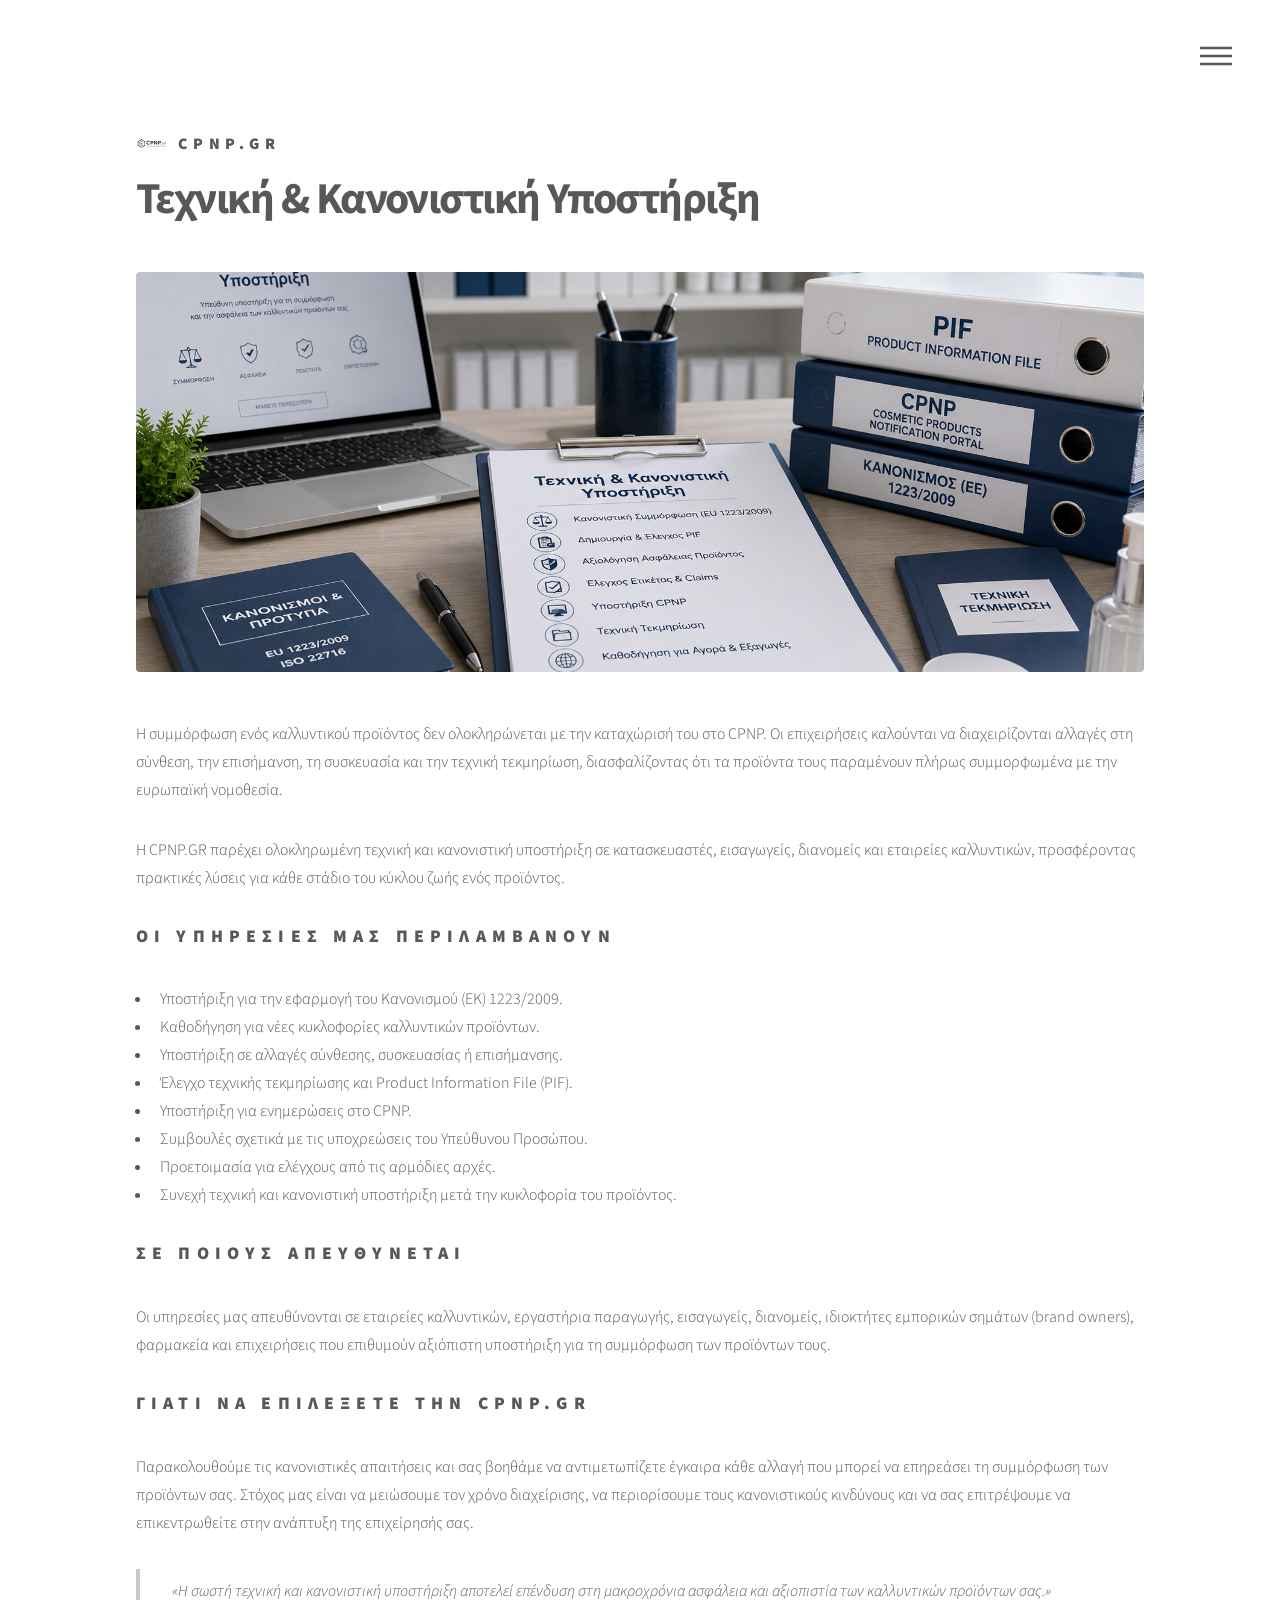
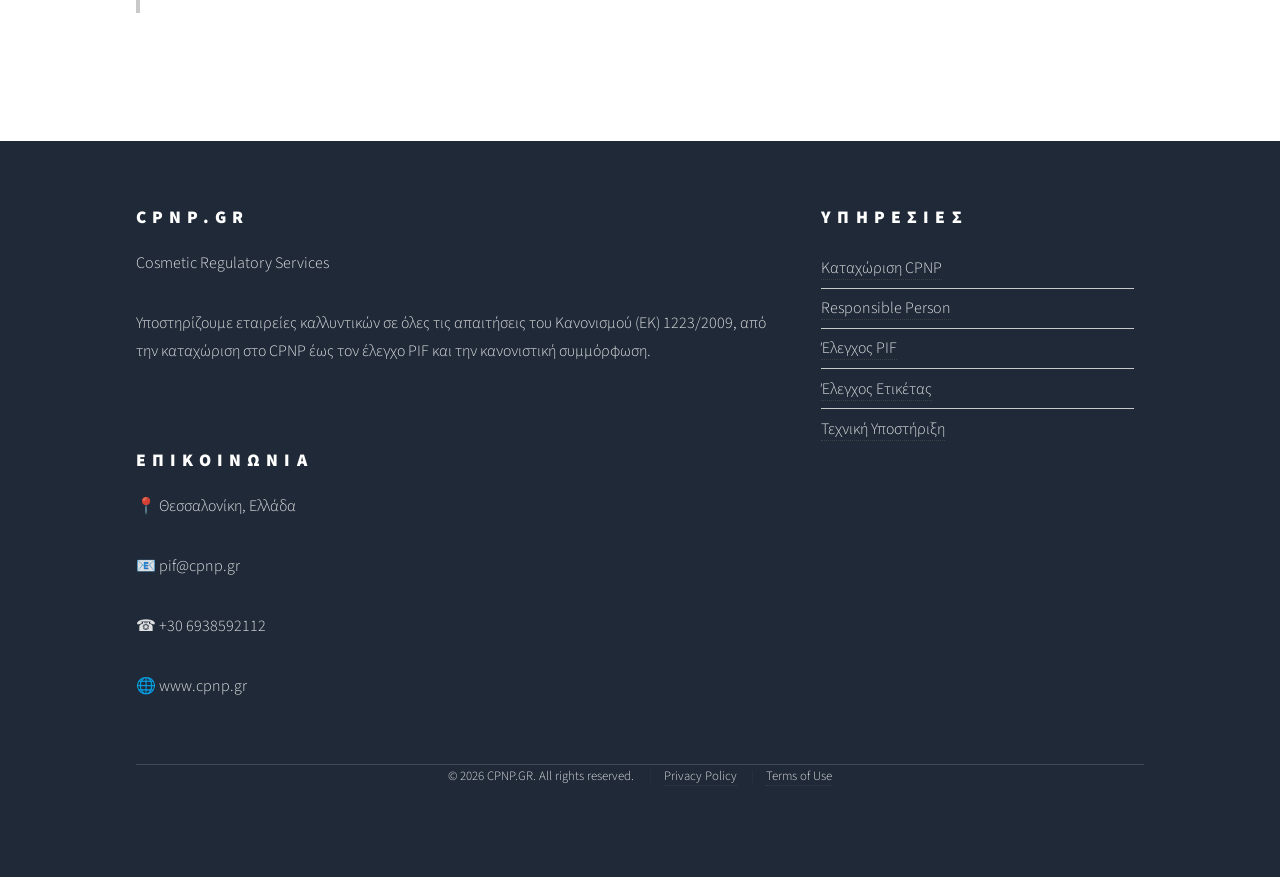
<file: technical-support.html>
<!DOCTYPE HTML>
<!--
	Phantom by HTML5 UP
	html5up.net | @ajlkn
	Free for personal and commercial use under the CCA 3.0 license (html5up.net/license)
-->
<html>
	<head>
		<title>Generic - Phantom by HTML5 UP</title>
		<meta charset="utf-8" />
		<meta name="viewport" content="width=device-width, initial-scale=1, user-scalable=no" />
		<link rel="stylesheet" href="assets/css/main.css" />
		<noscript><link rel="stylesheet" href="assets/css/noscript.css" /></noscript>
	</head>
	<body class="is-preload">
		<!-- Wrapper -->
			<div id="wrapper">

				<!-- Header -->
					<header id="header">
						<div class="inner">

							<!-- Logo -->
								<a href="index.html" class="logo">
									<span class="symbol"><img src="images/logo.svg" alt="" /></span><span class="title">CPNP.GR</span>
								</a>

							<!-- Nav -->
								<nav>
									<ul>
										<li><a href="#menu">Menu</a></li>
									</ul>
								</nav>

						</div>
					</header>

				<!-- Menu -->
					<nav id="menu">
						<h2>Menu</h2>
						<ul>
							<li><a href="index.html">Αρχική</a></li>
                            <li><a href="about.html">Ποιοι Είμαστε</a></li>
                            <li><a href="contact.html">Επικοινωνία</a></li>    
						</ul>
					</nav>

				<!-- Main -->
					<div id="main">
						<div class="inner">
							<h1>Τεχνική & Κανονιστική Υποστήριξη</h1>

<span class="image main">
    <img src="images/technical support.png" alt="Τεχνική & Κανονιστική Υποστήριξη" />
</span>

<p>
Η συμμόρφωση ενός καλλυντικού προϊόντος δεν ολοκληρώνεται με την καταχώρισή του στο CPNP. Οι επιχειρήσεις καλούνται να διαχειρίζονται αλλαγές στη σύνθεση, την επισήμανση, τη συσκευασία και την τεχνική τεκμηρίωση, διασφαλίζοντας ότι τα προϊόντα τους παραμένουν πλήρως συμμορφωμένα με την ευρωπαϊκή νομοθεσία.
</p>

<p>
Η CPNP.GR παρέχει ολοκληρωμένη τεχνική και κανονιστική υποστήριξη σε κατασκευαστές, εισαγωγείς, διανομείς και εταιρείες καλλυντικών, προσφέροντας πρακτικές λύσεις για κάθε στάδιο του κύκλου ζωής ενός προϊόντος.
</p>

<h2>Οι υπηρεσιες μας περιλαμβανουν</h2>

<ul>
    <li>Υποστήριξη για την εφαρμογή του Κανονισμού (ΕΚ) 1223/2009.</li>
    <li>Καθοδήγηση για νέες κυκλοφορίες καλλυντικών προϊόντων.</li>
    <li>Υποστήριξη σε αλλαγές σύνθεσης, συσκευασίας ή επισήμανσης.</li>
    <li>Έλεγχο τεχνικής τεκμηρίωσης και Product Information File (PIF).</li>
    <li>Υποστήριξη για ενημερώσεις στο CPNP.</li>
    <li>Συμβουλές σχετικά με τις υποχρεώσεις του Υπεύθυνου Προσώπου.</li>
    <li>Προετοιμασία για ελέγχους από τις αρμόδιες αρχές.</li>
    <li>Συνεχή τεχνική και κανονιστική υποστήριξη μετά την κυκλοφορία του προϊόντος.</li>
</ul>

<h2>Σε ποιους απευθυνεται</h2>

<p>
Οι υπηρεσίες μας απευθύνονται σε εταιρείες καλλυντικών, εργαστήρια παραγωγής, εισαγωγείς, διανομείς, ιδιοκτήτες εμπορικών σημάτων (brand owners), φαρμακεία και επιχειρήσεις που επιθυμούν αξιόπιστη υποστήριξη για τη συμμόρφωση των προϊόντων τους.
</p>

<h2>Γιατι να επιλεξετε την CPNP.GR</h2>

<p>
Παρακολουθούμε τις κανονιστικές απαιτήσεις και σας βοηθάμε να αντιμετωπίζετε έγκαιρα κάθε αλλαγή που μπορεί να επηρεάσει τη συμμόρφωση των προϊόντων σας. Στόχος μας είναι να μειώσουμε τον χρόνο διαχείρισης, να περιορίσουμε τους κανονιστικούς κινδύνους και να σας επιτρέψουμε να επικεντρωθείτε στην ανάπτυξη της επιχείρησής σας.
</p>

<blockquote>
«Η σωστή τεχνική και κανονιστική υποστήριξη αποτελεί επένδυση στη μακροχρόνια ασφάλεια και αξιοπιστία των καλλυντικών προϊόντων σας.»
</blockquote>
						</div>
					</div>

				<!-- Footer -->
					<footer id="footer">

    <div class="inner">

        <section>

            <h2>CPNP.GR</h2>

            <p>
                Cosmetic Regulatory Services
            </p>

            <p>
                Υποστηρίζουμε εταιρείες καλλυντικών σε όλες τις απαιτήσεις
                του Κανονισμού (ΕΚ) 1223/2009, από την καταχώριση στο CPNP
                έως τον έλεγχο PIF και την κανονιστική συμμόρφωση.
            </p>

        </section>

        <section>

            <h2>Υπηρεσιες</h2>

            <ul class="alt">
                <li><a href="generic.html">Καταχώριση CPNP</a></li>
                <li><a href="responsible-person.html">Responsible Person</a></li>
                <li><a href="pif.html">Έλεγχος PIF</a></li>
                <li><a href="label-check.html">Έλεγχος Ετικέτας</a></li>
                <li><a href="technical-support.html">Τεχνική Υποστήριξη</a></li>
            </ul>

        </section>

        <section>

            <h2>Επικοινωνια</h2>

            <p>
                📍 Θεσσαλονίκη, Ελλάδα
            </p>

            <p>
                📧 pif@cpnp.gr
            </p>

            <p>
                ☎ +30 6938592112
            </p>

            <p>
                🌐 www.cpnp.gr
            </p>

        </section>

        <ul class="copyright">
            <li>&copy; 2026 CPNP.GR. All rights reserved.</li>
            <li><a href="#">Privacy Policy</a></li>
            <li><a href="#">Terms of Use</a></li>
        </ul>

    </div>

</footer>
			</div>

		<!-- Scripts -->
			<script src="assets/js/jquery.min.js"></script>
			<script src="assets/js/browser.min.js"></script>
			<script src="assets/js/breakpoints.min.js"></script>
			<script src="assets/js/util.js"></script>
			<script src="assets/js/main.js"></script>

	</body>
</html>
</file>
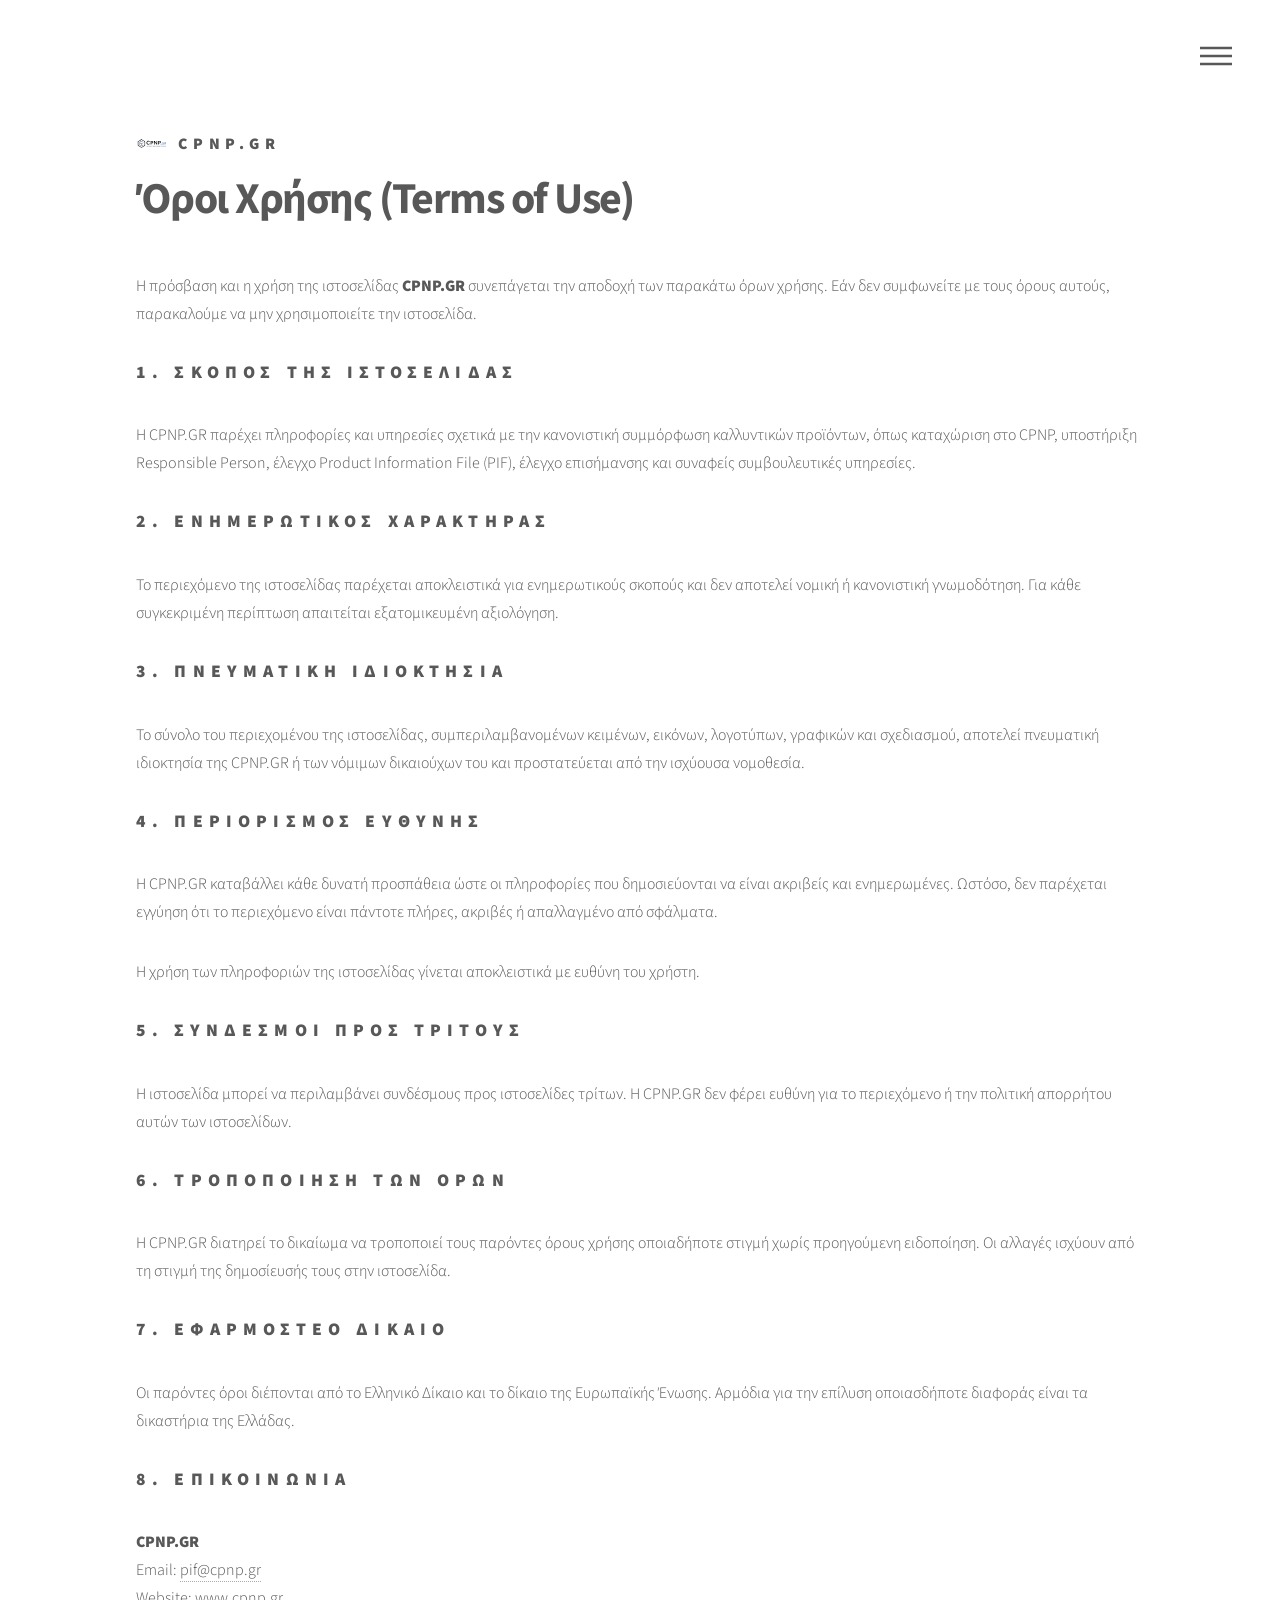
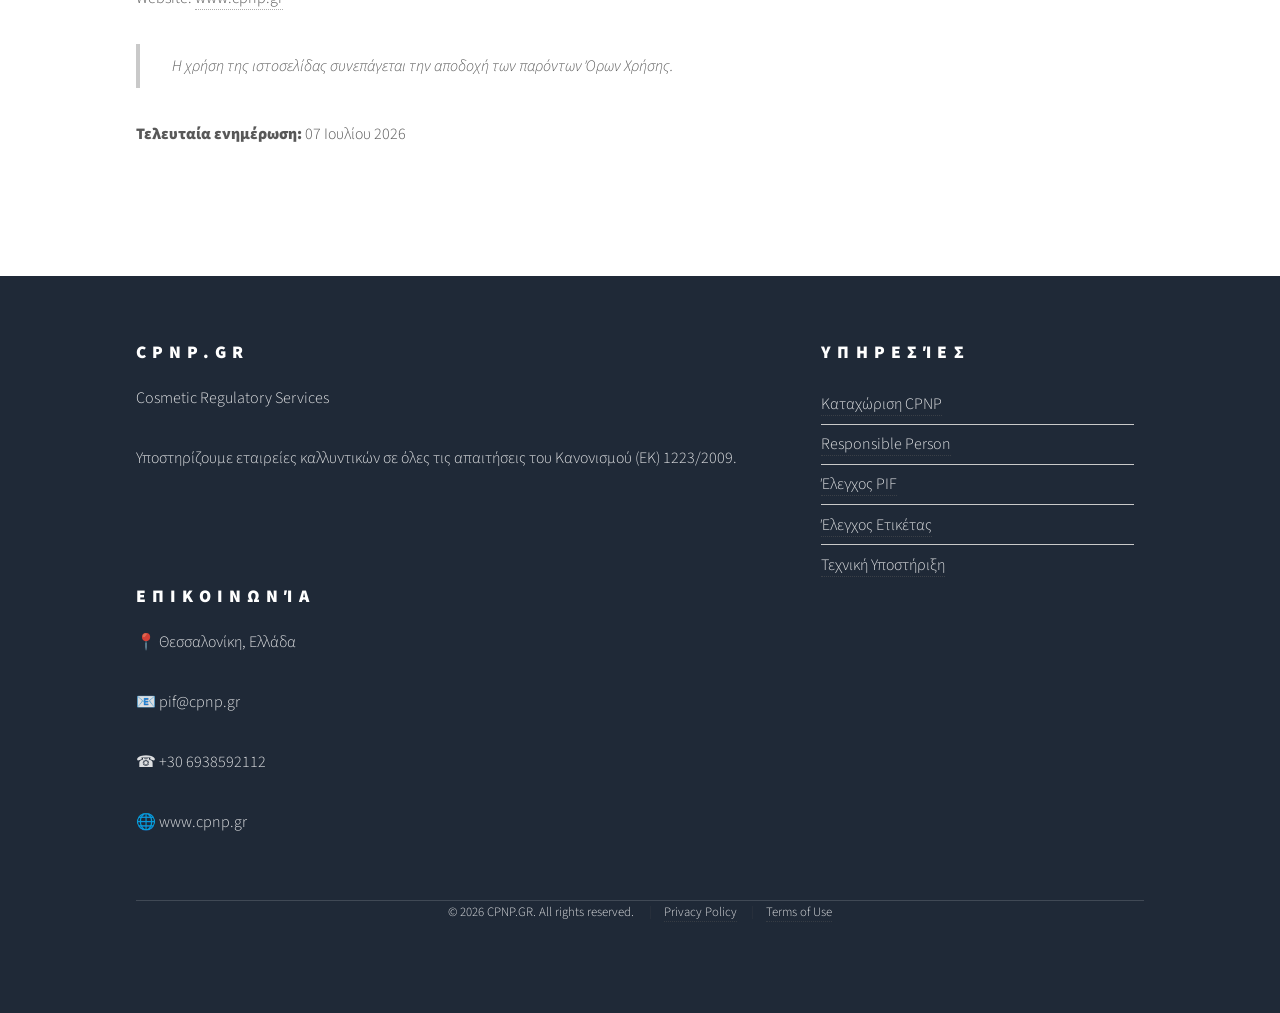
<file: terms-of-use.html>
<!DOCTYPE HTML>
<html>
<head>
    <title>Terms of Use | CPNP.GR</title>
    <meta charset="utf-8" />
    <meta name="viewport" content="width=device-width, initial-scale=1, user-scalable=no" />
    <link rel="stylesheet" href="assets/css/main.css" />
    <noscript><link rel="stylesheet" href="assets/css/noscript.css" /></noscript>
</head>

<body class="is-preload">

<div id="wrapper">

<header id="header">
    <div class="inner">

        <a href="index.html" class="logo">
            <span class="symbol">
                <img src="images/logo.svg" alt="" />
            </span>
            <span class="title">CPNP.GR</span>
        </a>

        <nav>
            <ul>
                <li><a href="#menu">Μενού</a></li>
            </ul>
        </nav>

    </div>
</header>

<nav id="menu">
    <h2>Μενού</h2>

    <ul>
        <li><a href="index.html">Αρχική</a></li>
        <li><a href="about.html">Ποιοι Είμαστε</a></li>
        <li><a href="contact.html">Επικοινωνία</a></li>
    </ul>

</nav>

<div id="main">

<div class="inner">

<h1>Όροι Χρήσης (Terms of Use)</h1>

<p>
Η πρόσβαση και η χρήση της ιστοσελίδας <strong>CPNP.GR</strong> συνεπάγεται την αποδοχή των παρακάτω όρων χρήσης. Εάν δεν συμφωνείτε με τους όρους αυτούς, παρακαλούμε να μην χρησιμοποιείτε την ιστοσελίδα.
</p>

<h2>1. Σκοπος της ιστοσελιδας</h2>

<p>
Η CPNP.GR παρέχει πληροφορίες και υπηρεσίες σχετικά με την κανονιστική συμμόρφωση καλλυντικών προϊόντων, όπως καταχώριση στο CPNP, υποστήριξη Responsible Person, έλεγχο Product Information File (PIF), έλεγχο επισήμανσης και συναφείς συμβουλευτικές υπηρεσίες.
</p>

<h2>2. Ενημερωτικος χαρακτηρας</h2>

<p>
Το περιεχόμενο της ιστοσελίδας παρέχεται αποκλειστικά για ενημερωτικούς σκοπούς και δεν αποτελεί νομική ή κανονιστική γνωμοδότηση. Για κάθε συγκεκριμένη περίπτωση απαιτείται εξατομικευμένη αξιολόγηση.
</p>

<h2>3. Πνευματικη ιδιοκτησια</h2>

<p>
Το σύνολο του περιεχομένου της ιστοσελίδας, συμπεριλαμβανομένων κειμένων, εικόνων, λογοτύπων, γραφικών και σχεδιασμού, αποτελεί πνευματική ιδιοκτησία της CPNP.GR ή των νόμιμων δικαιούχων του και προστατεύεται από την ισχύουσα νομοθεσία.
</p>

<h2>4. Περιορισμος ευθυνης</h2>

<p>
Η CPNP.GR καταβάλλει κάθε δυνατή προσπάθεια ώστε οι πληροφορίες που δημοσιεύονται να είναι ακριβείς και ενημερωμένες. Ωστόσο, δεν παρέχεται εγγύηση ότι το περιεχόμενο είναι πάντοτε πλήρες, ακριβές ή απαλλαγμένο από σφάλματα.
</p>

<p>
Η χρήση των πληροφοριών της ιστοσελίδας γίνεται αποκλειστικά με ευθύνη του χρήστη.
</p>

<h2>5. Συνδεσμοι προς τριτους</h2>

<p>
Η ιστοσελίδα μπορεί να περιλαμβάνει συνδέσμους προς ιστοσελίδες τρίτων. Η CPNP.GR δεν φέρει ευθύνη για το περιεχόμενο ή την πολιτική απορρήτου αυτών των ιστοσελίδων.
</p>

<h2>6. Τροποποιηση των ορων</h2>

<p>
Η CPNP.GR διατηρεί το δικαίωμα να τροποποιεί τους παρόντες όρους χρήσης οποιαδήποτε στιγμή χωρίς προηγούμενη ειδοποίηση. Οι αλλαγές ισχύουν από τη στιγμή της δημοσίευσής τους στην ιστοσελίδα.
</p>

<h2>7. Εφαρμοστεο δικαιο</h2>

<p>
Οι παρόντες όροι διέπονται από το Ελληνικό Δίκαιο και το δίκαιο της Ευρωπαϊκής Ένωσης. Αρμόδια για την επίλυση οποιασδήποτε διαφοράς είναι τα δικαστήρια της Ελλάδας.
</p>

<h2>8. Επικοινωνια</h2>

<p>

<strong>CPNP.GR</strong><br>

Email:
<a href="mailto:pif@cpnp.gr">pif@cpnp.gr</a><br>

Website:
<a href="https://www.cpnp.gr">www.cpnp.gr</a>

</p>

<blockquote>

Η χρήση της ιστοσελίδας συνεπάγεται την αποδοχή των παρόντων Όρων Χρήσης.

</blockquote>

<p>

<strong>Τελευταία ενημέρωση:</strong> 07 Ιουλίου 2026

</p>

</div>

</div>

<footer id="footer">

<div class="inner">

<section>

<h2>CPNP.GR</h2>

<p>Cosmetic Regulatory Services</p>

<p>
Υποστηρίζουμε εταιρείες καλλυντικών σε όλες τις απαιτήσεις του Κανονισμού (ΕΚ) 1223/2009.
</p>

</section>

<section>

<h2>Υπηρεσίες</h2>

<ul class="alt">

<li><a href="generic.html">Καταχώριση CPNP</a></li>

<li><a href="responsible-person.html">Responsible Person</a></li>

<li><a href="pif.html">Έλεγχος PIF</a></li>

<li><a href="label-check.html">Έλεγχος Ετικέτας</a></li>

<li><a href="technical-support.html">Τεχνική Υποστήριξη</a></li>

</ul>

</section>

<section>

<h2>Επικοινωνία</h2>

<p>📍 Θεσσαλονίκη, Ελλάδα</p>

<p>📧 pif@cpnp.gr</p>

<p>☎ +30 6938592112</p>

<p>🌐 www.cpnp.gr</p>

</section>

<ul class="copyright">

<li>&copy; 2026 CPNP.GR. All rights reserved.</li>

<li><a href="privacy-policy.html">Privacy Policy</a></li>

<li><a href="terms-of-use.html">Terms of Use</a></li>

</ul>

</div>

</footer>

</div>

<script src="assets/js/jquery.min.js"></script>
<script src="assets/js/browser.min.js"></script>
<script src="assets/js/breakpoints.min.js"></script>
<script src="assets/js/util.js"></script>
<script src="assets/js/main.js"></script>

</body>
</html>
</file>
<file: assets/css/noscript.css>
/*
	Phantom by HTML5 UP
	html5up.net | @ajlkn
	Free for personal and commercial use under the CCA 3.0 license (html5up.net/license)
*/

/* Tiles */

	body.is-preload .tiles article {
		-moz-transform: none;
		-webkit-transform: none;
		-ms-transform: none;
		transform: none;
		opacity: 1;
	}
</file>
<file: assets/css/main.css>
@import url(fontawesome-all.min.css);
@import url("https://fonts.googleapis.com/css?family=Source+Sans+Pro:300,700,900");

/*
	Phantom by HTML5 UP
	html5up.net | @ajlkn
	Free for personal and commercial use under the CCA 3.0 license (html5up.net/license)
*/

html, body, div, span, applet, object,
iframe, h1, h2, h3, h4, h5, h6, p, blockquote,
pre, a, abbr, acronym, address, big, cite,
code, del, dfn, em, img, ins, kbd, q, s, samp,
small, strike, strong, sub, sup, tt, var, b,
u, i, center, dl, dt, dd, ol, ul, li, fieldset,
form, label, legend, table, caption, tbody,
tfoot, thead, tr, th, td, article, aside,
canvas, details, embed, figure, figcaption,
footer, header, hgroup, menu, nav, output, ruby,
section, summary, time, mark, audio, video {
	margin: 0;
	padding: 0;
	border: 0;
	font-size: 100%;
	font: inherit;
	vertical-align: baseline;}

article, aside, details, figcaption, figure,
footer, header, hgroup, menu, nav, section {
	display: block;}

body {
	line-height: 1;
}

ol, ul {
	list-style: none;
}

blockquote, q {
	quotes: none;
}

	blockquote:before, blockquote:after, q:before, q:after {
		content: '';
		content: none;
	}

table {
	border-collapse: collapse;
	border-spacing: 0;
}

body {
	-webkit-text-size-adjust: none;
}

mark {
	background-color: transparent;
	color: inherit;
}

input::-moz-focus-inner {
	border: 0;
	padding: 0;
}

input, select, textarea {
	-moz-appearance: none;
	-webkit-appearance: none;
	-ms-appearance: none;
	appearance: none;
}

/* Basic */

	@-ms-viewport {
		width: device-width;
	}

	body {
		-ms-overflow-style: scrollbar;
	}

	@media screen and (max-width: 480px) {

		html, body {
			min-width: 320px;
		}

	}

	html {
		box-sizing: border-box;
	}

	*, *:before, *:after {
		box-sizing: inherit;
	}

	body {
		background: #ffffff;
	}

		body.is-preload *, body.is-preload *:before, body.is-preload *:after {
			-moz-animation: none !important;
			-webkit-animation: none !important;
			-ms-animation: none !important;
			animation: none !important;
			-moz-transition: none !important;
			-webkit-transition: none !important;
			-ms-transition: none !important;
			transition: none !important;
		}

/* Type */

	body, input, select, textarea {
		color: #585858;
		font-family: "Source Sans Pro", Helvetica, sans-serif;
		font-size: 16pt;
		font-weight: 300;
		line-height: 1.75;
	}

		@media screen and (max-width: 1680px) {

			body, input, select, textarea {
				font-size: 14pt;
			}

		}

		@media screen and (max-width: 1280px) {

			body, input, select, textarea {
				font-size: 12pt;
			}

		}

	a {
		-moz-transition: border-bottom-color 0.2s ease, color 0.2s ease;
		-webkit-transition: border-bottom-color 0.2s ease, color 0.2s ease;
		-ms-transition: border-bottom-color 0.2s ease, color 0.2s ease;
		transition: border-bottom-color 0.2s ease, color 0.2s ease;
		text-decoration: none;
		color: #585858;
		border-bottom: dotted 1px rgba(88, 88, 88, 0.5);
	}

		a:hover {
			border-bottom-color: transparent;
			color: #f2849e !important;
		}

	strong, b {
		font-weight: 900;
	}

	em, i {
		font-style: italic;
	}

	p {
		margin: 0 0 2em 0;
	}

	h1 {
		font-size: 2.75em;
		font-weight: 700;
		line-height: 1.3;
		margin: 0 0 1em 0;
		letter-spacing: -0.035em;
	}

		h1 a {
			color: inherit;
		}

		@media screen and (max-width: 736px) {

			h1 {
				font-size: 2em;
				margin: 0 0 1em 0;
			}

		}

		@media screen and (max-width: 360px) {

			h1 {
				font-size: 1.75em;
			}

		}

	h2, h3, h4, h5, h6 {
		font-weight: 900;
		line-height: 1.5;
		margin: 0 0 2em 0;
		text-transform: uppercase;
		letter-spacing: 0.35em;
	}

		h2 a, h3 a, h4 a, h5 a, h6 a {
			color: inherit;
		}

	h2 {
		font-size: 1.1em;
	}

	h3 {
		font-size: 1em;
	}

	h4 {
		font-size: 0.8em;
	}

	h5 {
		font-size: 0.8em;
	}

	h6 {
		font-size: 0.8em;
	}

	@media screen and (max-width: 980px) {

		h1 br, h2 br, h3 br, h4 br, h5 br, h6 br {
			display: none;
		}

	}

	@media screen and (max-width: 736px) {

		h2 {
			font-size: 1em;
		}

		h3 {
			font-size: 0.8em;
		}

	}

	sub {
		font-size: 0.8em;
		position: relative;
		top: 0.5em;
	}

	sup {
		font-size: 0.8em;
		position: relative;
		top: -0.5em;
	}

	blockquote {
		border-left: solid 4px #c9c9c9;
		font-style: italic;
		margin: 0 0 2em 0;
		padding: 0.5em 0 0.5em 2em;
	}

	code {
		background: rgba(144, 144, 144, 0.075);
		border-radius: 4px;
		border: solid 1px #c9c9c9;
		font-family: "Courier New", monospace;
		font-size: 0.9em;
		margin: 0 0.25em;
		padding: 0.25em 0.65em;
	}

	pre {
		-webkit-overflow-scrolling: touch;
		font-family: "Courier New", monospace;
		font-size: 0.9em;
		margin: 0 0 2em 0;
	}

		pre code {
			display: block;
			line-height: 1.75;
			padding: 1em 1.5em;
			overflow-x: auto;
		}

	hr {
		border: 0;
		border-bottom: solid 1px #c9c9c9;
		margin: 2em 0;
	}

		hr.major {
			margin: 3em 0;
		}

	.align-left {
		text-align: left;
	}

	.align-center {
		text-align: center;
	}

	.align-right {
		text-align: right;
	}

/* Row */

	.row {
		display: flex;
		flex-wrap: wrap;
		box-sizing: border-box;
		align-items: stretch;
	}

		.row > * {
			box-sizing: border-box;
		}

		.row.gtr-uniform > * > :last-child {
			margin-bottom: 0;
		}

		.row.aln-left {
			justify-content: flex-start;
		}

		.row.aln-center {
			justify-content: center;
		}

		.row.aln-right {
			justify-content: flex-end;
		}

		.row.aln-top {
			align-items: flex-start;
		}

		.row.aln-middle {
			align-items: center;
		}

		.row.aln-bottom {
			align-items: flex-end;
		}

		.row > .imp {
			order: -1;
		}

		.row > .col-1 {
			width: 8.33333%;
		}

		.row > .off-1 {
			margin-left: 8.33333%;
		}

		.row > .col-2 {
			width: 16.66667%;
		}

		.row > .off-2 {
			margin-left: 16.66667%;
		}

		.row > .col-3 {
			width: 25%;
		}

		.row > .off-3 {
			margin-left: 25%;
		}

		.row > .col-4 {
			width: 33.33333%;
		}

		.row > .off-4 {
			margin-left: 33.33333%;
		}

		.row > .col-5 {
			width: 41.66667%;
		}

		.row > .off-5 {
			margin-left: 41.66667%;
		}

		.row > .col-6 {
			width: 50%;
		}

		.row > .off-6 {
			margin-left: 50%;
		}

		.row > .col-7 {
			width: 58.33333%;
		}

		.row > .off-7 {
			margin-left: 58.33333%;
		}

		.row > .col-8 {
			width: 66.66667%;
		}

		.row > .off-8 {
			margin-left: 66.66667%;
		}

		.row > .col-9 {
			width: 75%;
		}

		.row > .off-9 {
			margin-left: 75%;
		}

		.row > .col-10 {
			width: 83.33333%;
		}

		.row > .off-10 {
			margin-left: 83.33333%;
		}

		.row > .col-11 {
			width: 91.66667%;
		}

		.row > .off-11 {
			margin-left: 91.66667%;
		}

		.row > .col-12 {
			width: 100%;
		}

		.row > .off-12 {
			margin-left: 100%;
		}

		.row.gtr-0 {
			margin-top: 0;
			margin-left: 0em;
		}

			.row.gtr-0 > * {
				padding: 0 0 0 0em;
			}

			.row.gtr-0.gtr-uniform {
				margin-top: 0em;
			}

				.row.gtr-0.gtr-uniform > * {
					padding-top: 0em;
				}

		.row.gtr-25 {
			margin-top: 0;
			margin-left: -0.5em;
		}

			.row.gtr-25 > * {
				padding: 0 0 0 0.5em;
			}

			.row.gtr-25.gtr-uniform {
				margin-top: -0.5em;
			}

				.row.gtr-25.gtr-uniform > * {
					padding-top: 0.5em;
				}

		.row.gtr-50 {
			margin-top: 0;
			margin-left: -1em;
		}

			.row.gtr-50 > * {
				padding: 0 0 0 1em;
			}

			.row.gtr-50.gtr-uniform {
				margin-top: -1em;
			}

				.row.gtr-50.gtr-uniform > * {
					padding-top: 1em;
				}

		.row {
			margin-top: 0;
			margin-left: -2em;
		}

			.row > * {
				padding: 0 0 0 2em;
			}

			.row.gtr-uniform {
				margin-top: -2em;
			}

				.row.gtr-uniform > * {
					padding-top: 2em;
				}

		.row.gtr-150 {
			margin-top: 0;
			margin-left: -3em;
		}

			.row.gtr-150 > * {
				padding: 0 0 0 3em;
			}

			.row.gtr-150.gtr-uniform {
				margin-top: -3em;
			}

				.row.gtr-150.gtr-uniform > * {
					padding-top: 3em;
				}

		.row.gtr-200 {
			margin-top: 0;
			margin-left: -4em;
		}

			.row.gtr-200 > * {
				padding: 0 0 0 4em;
			}

			.row.gtr-200.gtr-uniform {
				margin-top: -4em;
			}

				.row.gtr-200.gtr-uniform > * {
					padding-top: 4em;
				}

		@media screen and (max-width: 1680px) {

			.row {
				display: flex;
				flex-wrap: wrap;
				box-sizing: border-box;
				align-items: stretch;
			}

				.row > * {
					box-sizing: border-box;
				}

				.row.gtr-uniform > * > :last-child {
					margin-bottom: 0;
				}

				.row.aln-left {
					justify-content: flex-start;
				}

				.row.aln-center {
					justify-content: center;
				}

				.row.aln-right {
					justify-content: flex-end;
				}

				.row.aln-top {
					align-items: flex-start;
				}

				.row.aln-middle {
					align-items: center;
				}

				.row.aln-bottom {
					align-items: flex-end;
				}

				.row > .imp-xlarge {
					order: -1;
				}

				.row > .col-1-xlarge {
					width: 8.33333%;
				}

				.row > .off-1-xlarge {
					margin-left: 8.33333%;
				}

				.row > .col-2-xlarge {
					width: 16.66667%;
				}

				.row > .off-2-xlarge {
					margin-left: 16.66667%;
				}

				.row > .col-3-xlarge {
					width: 25%;
				}

				.row > .off-3-xlarge {
					margin-left: 25%;
				}

				.row > .col-4-xlarge {
					width: 33.33333%;
				}

				.row > .off-4-xlarge {
					margin-left: 33.33333%;
				}

				.row > .col-5-xlarge {
					width: 41.66667%;
				}

				.row > .off-5-xlarge {
					margin-left: 41.66667%;
				}

				.row > .col-6-xlarge {
					width: 50%;
				}

				.row > .off-6-xlarge {
					margin-left: 50%;
				}

				.row > .col-7-xlarge {
					width: 58.33333%;
				}

				.row > .off-7-xlarge {
					margin-left: 58.33333%;
				}

				.row > .col-8-xlarge {
					width: 66.66667%;
				}

				.row > .off-8-xlarge {
					margin-left: 66.66667%;
				}

				.row > .col-9-xlarge {
					width: 75%;
				}

				.row > .off-9-xlarge {
					margin-left: 75%;
				}

				.row > .col-10-xlarge {
					width: 83.33333%;
				}

				.row > .off-10-xlarge {
					margin-left: 83.33333%;
				}

				.row > .col-11-xlarge {
					width: 91.66667%;
				}

				.row > .off-11-xlarge {
					margin-left: 91.66667%;
				}

				.row > .col-12-xlarge {
					width: 100%;
				}

				.row > .off-12-xlarge {
					margin-left: 100%;
				}

				.row.gtr-0 {
					margin-top: 0;
					margin-left: 0em;
				}

					.row.gtr-0 > * {
						padding: 0 0 0 0em;
					}

					.row.gtr-0.gtr-uniform {
						margin-top: 0em;
					}

						.row.gtr-0.gtr-uniform > * {
							padding-top: 0em;
						}

				.row.gtr-25 {
					margin-top: 0;
					margin-left: -0.5em;
				}

					.row.gtr-25 > * {
						padding: 0 0 0 0.5em;
					}

					.row.gtr-25.gtr-uniform {
						margin-top: -0.5em;
					}

						.row.gtr-25.gtr-uniform > * {
							padding-top: 0.5em;
						}

				.row.gtr-50 {
					margin-top: 0;
					margin-left: -1em;
				}

					.row.gtr-50 > * {
						padding: 0 0 0 1em;
					}

					.row.gtr-50.gtr-uniform {
						margin-top: -1em;
					}

						.row.gtr-50.gtr-uniform > * {
							padding-top: 1em;
						}

				.row {
					margin-top: 0;
					margin-left: -2em;
				}

					.row > * {
						padding: 0 0 0 2em;
					}

					.row.gtr-uniform {
						margin-top: -2em;
					}

						.row.gtr-uniform > * {
							padding-top: 2em;
						}

				.row.gtr-150 {
					margin-top: 0;
					margin-left: -3em;
				}

					.row.gtr-150 > * {
						padding: 0 0 0 3em;
					}

					.row.gtr-150.gtr-uniform {
						margin-top: -3em;
					}

						.row.gtr-150.gtr-uniform > * {
							padding-top: 3em;
						}

				.row.gtr-200 {
					margin-top: 0;
					margin-left: -4em;
				}

					.row.gtr-200 > * {
						padding: 0 0 0 4em;
					}

					.row.gtr-200.gtr-uniform {
						margin-top: -4em;
					}

						.row.gtr-200.gtr-uniform > * {
							padding-top: 4em;
						}

		}

		@media screen and (max-width: 1280px) {

			.row {
				display: flex;
				flex-wrap: wrap;
				box-sizing: border-box;
				align-items: stretch;
			}

				.row > * {
					box-sizing: border-box;
				}

				.row.gtr-uniform > * > :last-child {
					margin-bottom: 0;
				}

				.row.aln-left {
					justify-content: flex-start;
				}

				.row.aln-center {
					justify-content: center;
				}

				.row.aln-right {
					justify-content: flex-end;
				}

				.row.aln-top {
					align-items: flex-start;
				}

				.row.aln-middle {
					align-items: center;
				}

				.row.aln-bottom {
					align-items: flex-end;
				}

				.row > .imp-large {
					order: -1;
				}

				.row > .col-1-large {
					width: 8.33333%;
				}

				.row > .off-1-large {
					margin-left: 8.33333%;
				}

				.row > .col-2-large {
					width: 16.66667%;
				}

				.row > .off-2-large {
					margin-left: 16.66667%;
				}

				.row > .col-3-large {
					width: 25%;
				}

				.row > .off-3-large {
					margin-left: 25%;
				}

				.row > .col-4-large {
					width: 33.33333%;
				}

				.row > .off-4-large {
					margin-left: 33.33333%;
				}

				.row > .col-5-large {
					width: 41.66667%;
				}

				.row > .off-5-large {
					margin-left: 41.66667%;
				}

				.row > .col-6-large {
					width: 50%;
				}

				.row > .off-6-large {
					margin-left: 50%;
				}

				.row > .col-7-large {
					width: 58.33333%;
				}

				.row > .off-7-large {
					margin-left: 58.33333%;
				}

				.row > .col-8-large {
					width: 66.66667%;
				}

				.row > .off-8-large {
					margin-left: 66.66667%;
				}

				.row > .col-9-large {
					width: 75%;
				}

				.row > .off-9-large {
					margin-left: 75%;
				}

				.row > .col-10-large {
					width: 83.33333%;
				}

				.row > .off-10-large {
					margin-left: 83.33333%;
				}

				.row > .col-11-large {
					width: 91.66667%;
				}

				.row > .off-11-large {
					margin-left: 91.66667%;
				}

				.row > .col-12-large {
					width: 100%;
				}

				.row > .off-12-large {
					margin-left: 100%;
				}

				.row.gtr-0 {
					margin-top: 0;
					margin-left: 0em;
				}

					.row.gtr-0 > * {
						padding: 0 0 0 0em;
					}

					.row.gtr-0.gtr-uniform {
						margin-top: 0em;
					}

						.row.gtr-0.gtr-uniform > * {
							padding-top: 0em;
						}

				.row.gtr-25 {
					margin-top: 0;
					margin-left: -0.5em;
				}

					.row.gtr-25 > * {
						padding: 0 0 0 0.5em;
					}

					.row.gtr-25.gtr-uniform {
						margin-top: -0.5em;
					}

						.row.gtr-25.gtr-uniform > * {
							padding-top: 0.5em;
						}

				.row.gtr-50 {
					margin-top: 0;
					margin-left: -1em;
				}

					.row.gtr-50 > * {
						padding: 0 0 0 1em;
					}

					.row.gtr-50.gtr-uniform {
						margin-top: -1em;
					}

						.row.gtr-50.gtr-uniform > * {
							padding-top: 1em;
						}

				.row {
					margin-top: 0;
					margin-left: -2em;
				}

					.row > * {
						padding: 0 0 0 2em;
					}

					.row.gtr-uniform {
						margin-top: -2em;
					}

						.row.gtr-uniform > * {
							padding-top: 2em;
						}

				.row.gtr-150 {
					margin-top: 0;
					margin-left: -3em;
				}

					.row.gtr-150 > * {
						padding: 0 0 0 3em;
					}

					.row.gtr-150.gtr-uniform {
						margin-top: -3em;
					}

						.row.gtr-150.gtr-uniform > * {
							padding-top: 3em;
						}

				.row.gtr-200 {
					margin-top: 0;
					margin-left: -4em;
				}

					.row.gtr-200 > * {
						padding: 0 0 0 4em;
					}

					.row.gtr-200.gtr-uniform {
						margin-top: -4em;
					}

						.row.gtr-200.gtr-uniform > * {
							padding-top: 4em;
						}

		}

		@media screen and (max-width: 980px) {

			.row {
				display: flex;
				flex-wrap: wrap;
				box-sizing: border-box;
				align-items: stretch;
			}

				.row > * {
					box-sizing: border-box;
				}

				.row.gtr-uniform > * > :last-child {
					margin-bottom: 0;
				}

				.row.aln-left {
					justify-content: flex-start;
				}

				.row.aln-center {
					justify-content: center;
				}

				.row.aln-right {
					justify-content: flex-end;
				}

				.row.aln-top {
					align-items: flex-start;
				}

				.row.aln-middle {
					align-items: center;
				}

				.row.aln-bottom {
					align-items: flex-end;
				}

				.row > .imp-medium {
					order: -1;
				}

				.row > .col-1-medium {
					width: 8.33333%;
				}

				.row > .off-1-medium {
					margin-left: 8.33333%;
				}

				.row > .col-2-medium {
					width: 16.66667%;
				}

				.row > .off-2-medium {
					margin-left: 16.66667%;
				}

				.row > .col-3-medium {
					width: 25%;
				}

				.row > .off-3-medium {
					margin-left: 25%;
				}

				.row > .col-4-medium {
					width: 33.33333%;
				}

				.row > .off-4-medium {
					margin-left: 33.33333%;
				}

				.row > .col-5-medium {
					width: 41.66667%;
				}

				.row > .off-5-medium {
					margin-left: 41.66667%;
				}

				.row > .col-6-medium {
					width: 50%;
				}

				.row > .off-6-medium {
					margin-left: 50%;
				}

				.row > .col-7-medium {
					width: 58.33333%;
				}

				.row > .off-7-medium {
					margin-left: 58.33333%;
				}

				.row > .col-8-medium {
					width: 66.66667%;
				}

				.row > .off-8-medium {
					margin-left: 66.66667%;
				}

				.row > .col-9-medium {
					width: 75%;
				}

				.row > .off-9-medium {
					margin-left: 75%;
				}

				.row > .col-10-medium {
					width: 83.33333%;
				}

				.row > .off-10-medium {
					margin-left: 83.33333%;
				}

				.row > .col-11-medium {
					width: 91.66667%;
				}

				.row > .off-11-medium {
					margin-left: 91.66667%;
				}

				.row > .col-12-medium {
					width: 100%;
				}

				.row > .off-12-medium {
					margin-left: 100%;
				}

				.row.gtr-0 {
					margin-top: 0;
					margin-left: 0em;
				}

					.row.gtr-0 > * {
						padding: 0 0 0 0em;
					}

					.row.gtr-0.gtr-uniform {
						margin-top: 0em;
					}

						.row.gtr-0.gtr-uniform > * {
							padding-top: 0em;
						}

				.row.gtr-25 {
					margin-top: 0;
					margin-left: -0.375em;
				}

					.row.gtr-25 > * {
						padding: 0 0 0 0.375em;
					}

					.row.gtr-25.gtr-uniform {
						margin-top: -0.375em;
					}

						.row.gtr-25.gtr-uniform > * {
							padding-top: 0.375em;
						}

				.row.gtr-50 {
					margin-top: 0;
					margin-left: -0.75em;
				}

					.row.gtr-50 > * {
						padding: 0 0 0 0.75em;
					}

					.row.gtr-50.gtr-uniform {
						margin-top: -0.75em;
					}

						.row.gtr-50.gtr-uniform > * {
							padding-top: 0.75em;
						}

				.row {
					margin-top: 0;
					margin-left: -1.5em;
				}

					.row > * {
						padding: 0 0 0 1.5em;
					}

					.row.gtr-uniform {
						margin-top: -1.5em;
					}

						.row.gtr-uniform > * {
							padding-top: 1.5em;
						}

				.row.gtr-150 {
					margin-top: 0;
					margin-left: -2.25em;
				}

					.row.gtr-150 > * {
						padding: 0 0 0 2.25em;
					}

					.row.gtr-150.gtr-uniform {
						margin-top: -2.25em;
					}

						.row.gtr-150.gtr-uniform > * {
							padding-top: 2.25em;
						}

				.row.gtr-200 {
					margin-top: 0;
					margin-left: -3em;
				}

					.row.gtr-200 > * {
						padding: 0 0 0 3em;
					}

					.row.gtr-200.gtr-uniform {
						margin-top: -3em;
					}

						.row.gtr-200.gtr-uniform > * {
							padding-top: 3em;
						}

		}

		@media screen and (max-width: 736px) {

			.row {
				display: flex;
				flex-wrap: wrap;
				box-sizing: border-box;
				align-items: stretch;
			}

				.row > * {
					box-sizing: border-box;
				}

				.row.gtr-uniform > * > :last-child {
					margin-bottom: 0;
				}

				.row.aln-left {
					justify-content: flex-start;
				}

				.row.aln-center {
					justify-content: center;
				}

				.row.aln-right {
					justify-content: flex-end;
				}

				.row.aln-top {
					align-items: flex-start;
				}

				.row.aln-middle {
					align-items: center;
				}

				.row.aln-bottom {
					align-items: flex-end;
				}

				.row > .imp-small {
					order: -1;
				}

				.row > .col-1-small {
					width: 8.33333%;
				}

				.row > .off-1-small {
					margin-left: 8.33333%;
				}

				.row > .col-2-small {
					width: 16.66667%;
				}

				.row > .off-2-small {
					margin-left: 16.66667%;
				}

				.row > .col-3-small {
					width: 25%;
				}

				.row > .off-3-small {
					margin-left: 25%;
				}

				.row > .col-4-small {
					width: 33.33333%;
				}

				.row > .off-4-small {
					margin-left: 33.33333%;
				}

				.row > .col-5-small {
					width: 41.66667%;
				}

				.row > .off-5-small {
					margin-left: 41.66667%;
				}

				.row > .col-6-small {
					width: 50%;
				}

				.row > .off-6-small {
					margin-left: 50%;
				}

				.row > .col-7-small {
					width: 58.33333%;
				}

				.row > .off-7-small {
					margin-left: 58.33333%;
				}

				.row > .col-8-small {
					width: 66.66667%;
				}

				.row > .off-8-small {
					margin-left: 66.66667%;
				}

				.row > .col-9-small {
					width: 75%;
				}

				.row > .off-9-small {
					margin-left: 75%;
				}

				.row > .col-10-small {
					width: 83.33333%;
				}

				.row > .off-10-small {
					margin-left: 83.33333%;
				}

				.row > .col-11-small {
					width: 91.66667%;
				}

				.row > .off-11-small {
					margin-left: 91.66667%;
				}

				.row > .col-12-small {
					width: 100%;
				}

				.row > .off-12-small {
					margin-left: 100%;
				}

				.row.gtr-0 {
					margin-top: 0;
					margin-left: 0em;
				}

					.row.gtr-0 > * {
						padding: 0 0 0 0em;
					}

					.row.gtr-0.gtr-uniform {
						margin-top: 0em;
					}

						.row.gtr-0.gtr-uniform > * {
							padding-top: 0em;
						}

				.row.gtr-25 {
					margin-top: 0;
					margin-left: -0.25em;
				}

					.row.gtr-25 > * {
						padding: 0 0 0 0.25em;
					}

					.row.gtr-25.gtr-uniform {
						margin-top: -0.25em;
					}

						.row.gtr-25.gtr-uniform > * {
							padding-top: 0.25em;
						}

				.row.gtr-50 {
					margin-top: 0;
					margin-left: -0.5em;
				}

					.row.gtr-50 > * {
						padding: 0 0 0 0.5em;
					}

					.row.gtr-50.gtr-uniform {
						margin-top: -0.5em;
					}

						.row.gtr-50.gtr-uniform > * {
							padding-top: 0.5em;
						}

				.row {
					margin-top: 0;
					margin-left: -1em;
				}

					.row > * {
						padding: 0 0 0 1em;
					}

					.row.gtr-uniform {
						margin-top: -1em;
					}

						.row.gtr-uniform > * {
							padding-top: 1em;
						}

				.row.gtr-150 {
					margin-top: 0;
					margin-left: -1.5em;
				}

					.row.gtr-150 > * {
						padding: 0 0 0 1.5em;
					}

					.row.gtr-150.gtr-uniform {
						margin-top: -1.5em;
					}

						.row.gtr-150.gtr-uniform > * {
							padding-top: 1.5em;
						}

				.row.gtr-200 {
					margin-top: 0;
					margin-left: -2em;
				}

					.row.gtr-200 > * {
						padding: 0 0 0 2em;
					}

					.row.gtr-200.gtr-uniform {
						margin-top: -2em;
					}

						.row.gtr-200.gtr-uniform > * {
							padding-top: 2em;
						}

		}

		@media screen and (max-width: 480px) {

			.row {
				display: flex;
				flex-wrap: wrap;
				box-sizing: border-box;
				align-items: stretch;
			}

				.row > * {
					box-sizing: border-box;
				}

				.row.gtr-uniform > * > :last-child {
					margin-bottom: 0;
				}

				.row.aln-left {
					justify-content: flex-start;
				}

				.row.aln-center {
					justify-content: center;
				}

				.row.aln-right {
					justify-content: flex-end;
				}

				.row.aln-top {
					align-items: flex-start;
				}

				.row.aln-middle {
					align-items: center;
				}

				.row.aln-bottom {
					align-items: flex-end;
				}

				.row > .imp-xsmall {
					order: -1;
				}

				.row > .col-1-xsmall {
					width: 8.33333%;
				}

				.row > .off-1-xsmall {
					margin-left: 8.33333%;
				}

				.row > .col-2-xsmall {
					width: 16.66667%;
				}

				.row > .off-2-xsmall {
					margin-left: 16.66667%;
				}

				.row > .col-3-xsmall {
					width: 25%;
				}

				.row > .off-3-xsmall {
					margin-left: 25%;
				}

				.row > .col-4-xsmall {
					width: 33.33333%;
				}

				.row > .off-4-xsmall {
					margin-left: 33.33333%;
				}

				.row > .col-5-xsmall {
					width: 41.66667%;
				}

				.row > .off-5-xsmall {
					margin-left: 41.66667%;
				}

				.row > .col-6-xsmall {
					width: 50%;
				}

				.row > .off-6-xsmall {
					margin-left: 50%;
				}

				.row > .col-7-xsmall {
					width: 58.33333%;
				}

				.row > .off-7-xsmall {
					margin-left: 58.33333%;
				}

				.row > .col-8-xsmall {
					width: 66.66667%;
				}

				.row > .off-8-xsmall {
					margin-left: 66.66667%;
				}

				.row > .col-9-xsmall {
					width: 75%;
				}

				.row > .off-9-xsmall {
					margin-left: 75%;
				}

				.row > .col-10-xsmall {
					width: 83.33333%;
				}

				.row > .off-10-xsmall {
					margin-left: 83.33333%;
				}

				.row > .col-11-xsmall {
					width: 91.66667%;
				}

				.row > .off-11-xsmall {
					margin-left: 91.66667%;
				}

				.row > .col-12-xsmall {
					width: 100%;
				}

				.row > .off-12-xsmall {
					margin-left: 100%;
				}

				.row.gtr-0 {
					margin-top: 0;
					margin-left: 0em;
				}

					.row.gtr-0 > * {
						padding: 0 0 0 0em;
					}

					.row.gtr-0.gtr-uniform {
						margin-top: 0em;
					}

						.row.gtr-0.gtr-uniform > * {
							padding-top: 0em;
						}

				.row.gtr-25 {
					margin-top: 0;
					margin-left: -0.25em;
				}

					.row.gtr-25 > * {
						padding: 0 0 0 0.25em;
					}

					.row.gtr-25.gtr-uniform {
						margin-top: -0.25em;
					}

						.row.gtr-25.gtr-uniform > * {
							padding-top: 0.25em;
						}

				.row.gtr-50 {
					margin-top: 0;
					margin-left: -0.5em;
				}

					.row.gtr-50 > * {
						padding: 0 0 0 0.5em;
					}

					.row.gtr-50.gtr-uniform {
						margin-top: -0.5em;
					}

						.row.gtr-50.gtr-uniform > * {
							padding-top: 0.5em;
						}

				.row {
					margin-top: 0;
					margin-left: -1em;
				}

					.row > * {
						padding: 0 0 0 1em;
					}

					.row.gtr-uniform {
						margin-top: -1em;
					}

						.row.gtr-uniform > * {
							padding-top: 1em;
						}

				.row.gtr-150 {
					margin-top: 0;
					margin-left: -1.5em;
				}

					.row.gtr-150 > * {
						padding: 0 0 0 1.5em;
					}

					.row.gtr-150.gtr-uniform {
						margin-top: -1.5em;
					}

						.row.gtr-150.gtr-uniform > * {
							padding-top: 1.5em;
						}

				.row.gtr-200 {
					margin-top: 0;
					margin-left: -2em;
				}

					.row.gtr-200 > * {
						padding: 0 0 0 2em;
					}

					.row.gtr-200.gtr-uniform {
						margin-top: -2em;
					}

						.row.gtr-200.gtr-uniform > * {
							padding-top: 2em;
						}

		}

/* Section/Article */

	section.special, article.special {
		text-align: center;
	}

	header p {
		margin-top: -1em;
	}

	@media screen and (max-width: 736px) {

		header p {
			margin-top: 0;
		}

	}

/* Icon */

	.icon {
		text-decoration: none;
		border-bottom: none;
		position: relative;
	}

		.icon:before {
			-moz-osx-font-smoothing: grayscale;
			-webkit-font-smoothing: antialiased;
			display: inline-block;
			font-style: normal;
			font-variant: normal;
			text-rendering: auto;
			line-height: 1;
			text-transform: none !important;
			font-family: 'Font Awesome 5 Free';
			font-weight: 400;
		}

		.icon > .label {
			display: none;
		}

		.icon:before {
			line-height: inherit;
		}

		.icon.solid:before {
			font-weight: 900;
		}

		.icon.brands:before {
			font-family: 'Font Awesome 5 Brands';
		}

		.icon.style2 {
			-moz-transition: background-color 0.2s ease-in-out, color 0.2s ease-in-out, border-color 0.2s ease-in-out;
			-webkit-transition: background-color 0.2s ease-in-out, color 0.2s ease-in-out, border-color 0.2s ease-in-out;
			-ms-transition: background-color 0.2s ease-in-out, color 0.2s ease-in-out, border-color 0.2s ease-in-out;
			transition: background-color 0.2s ease-in-out, color 0.2s ease-in-out, border-color 0.2s ease-in-out;
			background-color: transparent;
			border: solid 1px #c9c9c9;
			border-radius: 4px;
			width: 2.65em;
			height: 2.65em;
			display: inline-block;
			text-align: center;
			line-height: 2.65em;
			color: inherit;
		}

			.icon.style2:before {
				font-size: 1.1em;
			}

			.icon.style2:hover {
				color: #f2849e;
				border-color: #f2849e;
			}

			.icon.style2:active {
				background-color: rgba(242, 132, 158, 0.1);
			}

/* List */

	ol {
		list-style: decimal;
		margin: 0 0 2em 0;
		padding-left: 1.25em;
	}

		ol li {
			padding-left: 0.25em;
		}

	ul {
		list-style: disc;
		margin: 0 0 2em 0;
		padding-left: 1em;
	}

		ul li {
			padding-left: 0.5em;
		}

		ul.alt {
			list-style: none;
			padding-left: 0;
		}

			ul.alt li {
				border-top: solid 1px #c9c9c9;
				padding: 0.5em 0;
			}

				ul.alt li:first-child {
					border-top: 0;
					padding-top: 0;
				}

	dl {
		margin: 0 0 2em 0;
	}

		dl dt {
			display: block;
			font-weight: 900;
			margin: 0 0 1em 0;
		}

		dl dd {
			margin-left: 2em;
		}

/* Actions */

	ul.actions {
		display: -moz-flex;
		display: -webkit-flex;
		display: -ms-flex;
		display: flex;
		cursor: default;
		list-style: none;
		margin-left: -1em;
		padding-left: 0;
	}

		ul.actions li {
			padding: 0 0 0 1em;
			vertical-align: middle;
		}

		ul.actions.special {
			-moz-justify-content: center;
			-webkit-justify-content: center;
			-ms-justify-content: center;
			justify-content: center;
			width: 100%;
			margin-left: 0;
		}

			ul.actions.special li:first-child {
				padding-left: 0;
			}

		ul.actions.stacked {
			-moz-flex-direction: column;
			-webkit-flex-direction: column;
			-ms-flex-direction: column;
			flex-direction: column;
			margin-left: 0;
		}

			ul.actions.stacked li {
				padding: 1.3em 0 0 0;
			}

				ul.actions.stacked li:first-child {
					padding-top: 0;
				}

		ul.actions.fit {
			width: calc(100% + 1em);
		}

			ul.actions.fit li {
				-moz-flex-grow: 1;
				-webkit-flex-grow: 1;
				-ms-flex-grow: 1;
				flex-grow: 1;
				-moz-flex-shrink: 1;
				-webkit-flex-shrink: 1;
				-ms-flex-shrink: 1;
				flex-shrink: 1;
				width: 100%;
			}

				ul.actions.fit li > * {
					width: 100%;
				}

			ul.actions.fit.stacked {
				width: 100%;
			}

		@media screen and (max-width: 480px) {

			ul.actions:not(.fixed) {
				-moz-flex-direction: column;
				-webkit-flex-direction: column;
				-ms-flex-direction: column;
				flex-direction: column;
				margin-left: 0;
				width: 100% !important;
			}

				ul.actions:not(.fixed) li {
					-moz-flex-grow: 1;
					-webkit-flex-grow: 1;
					-ms-flex-grow: 1;
					flex-grow: 1;
					-moz-flex-shrink: 1;
					-webkit-flex-shrink: 1;
					-ms-flex-shrink: 1;
					flex-shrink: 1;
					padding: 1em 0 0 0;
					text-align: center;
					width: 100%;
				}

					ul.actions:not(.fixed) li > * {
						width: 100%;
					}

					ul.actions:not(.fixed) li:first-child {
						padding-top: 0;
					}

					ul.actions:not(.fixed) li input[type="submit"],
					ul.actions:not(.fixed) li input[type="reset"],
					ul.actions:not(.fixed) li input[type="button"],
					ul.actions:not(.fixed) li button,
					ul.actions:not(.fixed) li .button {
						width: 100%;
					}

						ul.actions:not(.fixed) li input[type="submit"].icon:before,
						ul.actions:not(.fixed) li input[type="reset"].icon:before,
						ul.actions:not(.fixed) li input[type="button"].icon:before,
						ul.actions:not(.fixed) li button.icon:before,
						ul.actions:not(.fixed) li .button.icon:before {
							margin-left: -0.5rem;
						}

		}

/* Icons */

	ul.icons {
		cursor: default;
		list-style: none;
		padding-left: 0;
		margin: -1em 0 2em -1em;
	}

		ul.icons li {
			display: inline-block;
			padding: 1em 0 0 1em;
		}

/* Form */

	form {
		margin: 0 0 2em 0;
		overflow-x: hidden;
	}

		form > :last-child {
			margin-bottom: 0;
		}

		form > .fields {
			display: -moz-flex;
			display: -webkit-flex;
			display: -ms-flex;
			display: flex;
			-moz-flex-wrap: wrap;
			-webkit-flex-wrap: wrap;
			-ms-flex-wrap: wrap;
			flex-wrap: wrap;
			width: calc(100% + 3em);
			margin: -1.5em 0 2em -1.5em;
		}

			form > .fields > .field {
				-moz-flex-grow: 0;
				-webkit-flex-grow: 0;
				-ms-flex-grow: 0;
				flex-grow: 0;
				-moz-flex-shrink: 0;
				-webkit-flex-shrink: 0;
				-ms-flex-shrink: 0;
				flex-shrink: 0;
				padding: 1.5em 0 0 1.5em;
				width: calc(100% - 1.5em);
			}

				form > .fields > .field.half {
					width: calc(50% - 0.75em);
				}

				form > .fields > .field.third {
					width: calc(100%/3 - 0.5em);
				}

				form > .fields > .field.quarter {
					width: calc(25% - 0.375em);
				}

		@media screen and (max-width: 480px) {

			form > .fields {
				width: calc(100% + 3em);
				margin: -1.5em 0 2em -1.5em;
			}

				form > .fields > .field {
					padding: 1.5em 0 0 1.5em;
					width: calc(100% - 1.5em);
				}

					form > .fields > .field.half {
						width: calc(100% - 1.5em);
					}

					form > .fields > .field.third {
						width: calc(100% - 1.5em);
					}

					form > .fields > .field.quarter {
						width: calc(100% - 1.5em);
					}

		}

	label {
		display: block;
		font-size: 0.9em;
		font-weight: 900;
		margin: 0 0 1em 0;
	}

	input[type="text"],
	input[type="password"],
	input[type="email"],
	input[type="tel"],
	select,
	textarea {
		-moz-appearance: none;
		-webkit-appearance: none;
		-ms-appearance: none;
		appearance: none;
		background-color: transparent;
		border: none;
		border-radius: 0;
		border-bottom: solid 1px #c9c9c9;
		color: inherit;
		display: block;
		outline: 0;
		padding: 0;
		text-decoration: none;
		width: 100%;
	}

		input[type="text"]:invalid,
		input[type="password"]:invalid,
		input[type="email"]:invalid,
		input[type="tel"]:invalid,
		select:invalid,
		textarea:invalid {
			box-shadow: none;
		}

		input[type="text"]:focus,
		input[type="password"]:focus,
		input[type="email"]:focus,
		input[type="tel"]:focus,
		select:focus,
		textarea:focus {
			border-bottom-color: #f2849e;
			box-shadow: inset 0 -1px 0 0 #f2849e;
		}

	select {
		background-image: url("data:image/svg+xml;charset=utf8,%3Csvg xmlns='http://www.w3.org/2000/svg' width='40' height='40' preserveAspectRatio='none' viewBox='0 0 40 40'%3E%3Cpath d='M9.4,12.3l10.4,10.4l10.4-10.4c0.2-0.2,0.5-0.4,0.9-0.4c0.3,0,0.6,0.1,0.9,0.4l3.3,3.3c0.2,0.2,0.4,0.5,0.4,0.9 c0,0.4-0.1,0.6-0.4,0.9L20.7,31.9c-0.2,0.2-0.5,0.4-0.9,0.4c-0.3,0-0.6-0.1-0.9-0.4L4.3,17.3c-0.2-0.2-0.4-0.5-0.4-0.9 c0-0.4,0.1-0.6,0.4-0.9l3.3-3.3c0.2-0.2,0.5-0.4,0.9-0.4S9.1,12.1,9.4,12.3z' fill='%23c9c9c9' /%3E%3C/svg%3E");
		background-size: 1.25rem;
		background-repeat: no-repeat;
		background-position: calc(100% - 1rem) center;
		height: 3em;
		padding-right: 3em;
		text-overflow: ellipsis;
	}

		select option {
			background: #ffffff;
		}

		select:focus::-ms-value {
			background-color: transparent;
		}

		select::-ms-expand {
			display: none;
		}

	input[type="text"],
	input[type="password"],
	input[type="email"],
	select {
		height: 3em;
	}

	textarea {
		padding: 0;
		min-height: 3.75em;
	}

	input[type="checkbox"],
	input[type="radio"] {
		-moz-appearance: none;
		-webkit-appearance: none;
		-ms-appearance: none;
		appearance: none;
		display: block;
		float: left;
		margin-right: -2em;
		opacity: 0;
		width: 1em;
		z-index: -1;
	}

		input[type="checkbox"] + label,
		input[type="radio"] + label {
			text-decoration: none;
			color: #585858;
			cursor: pointer;
			display: inline-block;
			font-size: 1em;
			font-weight: 300;
			padding-left: 2.55em;
			padding-right: 0.75em;
			position: relative;
		}

			input[type="checkbox"] + label:before,
			input[type="radio"] + label:before {
				-moz-osx-font-smoothing: grayscale;
				-webkit-font-smoothing: antialiased;
				display: inline-block;
				font-style: normal;
				font-variant: normal;
				text-rendering: auto;
				line-height: 1;
				text-transform: none !important;
				font-family: 'Font Awesome 5 Free';
				font-weight: 900;
			}

			input[type="checkbox"] + label:before,
			input[type="radio"] + label:before {
				border-radius: 4px;
				border: solid 1px #c9c9c9;
				content: '';
				display: inline-block;
				font-size: 0.8em;
				height: 2.25em;
				left: 0;
				line-height: 2.25em;
				position: absolute;
				text-align: center;
				top: 0;
				width: 2.25em;
			}

		input[type="checkbox"]:checked + label:before,
		input[type="radio"]:checked + label:before {
			background: #585858;
			border-color: #585858;
			color: #ffffff;
			content: '\f00c';
		}

		input[type="checkbox"]:focus + label:before,
		input[type="radio"]:focus + label:before {
			border-color: #f2849e;
			box-shadow: 0 0 0 1px #f2849e;
		}

	input[type="checkbox"] + label:before {
		border-radius: 4px;
	}

	input[type="radio"] + label:before {
		border-radius: 100%;
	}

/* Box */

	.box {
		border-radius: 4px;
		border: solid 1px #c9c9c9;
		margin-bottom: 2em;
		padding: 1.5em;
	}

		.box > :last-child,
		.box > :last-child > :last-child,
		.box > :last-child > :last-child > :last-child {
			margin-bottom: 0;
		}

		.box.alt {
			border: 0;
			border-radius: 0;
			padding: 0;
		}

/* Image */

	.image {
		border-radius: 4px;
		border: 0;
		display: inline-block;
		position: relative;
	}

		.image img {
			border-radius: 4px;
			display: block;
		}

		.image.left, .image.right {
			max-width: 40%;
		}

			.image.left img, .image.right img {
				width: 100%;
			}

		.image.left {
			float: left;
			padding: 0 1.5em 1em 0;
			top: 0.25em;
		}

		.image.right {
			float: right;
			padding: 0 0 1em 1.5em;
			top: 0.25em;
		}

		.image.fit {
			display: block;
			margin: 0 0 2em 0;
			width: 100%;
		}

			.image.fit img {
				width: 100%;
			}

		.image.main {
			display: block;
			margin: 0 0 3em 0;
			width: 100%;
		}
        .image.main img {
    width: 100%;
    max-height: 400px;
    object-fit: cover;
}
			.image.main img {
				width: 100%;
			}

			@media screen and (max-width: 736px) {

				.image.main {
					margin: 0 0 2em 0;
				}

			}

/* Table */

	.table-wrapper {
		-webkit-overflow-scrolling: touch;
		overflow-x: auto;
	}

	table {
		margin: 0 0 2em 0;
		width: 100%;
	}

		table tbody tr {
			border: solid 1px #c9c9c9;
			border-left: 0;
			border-right: 0;
		}

			table tbody tr:nth-child(2n + 1) {
				background-color: rgba(144, 144, 144, 0.075);
			}

		table td {
			padding: 0.75em 0.75em;
		}

		table th {
			font-size: 0.9em;
			font-weight: 900;
			padding: 0 0.75em 0.75em 0.75em;
			text-align: left;
		}

		table thead {
			border-bottom: solid 2px #c9c9c9;
		}

		table tfoot {
			border-top: solid 2px #c9c9c9;
		}

		table.alt {
			border-collapse: separate;
		}

			table.alt tbody tr td {
				border: solid 1px #c9c9c9;
				border-left-width: 0;
				border-top-width: 0;
			}

				table.alt tbody tr td:first-child {
					border-left-width: 1px;
				}

			table.alt tbody tr:first-child td {
				border-top-width: 1px;
			}

			table.alt thead {
				border-bottom: 0;
			}

			table.alt tfoot {
				border-top: 0;
			}

/* Button */

	input[type="submit"],
	input[type="reset"],
	input[type="button"],
	button,
	.button {
		-moz-appearance: none;
		-webkit-appearance: none;
		-ms-appearance: none;
		appearance: none;
		-moz-transition: background-color 0.2s ease-in-out, color 0.2s ease-in-out, box-shadow 0.2s ease-in-out;
		-webkit-transition: background-color 0.2s ease-in-out, color 0.2s ease-in-out, box-shadow 0.2s ease-in-out;
		-ms-transition: background-color 0.2s ease-in-out, color 0.2s ease-in-out, box-shadow 0.2s ease-in-out;
		transition: background-color 0.2s ease-in-out, color 0.2s ease-in-out, box-shadow 0.2s ease-in-out;
		background-color: transparent;
		border-radius: 4px;
		border: 0;
		box-shadow: inset 0 0 0 2px #585858;
		color: #585858 !important;
		cursor: pointer;
		display: inline-block;
		font-size: 0.8em;
		font-weight: 900;
		height: 3.5em;
		letter-spacing: 0.35em;
		line-height: 3.45em;
		overflow: hidden;
		padding: 0 1.25em 0 1.6em;
		text-align: center;
		text-decoration: none;
		text-overflow: ellipsis;
		text-transform: uppercase;
		white-space: nowrap;
	}

		input[type="submit"].icon:before,
		input[type="reset"].icon:before,
		input[type="button"].icon:before,
		button.icon:before,
		.button.icon:before {
			margin-right: 0.5em;
		}

		input[type="submit"].fit,
		input[type="reset"].fit,
		input[type="button"].fit,
		button.fit,
		.button.fit {
			width: 100%;
		}

		input[type="submit"]:hover,
		input[type="reset"]:hover,
		input[type="button"]:hover,
		button:hover,
		.button:hover {
			color: #f2849e !important;
			box-shadow: inset 0 0 0 2px #f2849e;
		}

		input[type="submit"]:active,
		input[type="reset"]:active,
		input[type="button"]:active,
		button:active,
		.button:active {
			background-color: rgba(242, 132, 158, 0.1);
		}

		input[type="submit"].small,
		input[type="reset"].small,
		input[type="button"].small,
		button.small,
		.button.small {
			font-size: 0.6em;
		}

		input[type="submit"].large,
		input[type="reset"].large,
		input[type="button"].large,
		button.large,
		.button.large {
			font-size: 1em;
		}

		input[type="submit"].primary,
		input[type="reset"].primary,
		input[type="button"].primary,
		button.primary,
		.button.primary {
			box-shadow: none;
			background-color: #585858;
			color: #ffffff !important;
		}

			input[type="submit"].primary:hover,
			input[type="reset"].primary:hover,
			input[type="button"].primary:hover,
			button.primary:hover,
			.button.primary:hover {
				background-color: #f2849e;
			}

			input[type="submit"].primary:active,
			input[type="reset"].primary:active,
			input[type="button"].primary:active,
			button.primary:active,
			.button.primary:active {
				background-color: #ee5f81;
			}

		input[type="submit"].disabled, input[type="submit"]:disabled,
		input[type="reset"].disabled,
		input[type="reset"]:disabled,
		input[type="button"].disabled,
		input[type="button"]:disabled,
		button.disabled,
		button:disabled,
		.button.disabled,
		.button:disabled {
			pointer-events: none;
			opacity: 0.25;
		}

/* Tiles */

	.tiles {
		display: -moz-flex;
		display: -webkit-flex;
		display: -ms-flex;
		display: flex;
		-moz-flex-wrap: wrap;
		-webkit-flex-wrap: wrap;
		-ms-flex-wrap: wrap;
		flex-wrap: wrap;
		postiion: relative;
		margin: -2.5em 0 0 -2.5em;
	}

		.tiles article {
			-moz-transition: -moz-transform 0.5s ease, opacity 0.5s ease;
			-webkit-transition: -webkit-transform 0.5s ease, opacity 0.5s ease;
			-ms-transition: -ms-transform 0.5s ease, opacity 0.5s ease;
			transition: transform 0.5s ease, opacity 0.5s ease;
			position: relative;
			width: calc(33.33333% - 2.5em);
			margin: 2.5em 0 0 2.5em;
		}

			.tiles article > .image {
				-moz-transition: -moz-transform 0.5s ease;
				-webkit-transition: -webkit-transform 0.5s ease;
				-ms-transition: -ms-transform 0.5s ease;
				transition: transform 0.5s ease;
				position: relative;
				display: block;
				width: 100%;
				border-radius: 4px;
				overflow: hidden;
			}

				.tiles article > .image img {
					display: block;
					width: 100%;
				}

				.tiles article > .image:before {
					pointer-events: none;
					-moz-transition: background-color 0.5s ease, opacity 0.5s ease;
					-webkit-transition: background-color 0.5s ease, opacity 0.5s ease;
					-ms-transition: background-color 0.5s ease, opacity 0.5s ease;
					transition: background-color 0.5s ease, opacity 0.5s ease;
					content: '';
					display: block;
					position: absolute;
					top: 0;
					left: 0;
					width: 100%;
					height: 100%;
					opacity: 1.0;
					z-index: 1;
					opacity: 0.8;
				}

				.tiles article > .image:after {
					pointer-events: none;
					-moz-transition: opacity 0.5s ease;
					-webkit-transition: opacity 0.5s ease;
					-ms-transition: opacity 0.5s ease;
					transition: opacity 0.5s ease;
					content: '';
					display: block;
					position: absolute;
					top: 0;
					left: 0;
					width: 100%;
					height: 100%;
					background-image: url("data:image/svg+xml;charset=utf8,%3Csvg xmlns='http://www.w3.org/2000/svg' width='100' height='100' viewBox='0 0 100 100' preserveAspectRatio='none'%3E%3Cstyle%3Eline %7B stroke-width: 0.25px%3B stroke: %23ffffff%3B %7D%3C/style%3E%3Cline x1='0' y1='0' x2='100' y2='100' /%3E%3Cline x1='100' y1='0' x2='0' y2='100' /%3E%3C/svg%3E");
					background-position: center;
					background-repeat: no-repeat;
					background-size: 100% 100%;
					opacity: 0.25;
					z-index: 2;
				}

			.tiles article > a {
				display: -moz-flex;
				display: -webkit-flex;
				display: -ms-flex;
				display: flex;
				-moz-flex-direction: column;
				-webkit-flex-direction: column;
				-ms-flex-direction: column;
				flex-direction: column;
				-moz-align-items: center;
				-webkit-align-items: center;
				-ms-align-items: center;
				align-items: center;
				-moz-justify-content: center;
				-webkit-justify-content: center;
				-ms-justify-content: center;
				justify-content: center;
				-moz-transition: background-color 0.5s ease, -moz-transform 0.5s ease;
				-webkit-transition: background-color 0.5s ease, -webkit-transform 0.5s ease;
				-ms-transition: background-color 0.5s ease, -ms-transform 0.5s ease;
				transition: background-color 0.5s ease, transform 0.5s ease;
				position: absolute;
				top: 0;
				left: 0;
				width: 100%;
				height: 100%;
				padding: 1em;
				border-radius: 4px;
				border-bottom: 0;
				color: #ffffff;
				text-align: center;
				text-decoration: none;
				z-index: 3;
			}

				.tiles article > a > :last-child {
					margin: 0;
				}

				.tiles article > a:hover {
					color: #ffffff !important;
				}

				.tiles article > a h2 {
					margin: 0;
				}

				.tiles article > a .content {
					-moz-transition: max-height 0.5s ease, opacity 0.5s ease;
					-webkit-transition: max-height 0.5s ease, opacity 0.5s ease;
					-ms-transition: max-height 0.5s ease, opacity 0.5s ease;
					transition: max-height 0.5s ease, opacity 0.5s ease;
					width: 100%;
					max-height: 0;
					line-height: 1.5;
					margin-top: 0.35em;
					opacity: 0;
				}

					.tiles article > a .content > :last-child {
						margin-bottom: 0;
					}

			.tiles article.style1 > .image:before {
				background-color: #2B6CB0
			}

			.tiles article.style2 > .image:before {
				background-color: #2B6CB0
			}

			.tiles article.style3 > .image:before {
				background-color: #2B6CB0
			}

			.tiles article.style4 > .image:before {
				background-color: #2B6CB0
			}

			.tiles article.style5 > .image:before {
				background-color: #2B6CB0
			}

			.tiles article.style6 > .image:before {
				background-color: #2B6CB0
			}

			body:not(.is-touch) .tiles article:hover > .image {
				-moz-transform: scale(1.1);
				-webkit-transform: scale(1.1);
				-ms-transform: scale(1.1);
				transform: scale(1.1);
			}

				body:not(.is-touch) .tiles article:hover > .image:before {
					background-color: #333333;
					opacity: 0.35;
				}

				body:not(.is-touch) .tiles article:hover > .image:after {
					opacity: 0;
				}

			body:not(.is-touch) .tiles article:hover .content {
				max-height: 15em;
				opacity: 1;
			}

		* + .tiles {
			margin-top: 2em;
		}

		body.is-preload .tiles article {
			-moz-transform: scale(0.9);
			-webkit-transform: scale(0.9);
			-ms-transform: scale(0.9);
			transform: scale(0.9);
			opacity: 0;
		}

		body.is-touch .tiles article .content {
			max-height: 15em;
			opacity: 1;
		}

		@media screen and (max-width: 1280px) {

			.tiles {
				margin: -1.25em 0 0 -1.25em;
			}

				.tiles article {
					width: calc(33.33333% - 1.25em);
					margin: 1.25em 0 0 1.25em;
				}

		}

		@media screen and (max-width: 980px) {

			.tiles {
				margin: -2.5em 0 0 -2.5em;
			}

				.tiles article {
					width: calc(50% - 2.5em);
					margin: 2.5em 0 0 2.5em;
				}

		}

		@media screen and (max-width: 736px) {

			.tiles {
				margin: -1.25em 0 0 -1.25em;
			}

				.tiles article {
					width: calc(50% - 1.25em);
					margin: 1.25em 0 0 1.25em;
				}

					.tiles article:hover > .image {
						-moz-transform: scale(1.0);
						-webkit-transform: scale(1.0);
						-ms-transform: scale(1.0);
						transform: scale(1.0);
					}

		}

		@media screen and (max-width: 480px) {

			.tiles {
				margin: 0;
			}

				.tiles article {
					width: 100%;
					margin: 1.25em 0 0 0;
				}

		}

/* Header */

	#header {
		padding: 8em 0 0.1em 0 ;
	}

		#header .logo {
	display: inline-flex;
	align-items: center;
	border-bottom: 0;
	color: inherit;
	font-weight: 900;
	letter-spacing: 0.35em;
	margin: 0;
	text-decoration: none;
	text-transform: none;
}
#header .logo img {
	height: 260px;
	width: auto;
	display: block;
}
		}

			#header .logo > * {
				display: inline-block;
				vertical-align: middle;
			}

			#header .logo .symbol {
				margin-right: 0.65em;
			}

				#header .logo .symbol img {
					display: block;
					width: 2em;
					height: 2em;
				}

		#header nav {
			position: fixed;
			right: 2em;
			top: 2em;
			z-index: 10000;
		}

			#header nav ul {
				display: -moz-flex;
				display: -webkit-flex;
				display: -ms-flex;
				display: flex;
				-moz-align-items: center;
				-webkit-align-items: center;
				-ms-align-items: center;
				align-items: center;
				list-style: none;
				margin: 0;
				padding: 0;
			}

				#header nav ul li {
					display: block;
					padding: 0;
				}

					#header nav ul li a {
						display: block;
						position: relative;
						height: 3em;
						line-height: 3em;
						padding: 0 1.5em;
						background-color: rgba(255, 255, 255, 0.5);
						border-radius: 4px;
						border: 0;
						font-size: 0.8em;
						font-weight: 900;
						letter-spacing: 0.35em;
						text-transform: uppercase;
					}

					#header nav ul li a[href="#menu"] {
						-webkit-tap-highlight-color: transparent;
						width: 4em;
						text-indent: 4em;
						font-size: 1em;
						overflow: hidden;
						padding: 0;
						white-space: nowrap;
					}

						#header nav ul li a[href="#menu"]:before, #header nav ul li a[href="#menu"]:after {
							-moz-transition: opacity 0.2s ease;
							-webkit-transition: opacity 0.2s ease;
							-ms-transition: opacity 0.2s ease;
							transition: opacity 0.2s ease;
							content: '';
							display: block;
							position: absolute;
							top: 0;
							left: 0;
							width: 100%;
							height: 100%;
							background-position: center;
							background-repeat: no-repeat;
							background-size: 2em 2em;
						}

						#header nav ul li a[href="#menu"]:before {
							background-image: url("data:image/svg+xml;charset=utf8,%3Csvg xmlns='http://www.w3.org/2000/svg' width='100' height='100' viewBox='0 0 100 100' preserveAspectRatio='none'%3E%3Cstyle%3Eline %7B stroke-width: 8px%3B stroke: %23f2849e%3B %7D%3C/style%3E%3Cline x1='0' y1='25' x2='100' y2='25' /%3E%3Cline x1='0' y1='50' x2='100' y2='50' /%3E%3Cline x1='0' y1='75' x2='100' y2='75' /%3E%3C/svg%3E");
							opacity: 0;
						}

						#header nav ul li a[href="#menu"]:after {
							background-image: url("data:image/svg+xml;charset=utf8,%3Csvg xmlns='http://www.w3.org/2000/svg' width='100' height='100' viewBox='0 0 100 100' preserveAspectRatio='none'%3E%3Cstyle%3Eline %7B stroke-width: 8px%3B stroke: %23585858%3B %7D%3C/style%3E%3Cline x1='0' y1='25' x2='100' y2='25' /%3E%3Cline x1='0' y1='50' x2='100' y2='50' /%3E%3Cline x1='0' y1='75' x2='100' y2='75' /%3E%3C/svg%3E");
							opacity: 1;
						}

						#header nav ul li a[href="#menu"]:hover:before {
							opacity: 1;
						}

						#header nav ul li a[href="#menu"]:hover:after {
							opacity: 0;
						}

		@media screen and (max-width: 736px) {

			#header {
				padding: 4em 0 0.1em 0 ;
			}

				#header nav {
					right: 0.5em;
					top: 0.5em;
				}

					#header nav ul li a[href="#menu"]:before, #header nav ul li a[href="#menu"]:after {
						background-size: 1.5em 1.5em;
					}

		}

/* Menu */

	#wrapper {
		-moz-transition: opacity 0.45s ease;
		-webkit-transition: opacity 0.45s ease;
		-ms-transition: opacity 0.45s ease;
		transition: opacity 0.45s ease;
		opacity: 1;
	}

	#menu {
		-moz-transform: translateX(22em);
		-webkit-transform: translateX(22em);
		-ms-transform: translateX(22em);
		transform: translateX(22em);
		-moz-transition: -moz-transform 0.45s ease, visibility 0.45s;
		-webkit-transition: -webkit-transform 0.45s ease, visibility 0.45s;
		-ms-transition: -ms-transform 0.45s ease, visibility 0.45s;
		transition: transform 0.45s ease, visibility 0.45s;
		position: fixed;
		top: 0;
		right: 0;
		width: 22em;
		max-width: 80%;
		height: 100%;
		-webkit-overflow-scrolling: touch;
		background: #585858;
		color: #ffffff;
		cursor: default;
		visibility: hidden;
		z-index: 10002;
	}

		#menu > .inner {
			-moz-transition: opacity 0.45s ease;
			-webkit-transition: opacity 0.45s ease;
			-ms-transition: opacity 0.45s ease;
			transition: opacity 0.45s ease;
			-webkit-overflow-scrolling: touch;
			position: absolute;
			top: 0;
			left: 0;
			width: 100%;
			height: 100%;
			padding: 2.75em;
			opacity: 0;
			overflow-y: auto;
		}

			#menu > .inner > ul {
				list-style: none;
				margin: 0 0 1em 0;
				padding: 0;
			}

				#menu > .inner > ul > li {
					padding: 0;
					border-top: solid 1px rgba(255, 255, 255, 0.15);
				}

					#menu > .inner > ul > li a {
						display: block;
						padding: 1em 0;
						line-height: 1.5;
						border: 0;
						color: inherit;
					}

					#menu > .inner > ul > li:first-child {
						border-top: 0;
						margin-top: -1em;
					}

		#menu > .close {
			-moz-transition: opacity 0.45s ease, -moz-transform 0.45s ease;
			-webkit-transition: opacity 0.45s ease, -webkit-transform 0.45s ease;
			-ms-transition: opacity 0.45s ease, -ms-transform 0.45s ease;
			transition: opacity 0.45s ease, transform 0.45s ease;
			-moz-transform: scale(0.25) rotate(180deg);
			-webkit-transform: scale(0.25) rotate(180deg);
			-ms-transform: scale(0.25) rotate(180deg);
			transform: scale(0.25) rotate(180deg);
			-webkit-tap-highlight-color: transparent;
			display: block;
			position: absolute;
			top: 2em;
			left: -6em;
			width: 6em;
			text-indent: 6em;
			height: 3em;
			border: 0;
			font-size: 1em;
			opacity: 0;
			overflow: hidden;
			padding: 0;
			white-space: nowrap;
		}

			#menu > .close:before, #menu > .close:after {
				-moz-transition: opacity 0.2s ease;
				-webkit-transition: opacity 0.2s ease;
				-ms-transition: opacity 0.2s ease;
				transition: opacity 0.2s ease;
				content: '';
				display: block;
				position: absolute;
				top: 0;
				left: 0;
				width: 100%;
				height: 100%;
				background-position: center;
				background-repeat: no-repeat;
				background-size: 2em 2em;
			}

			#menu > .close:before {
				background-image: url("data:image/svg+xml;charset=utf8,%3Csvg xmlns='http://www.w3.org/2000/svg' width='100' height='100' viewBox='0 0 100 100' preserveAspectRatio='none'%3E%3Cstyle%3Eline %7B stroke-width: 8px%3B stroke: %23f2849e%3B %7D%3C/style%3E%3Cline x1='15' y1='15' x2='85' y2='85' /%3E%3Cline x1='85' y1='15' x2='15' y2='85' /%3E%3C/svg%3E");
				opacity: 0;
			}

			#menu > .close:after {
				background-image: url("data:image/svg+xml;charset=utf8,%3Csvg xmlns='http://www.w3.org/2000/svg' width='100' height='100' viewBox='0 0 100 100' preserveAspectRatio='none'%3E%3Cstyle%3Eline %7B stroke-width: 8px%3B stroke: %23585858%3B %7D%3C/style%3E%3Cline x1='15' y1='15' x2='85' y2='85' /%3E%3Cline x1='85' y1='15' x2='15' y2='85' /%3E%3C/svg%3E");
				opacity: 1;
			}

			#menu > .close:hover:before {
				opacity: 1;
			}

			#menu > .close:hover:after {
				opacity: 0;
			}

		@media screen and (max-width: 736px) {

			#menu {
				-moz-transform: translateX(16.5em);
				-webkit-transform: translateX(16.5em);
				-ms-transform: translateX(16.5em);
				transform: translateX(16.5em);
				width: 16.5em;
			}

				#menu > .inner {
					padding: 2.75em 1.5em;
				}

				#menu > .close {
					top: 0.5em;
					left: -4.25em;
					width: 4.25em;
					text-indent: 4.25em;
				}

					#menu > .close:before, #menu > .close:after {
						background-size: 1.5em 1.5em;
					}

		}

	body.is-menu-visible #wrapper {
		pointer-events: none;
		cursor: default;
		opacity: 0.25;
	}

	body.is-menu-visible #menu {
		-moz-transform: translateX(0);
		-webkit-transform: translateX(0);
		-ms-transform: translateX(0);
		transform: translateX(0);
		visibility: visible;
	}

		body.is-menu-visible #menu > * {
			opacity: 1;
		}

		body.is-menu-visible #menu .close {
			-moz-transform: scale(1.0) rotate(0deg);
			-webkit-transform: scale(1.0) rotate(0deg);
			-ms-transform: scale(1.0) rotate(0deg);
			transform: scale(1.0) rotate(0deg);
			opacity: 1;
		}

/* Main */

	#main {
		padding: 0em 0 6em 0 ;
	}

		@media screen and (max-width: 736px) {

			#main {
				padding: 0em 0 4em 0 ;
			}

		}

/* Footer */

	#footer {
		padding: 5em 0 6em 0 ;
		background-color: #f6f6f6;
	}

		#footer > .inner {
			display: -moz-flex;
			display: -webkit-flex;
			display: -ms-flex;
			display: flex;
			-moz-flex-wrap: wrap;
			-webkit-flex-wrap: wrap;
			-ms-flex-wrap: wrap;
			flex-wrap: wrap;
			-moz-flex-direction: row;
			-webkit-flex-direction: row;
			-ms-flex-direction: row;
			flex-direction: row;
		}

			#footer > .inner > * > :last-child {
				margin-bottom: 0;
			}

			#footer > .inner section:nth-child(1) {
				width: calc(66% - 2.5em);
				margin-right: 2.5em;
			}

			#footer > .inner section:nth-child(2) {
				width: calc(33% - 2.5em);
				margin-left: 2.5em;
			}

			#footer > .inner .copyright {
				width: 100%;
				padding: 0;
				margin-top: 5em;
				list-style: none;
				font-size: 0.8em;
				color: rgba(88, 88, 88, 0.5);
			}

				#footer > .inner .copyright a {
					color: inherit;
				}

				#footer > .inner .copyright li {
					display: inline-block;
					border-left: solid 1px rgba(88, 88, 88, 0.15);
					line-height: 1;
					padding: 0 0 0 1em;
					margin: 0 0 0 1em;
				}

					#footer > .inner .copyright li:first-child {
						border-left: 0;
						padding-left: 0;
						margin-left: 0;
					}

		@media screen and (max-width: 1280px) {

			#footer {
				padding: 5em 0 3em 0 ;
			}

				#footer > .inner section:nth-child(1) {
					width: calc(66% - 1.25em);
					margin-right: 1.25em;
				}

				#footer > .inner section:nth-child(2) {
					width: calc(33% - 1.25em);
					margin-left: 1.25em;
				}

		}

		@media screen and (max-width: 980px) {

			#footer > .inner section:nth-child(1) {
				width: 66%;
				margin-right: 0;
			}

			#footer > .inner section:nth-child(2) {
				width: calc(33% - 2.5em);
				margin-left: 2.5em;
			}

		}

		@media screen and (max-width: 736px) {

			#footer {
				padding: 3em 0 1em 0 ;
			}

				#footer > .inner {
					-moz-flex-direction: column;
					-webkit-flex-direction: column;
					-ms-flex-direction: column;
					flex-direction: column;
				}

					#footer > .inner section:nth-child(1) {
						width: 100%;
						margin-right: 0;
						margin: 3em 0 0 0;
					}

					#footer > .inner section:nth-child(2) {
						-moz-order: -1;
						-webkit-order: -1;
						-ms-order: -1;
						order: -1;
						width: 100%;
						margin-left: 0;
					}

					#footer > .inner .copyright {
						margin-top: 3em;
					}
/* Sticky Footer */

html, body {
    height: 100%;
}

body {
    display: flex;
    flex-direction: column;
    min-height: 100vh;
}

#wrapper {
    flex: 1;
    display: flex;
    flex-direction: column;
}

#main {
    flex: 1;
}
		}

		@media screen and (max-width: 480px) {

			#footer > .inner .copyright {
				margin-top: 3em;
			}

				#footer > .inner .copyright li {
					border-left: 0;
					padding-left: 0;
					margin: 0.75em 0 0 0;
					display: block;
					line-height: inherit;
				}

					#footer > .inner .copyright li:first-child {
						margin-top: 0;
					}

		}

/* Wrapper */

	#wrapper > * > .inner {
		width: 100%;
		max-width: 68em;
		margin: 0 auto;
		padding: 0 2.5em;
	}

		@media screen and (max-width: 736px) {

			#wrapper > * > .inner {
				padding: 0 1.25em;
				/* HERO */

.hero{

height:650px;

border-radius:18px;

overflow:hidden;

background:url("../images/hero.jpg");

background-size:cover;

background-position:center;

display:flex;

align-items:center;

padding:70px;

margin-bottom:60px;

position:relative;

}

.hero:before{

content:"";

position:absolute;

inset:0;

background:rgba(0,0,0,.45);

}

.hero-overlay{

position:relative;

z-index:2;

max-width:700px;

color:#fff;

}

.hero h1{

font-size:4rem;

line-height:1.1;

color:white;

margin-bottom:25px;

}

.hero-subtitle{

font-size:1.2rem;

letter-spacing:2px;

text-transform:uppercase;

margin-bottom:25px;

color:#d9e6f8;

}

.hero-text{

font-size:1.15rem;

line-height:1.8;

margin-bottom:40px;

}

.hero-buttons{

display:flex;

gap:18px;

flex-wrap:wrap;

}

.hero .button{

border-radius:40px;

padding:.8em 2em;

}

.hero .button.primary{

background:#2b6cb0;

color:white!important;
/* HERO */

#header {
    position: relative;
    min-height: 520px;
    background: url("../../images/hero.jpg") center center;
    background-size: cover;
    background-repeat: no-repeat;
}

#header:before {
    content: "";
    position: absolute;
    inset: 0;
    background: rgba(255,255,255,0.35); /* ελαφρύ λευκό φίλτρο */
}

#header .inner {
    position: relative;
    z-index: 2;
    padding-top: 7em;
}
}
			}

		}
/* ---------- FOOTER ---------- */

#footer{

background:#1f2937;

color:#ffffff;

padding:4em 0;

}

#footer h2{

color:#ffffff;

margin-bottom:1em;

}

#footer p,
#footer li,
#footer a{

color:rgba(255,255,255,.85);

}

#footer a{

text-decoration:none;

}

#footer a:hover{

color:#ffffff;

}

#footer .copyright{

border-top:1px solid rgba(255,255,255,.15);

margin-top:3em;

padding-top:2em;

text-align:center;

font-size:.9em;

}

#footer .alt{

list-style:none;

padding-left:0;

}

#footer .alt li{

padding:.35em 0;

border-bottom:none;

}
/* Footer links */

#footer .copyright a{
    color:#ffffff !important;
    opacity:.85;
}

#footer .copyright a:hover{
    color:#4da3ff !important;
}
#footer > .inner .copyright a{
    color:#ffffff !important;
}

#footer > .inner .copyright a:hover{
    color:#4da3ff !important;
}
.logo img {
    height: 1110px;
    width: auto;
    display: block;
}
</file>
